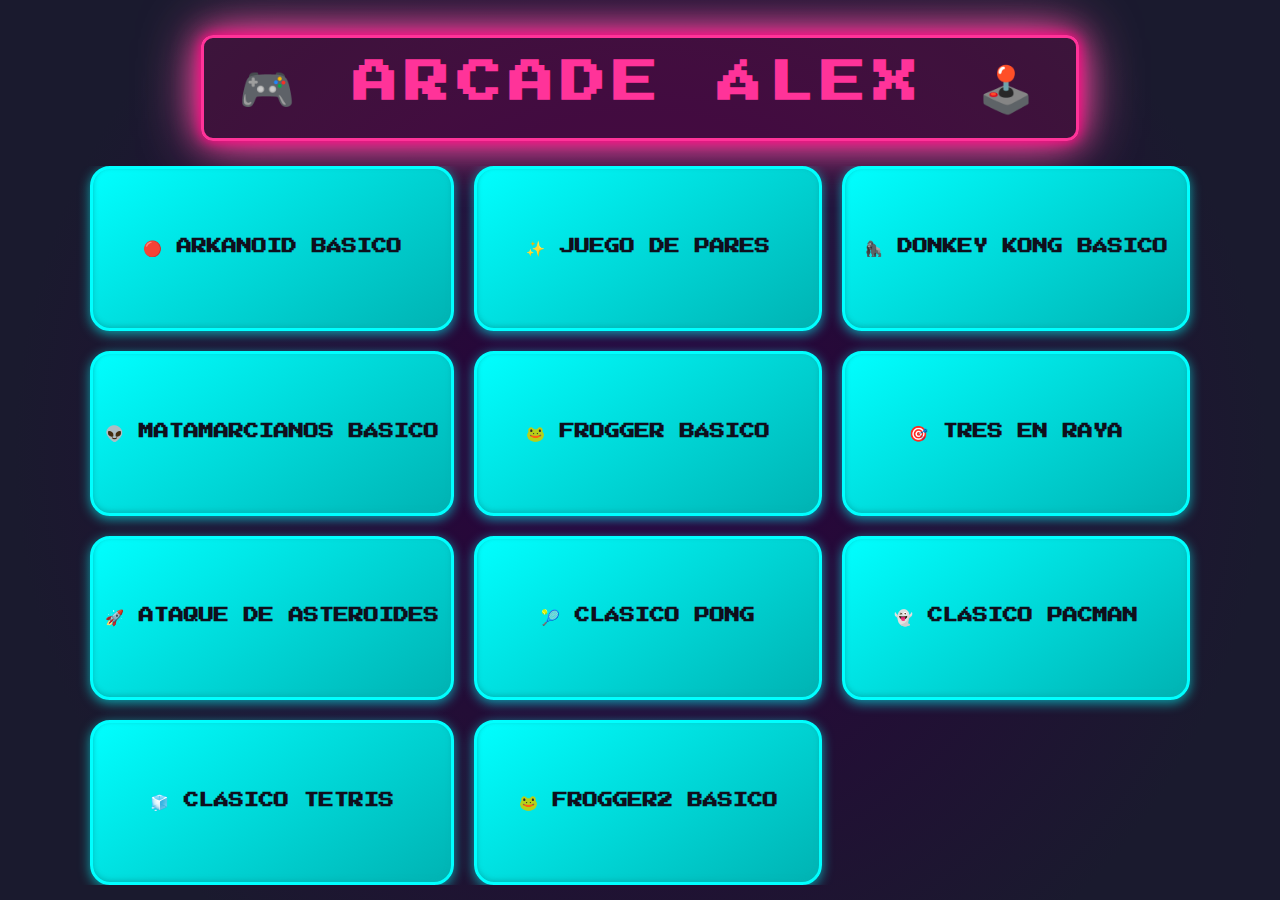
<file: index.html>
<!DOCTYPE html>
<html lang="es">
<head>
    <meta charset="UTF-8" />
    <meta name="viewport" content="width=device-width, initial-scale=1, maximum-scale=1" />
    <title>Arcade de Álex 🕹️ - Retro Mobile</title>
    <link href="https://fonts.googleapis.com/css2?family=Press+Start+2P&display=swap" rel="stylesheet" />
    <style>
        /* Base & Background */
        html, body {
            margin: 0;
            height: 100%;
            background: radial-gradient(circle at center, #2c003e, #1a1a2e 80%);
            font-family: 'Press Start 2P', cursive, monospace;
            color: #fff;
            overflow: hidden; /* Prevent body scroll */
        }
        body {
            display: flex;
            flex-direction: column;
            align-items: center;
            padding: 15px 10px;
            box-sizing: border-box;
        }

        /* Flickering Neon Animation */
        @keyframes flicker {
            0%, 19%, 21%, 23%, 25%, 54%, 56%, 100% {
                text-shadow:
                    0 0 5px #ff007f,
                    0 0 10px #ff007f,
                    0 0 20px #ff007f,
                    0 0 40px #ff007f;
                color: #ff66b2;
            }
            20%, 22%, 24%, 55% {
                text-shadow: none;
                color: #ff3399;
            }
        }

        /* Title */
        h1 {
            font-size: 1.4em;
            margin: 20px auto 15px;
            color: #ff3399;
            letter-spacing: 3px;
            padding: 12px 18px;
            border: 3px solid #ff3399;
            border-radius: 12px;
            background: rgba(255, 0, 127, 0.15);
            box-shadow:
                0 0 12px #ff007f,
                0 0 30px #ff3399,
                0 0 60px #ff66b2;
            animation: flicker 3s infinite alternate;
            user-select: none;
            max-width: 100%;
            word-break: break-word;
            text-align: center;
            width: fit-content;
        }

        /* Container: scrollable with all buttons visible */
        .arcade-container {
            display: grid;
            grid-template-columns: 1fr;
            gap: 12px;
            width: 100%;
            max-width: 400px;
            padding: 0 5px;
            flex-grow: 1;
            overflow-y: auto; /* Scroll inside container */
            -webkit-overflow-scrolling: touch;
            scrollbar-width: thin;
            scrollbar-color: #ff3399 transparent;
        }
        /* Optional scrollbar styling for WebKit */
        .arcade-container::-webkit-scrollbar {
            width: 8px;
        }
        .arcade-container::-webkit-scrollbar-track {
            background: transparent;
        }
        .arcade-container::-webkit-scrollbar-thumb {
            background-color: #ff3399;
            border-radius: 4px;
        }

        /* Buttons */
        .boton-juego {
            display: flex;
            justify-content: center;
            align-items: center;
            padding: 14px 8px;
            font-size: 0.75em;
            font-weight: 700;
            text-transform: uppercase;
            color: #0f0f1c;
            background: linear-gradient(145deg, #00ffff, #00b3b3);
            border-radius: 16px;
            border: 2.5px solid #00ffff;
            box-shadow:
                0 3px 12px rgba(0, 255, 255, 0.6),
                inset 0 -2px 5px rgba(0, 179, 179, 0.8);
            text-decoration: none;
            cursor: pointer;
            transition: all 0.3s ease;
            min-height: 50px;
            user-select: none;
            text-align: center;
            white-space: nowrap;
        }
        .boton-juego:hover,
        .boton-juego:focus {
            background: linear-gradient(145deg, #ff007f, #cc0066);
            color: #fff;
            border-color: #ff66b2;
            box-shadow:
                0 0 18px #ff3399,
                inset 0 2px 6px #ff66b2;
            transform: scale(1.05);
            outline: none;
        }
        .boton-juego:active {
            transform: scale(0.97);
            box-shadow:
                0 0 8px #cc0066,
                inset 0 1px 3px #b30059;
        }

        /* Responsive Larger Screens */
        @media (min-width: 600px) {
            h1 {
                font-size: 2.8em;
                margin: 20px auto 25px;
                letter-spacing: 7px;
                padding: 22px 35px;
                width: fit-content;
                text-align: center;
            }
            .arcade-container {
                grid-template-columns: repeat(2, 1fr);
                gap: 20px;
                max-width: 800px;
                padding: 0 15px;
                flex-grow: 1;
            }
            .boton-juego {
                font-size: 0.95em;
                min-height: 70px;
                padding: 22px 12px;
                border-radius: 20px;
                border-width: 3px;
            }
        }
        @media (min-width: 1024px) {
            .arcade-container {
                grid-template-columns: repeat(3, 1fr);
                max-width: 1100px;
            }
        }
    </style>
</head>
<body>
    <h1>🎮 ARCADE ÁLEX 🕹️</h1>
    <div class="arcade-container" tabindex="0" aria-label="Lista de juegos arcade">
        <a class="boton-juego" href="arkanoid.html" target="_blank" rel="noopener">🔴 Arkanoid Básico</a>
        <a class="boton-juego" href="memoria.html" target="_blank" rel="noopener">✨ Juego de Pares</a>
        <a class="boton-juego" href="donkeykong.html" target="_blank" rel="noopener">🦍 Donkey Kong Básico</a>
        <a class="boton-juego" href="matamarcianos.html" target="_blank" rel="noopener">👽 Matamarcianos Básico</a>
        <a class="boton-juego" href="frogger.html" target="_blank" rel="noopener">🐸 Frogger Básico</a>
        <a class="boton-juego" href="tictactoe.html" target="_blank" rel="noopener">🎯 Tres en Raya</a>
        <a class="boton-juego" href="asteroides.html" target="_blank" rel="noopener">🚀 Ataque de Asteroides</a>
        <a class="boton-juego" href="pong.html" target="_blank" rel="noopener">🎾 Clásico Pong</a>
        <a class="boton-juego" href="pacman.html" target="_blank" rel="noopener">👻 Clásico Pacman</a>
        <a class="boton-juego" href="tetris.html" target="_blank" rel="noopener">🧊 Clásico Tetris</a>
        <a class="boton-juego" href="rana2.html" target="_blank" rel="noopener">🐸 Frogger2 Básico</a>
    </div>
</body>
</html>
</file>
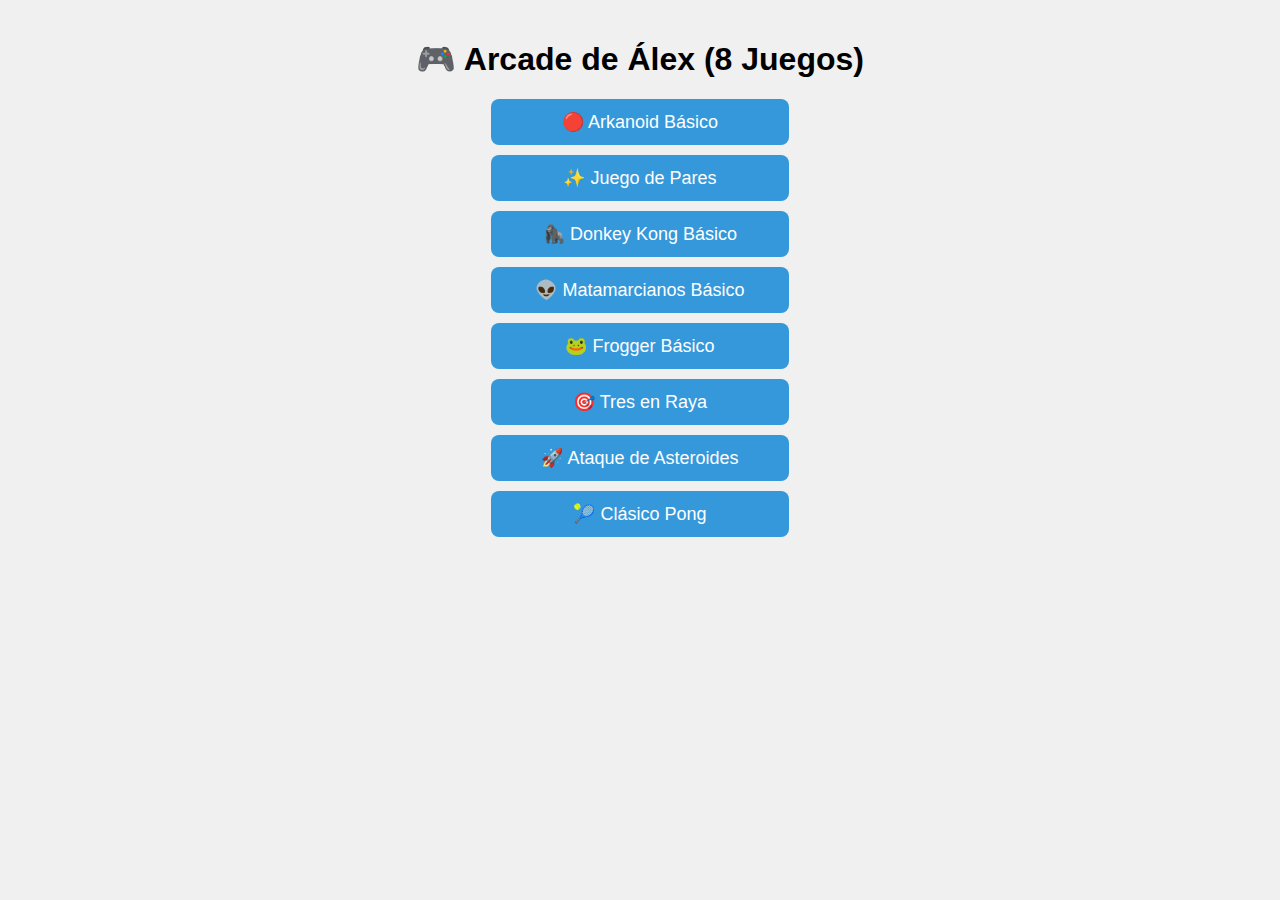
<file: Alex/index.html>
<!DOCTYPE html>
<html lang="es">
<head>
  <meta charset="UTF-8">
  <title>Arcade de Álex 🕹️</title>
  <style>
    body {
      font-family: sans-serif;
      text-align: center;
      background-color: #f0f0f0;
    }
    h1 {
      margin-top: 40px;
    }
    .boton-juego {
      display: block;
      margin: 10px auto;
      padding: 12px 24px;
      font-size: 18px;
      background-color: #3498db;
      color: white;
      border: none;
      border-radius: 8px;
      cursor: pointer;
      width: 250px;
      text-decoration: none;
    }
    .boton-juego:hover {
      background-color: #2980b9;
    }
  </style>
</head>
<body>
  <h1>🎮 Arcade de Álex (8 Juegos)</h1>

  <a class="boton-juego" href="arkanoid.html" target="_blank">🔴 Arkanoid Básico</a>
  <a class="boton-juego" href="memoria.html" target="_blank">✨ Juego de Pares</a>
  <a class="boton-juego" href="donkeykong.html" target="_blank">🦍 Donkey Kong Básico</a>
  <a class="boton-juego" href="matamarcianos.html" target="_blank">👽 Matamarcianos Básico</a>
  <a class="boton-juego" href="frogger.html" target="_blank">🐸 Frogger Básico</a>
  <a class="boton-juego" href="tictactoe.html" target="_blank">🎯 Tres en Raya</a>
  <a class="boton-juego" href="asteroides.html" target="_blank">🚀 Ataque de Asteroides</a>
  <a class="boton-juego" href="pong.html" target="_blank">🎾 Clásico Pong</a>

</body>
</html>
</file>
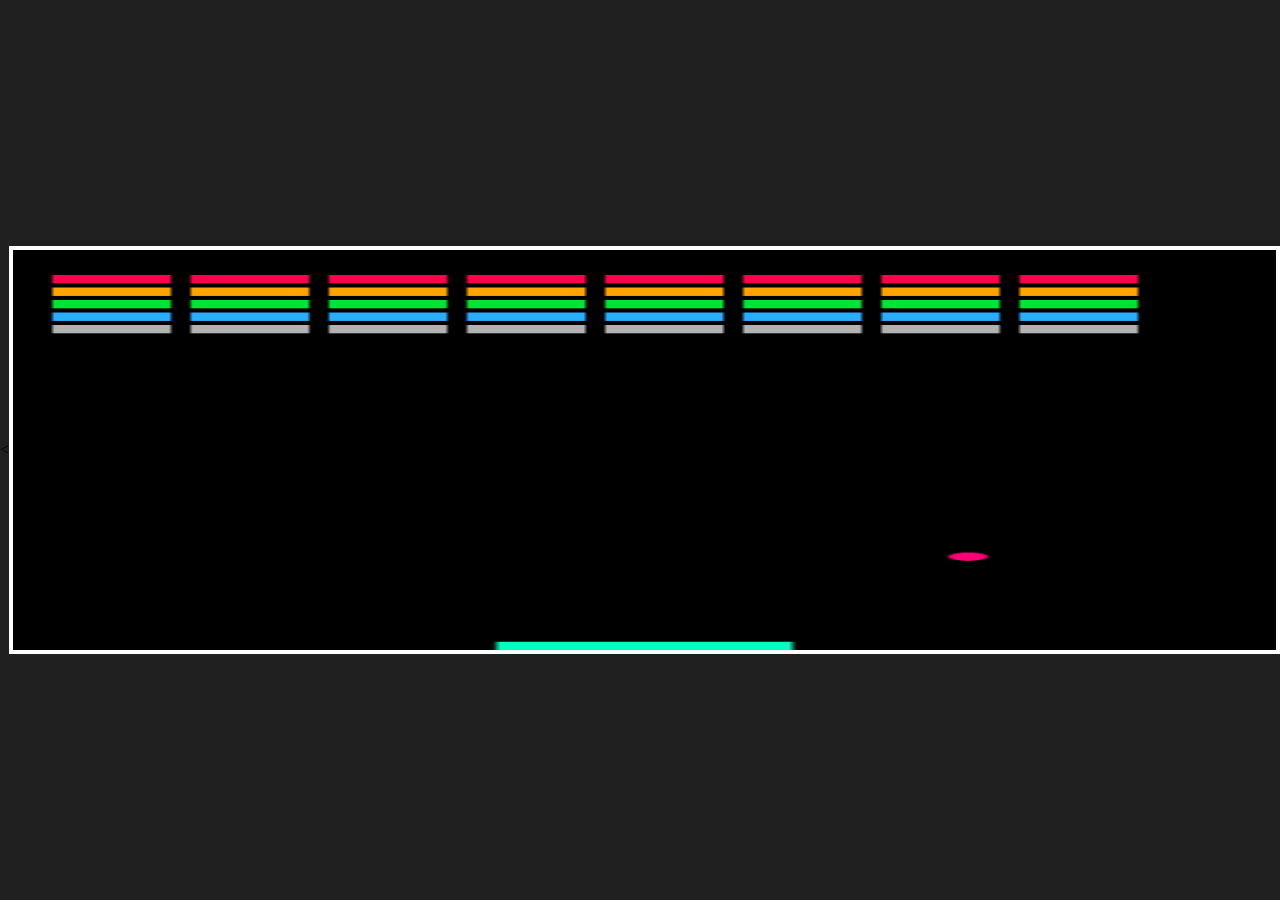
<file: arkanoid.html>
<!DOCTYPE html>
<html>
<head>
    <title>Arcanoid Táctil Básico</title>
    <meta name="viewport" content="width=device-width, initial-scale=1.0, maximum-scale=1.0, user-scalable=no">
    <<style>
    body {
        margin: 0;
        background: #202020;
        display: flex;
        justify-content: center;
        align-items: center;
        height: 100vh;
        touch-action: none;
        overflow: hidden;
    }
    canvas {
        border: 4px solid #fff;
        background: #000;
        display: block;
        width: 100vw;
        height: calc(100vh - 80px); /* deja espacio para la barra del navegador */
        max-height: 400px; /* límite para evitar que se esconda la paleta */
    }
</style>
    
</head>
<body>
    <canvas id="juegoCanvas" width="320" height="480"></canvas>
    <script>
        const canvas = document.getElementById("juegoCanvas");
        const ctx = canvas.getContext("2d");

        // Escalado visual para ocupar toda la pantalla
        function ajustarCanvas() {
            canvas.style.width = window.innerWidth + "px";
            canvas.style.height = window.innerHeight + "px";
        }
        window.addEventListener("resize", ajustarCanvas);
        ajustarCanvas();

        const ancho = canvas.width;
        const alto = canvas.height;

        const paletaAltura = 10;
        const paletaAncho = 75;
        let paletaX = (ancho - paletaAncho) / 2;

        let bolaRadio = 5;
        let bolaX = ancho / 2;
        let bolaY = alto - 30;
        let velocidadX = 2;
        let velocidadY = -2;

        const ladrilloFila = 5;
        const ladrilloColumna = 8;
        const ladrilloAncho = 30;
        const ladrilloAltura = 10;
        const ladrilloPadding = 5;
        const ladrilloOffsetSuperior = 30;
        const ladrilloOffsetIzquierda = 10;

        const colores = ["#FF004D", "#FFA300", "#00E436", "#29ADFF", "#B2B2B2"];

        let bloques = [];
        for(let c=0; c<ladrilloColumna; c++) {
            bloques[c] = [];
            for(let r=0; r<ladrilloFila; r++) {
                bloques[c][r] = {
                    x: 0,
                    y: 0,
                    status: 1,
                    color: colores[r % colores.length]
                };
            }
        }

        function dibujarBola() {
            ctx.beginPath();
            ctx.arc(bolaX, bolaY, bolaRadio, 0, Math.PI * 2);
            ctx.fillStyle = "#FF0077";
            ctx.fill();
            ctx.closePath();
        }

        function dibujarPaleta() {
            ctx.beginPath();
            ctx.rect(paletaX, alto - paletaAltura, paletaAncho, paletaAltura);
            ctx.fillStyle = "#00FFC0";
            ctx.fill();
            ctx.closePath();
        }

        function dibujarBloques() {
            for(let c=0; c<ladrilloColumna; c++) {
                for(let r=0; r<ladrilloFila; r++) {
                    const b = bloques[c][r];
                    if(b.status == 1) {
                        const x = (c * (ladrilloAncho + ladrilloPadding)) + ladrilloOffsetIzquierda;
                        const y = (r * (ladrilloAltura + ladrilloPadding)) + ladrilloOffsetSuperior;
                        b.x = x;
                        b.y = y;

                        ctx.beginPath();
                        ctx.rect(x, y, ladrilloAncho, ladrilloAltura);
                        ctx.fillStyle = b.color;
                        ctx.fill();
                        ctx.closePath();
                    }
                }
            }
        }

        function colisionBloques() {
            for(let c=0; c<ladrilloColumna; c++) {
                for(let r=0; r<ladrilloFila; r++) {
                    const b = bloques[c][r];
                    if(b.status == 1) {
                        if(bolaX > b.x && bolaX < b.x + ladrilloAncho &&
                           bolaY > b.y && bolaY < b.y + ladrilloAltura) {
                            velocidadY = -velocidadY;
                            b.status = 0;
                        }
                    }
                }
            }
        }

        function moverPaleta(clientX) {
            const rect = canvas.getBoundingClientRect();
            let x = clientX - rect.left;
            paletaX = x - paletaAncho / 2;
            if (paletaX < 0) paletaX = 0;
            if (paletaX + paletaAncho > ancho) paletaX = ancho - paletaAncho;
        }

        canvas.addEventListener('mousemove', e => moverPaleta(e.clientX));
        canvas.addEventListener('touchmove', e => {
            e.preventDefault();
            if(e.touches.length > 0) moverPaleta(e.touches[0].clientX);
        });

        function dibujar() {
            ctx.clearRect(0, 0, ancho, alto);
            dibujarBloques();
            dibujarBola();
            dibujarPaleta();
            colisionBloques();

            bolaX += velocidadX;
            bolaY += velocidadY;

            if(bolaX + velocidadX > ancho - bolaRadio || bolaX + velocidadX < bolaRadio) {
                velocidadX = -velocidadX;
            }
            if(bolaY + velocidadY < bolaRadio) {
                velocidadY = -velocidadY;
            }

            if(bolaY + velocidadY > alto - bolaRadio - paletaAltura) {
                if(bolaX > paletaX && bolaX < paletaX + paletaAncho) {
                    velocidadY = -velocidadY;
                } else if (bolaY + velocidadY > alto - bolaRadio) {
                    alert("¡FIN DEL JUEGO!");
                    document.location.reload();
                }
            }

            requestAnimationFrame(dibujar);
        }

        dibujar();
    </script>
</body>
</html>
</file>
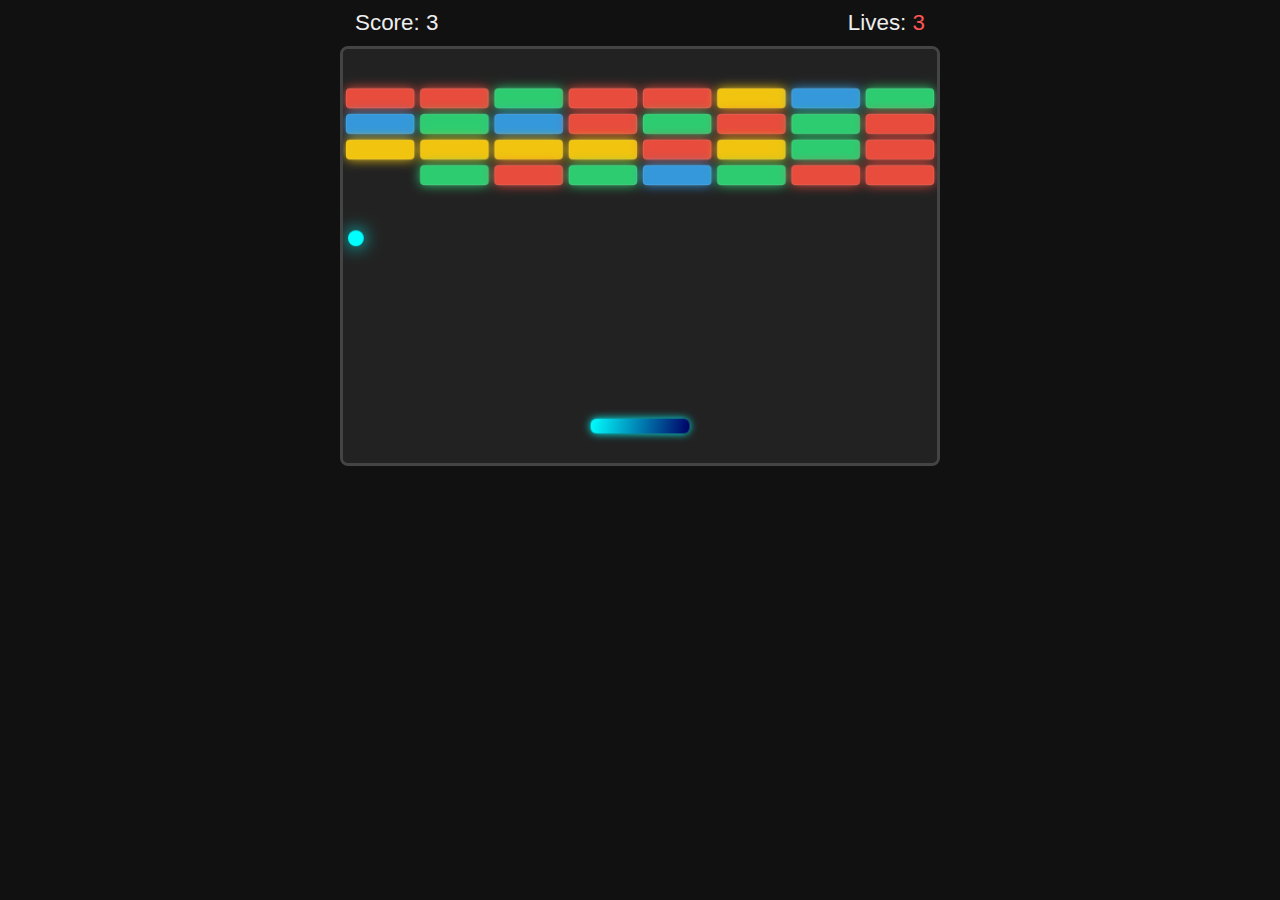
<file: arkanoid2.html>
<!DOCTYPE html>
<html lang="es">
<head>
<meta charset="UTF-8" />
<meta name="viewport" content="width=device-width, initial-scale=1, maximum-scale=1, user-scalable=no" />
<title>Arkanoid Educativo</title>
<style>
* { box-sizing: border-box; }
html, body {
    margin: 0; padding: 0; height: 100%;
    background: #111;
    display: flex;
    flex-direction: column;
    align-items: center; /* Centra horizontalmente los elementos del body */
    color: #eee;
    font-family: Arial, sans-serif;
    user-select: none;
    -webkit-tap-highlight-color: transparent;
    width: 100%;
}
#scoreboard {
    width: 100%;
    max-width: 600px;
    display: flex;
    justify-content: space-between;
    font-size: 1.4rem;
    padding: 10px 15px;
    box-sizing: border-box;
}
#lives {
    color: #ff5555;
}
#completionMessage {
    margin-top: 10px;
    font-size: 1.6rem;
    font-weight: bold;
    color: #0ff;
    text-align: center;
    min-height: 40px;
    user-select: text;
}
canvas {
    background: #222;
    border: 3px solid #444;
    border-radius: 8px;
    touch-action: none;
    max-width: 100vw;
    height: 70vw;
    max-height: 450px;
    width: 100%;
    display: block;
    margin: 0 auto; /* ✅ Corrección de centrado */
}
</style>
</head>
<body>

<div id="scoreboard" aria-live="polite" aria-atomic="true">
    <div>Score: <span id="score">0</span></div>
    <div>Lives: <span id="lives">3</span></div>
</div>

<canvas id="gameCanvas" width="600" height="420" aria-label="Área de juego Arkanoid educativo" role="img" tabindex="0"></canvas>

<div id="completionMessage" aria-live="assertive" aria-atomic="true"></div>

<script>
(() => {
    const canvas = document.getElementById('gameCanvas');
    const ctx = canvas.getContext('2d');

    // **PUNTO 1: Definición de dimensiones para el juego (basado en los atributos del canvas)**
    const WIDTH = 600;
    const HEIGHT = 420;

    // DPI fix for sharpness on HD/mobile screens
    function fixDPI() {
        let dpi = window.devicePixelRatio || 1;
        canvas.width = WIDTH * dpi;
        canvas.height = HEIGHT * dpi;
        canvas.style.width = WIDTH + 'px';
        canvas.style.height = HEIGHT + 'px';
        ctx.scale(dpi, dpi);
    }
    fixDPI();

    // Constants for game elements
    const PADDLE_WIDTH = 100;
    const PADDLE_HEIGHT = 15;
    const PADDLE_Y_OFFSET = 30;
    const BALL_RADIUS = 8;

    const BLOCK_COLS = 8;
    const INITIAL_BLOCK_ROWS = 4;
    const BLOCK_WIDTH = WIDTH / BLOCK_COLS - 6;
    const BLOCK_HEIGHT = 20;
    const BLOCK_PADDING = 6;
    const BLOCK_OFFSET_TOP = 40;

    // Blocks colors and scores
    const BLOCK_TYPES = [
        { color: '#e74c3c', score: 7 }, 
        { color: '#f1c40f', score: 5 }, 
        { color: '#3498db', score: 3 }, 
        { color: '#2ecc71', score: 1 } 
    ];

    // UI elements
    const scoreElem = document.getElementById('score');
    const livesElem = document.getElementById('lives');
    const completionMessageElem = document.getElementById('completionMessage');

    // Game state variables
    let paddleX = (WIDTH - PADDLE_WIDTH) / 2;
    let score = 0;
    let lives = 3; 

    // **PUNTO 2: Inicialización de la bola (corregido)**
    let ballX = WIDTH / 2;
    let ballY = HEIGHT - PADDLE_Y_OFFSET - PADDLE_HEIGHT - BALL_RADIUS;

    // Ball state & velocity scaling
    const ballSpeedBase = 7;
    let ballSpeedMultiplier = 1;
    let ballDX = ballSpeedBase * (Math.random() < 0.5 ? -1 : 1);
    let ballDY = -ballSpeedBase;

    // Blocks collection
    let blocks = [];

    // Timers
    let lastRowAddTime = 0;
    const ROW_ADD_INTERVAL = 15000; 
    const SPEED_INCREASE_INTERVAL = 12000; 
    const SPEED_INCREMENT = 0.12;
    let lastSpeedIncreaseTime = 0;

    // Game end flag
    let gameEnded = false;

    const TARGET_SCORE = null;

    // --- Funciones de Lógica del Juego (No cambiadas) ---

    function initBlocks() {
        blocks = [];
        for (let r = 0; r < INITIAL_BLOCK_ROWS; r++) {
            blocks[r] = [];
            for (let c = 0; c < BLOCK_COLS; c++) {
                const typeIdx = Math.floor(Math.random() * BLOCK_TYPES.length);
                blocks[r][c] = {
                    x: c * (BLOCK_WIDTH + BLOCK_PADDING) + BLOCK_PADDING / 2,
                    y: r * (BLOCK_HEIGHT + BLOCK_PADDING) + BLOCK_OFFSET_TOP,
                    status: 1,
                    type: BLOCK_TYPES[typeIdx]
                };
            }
        }
    }
    initBlocks();

    function addBlockRow() {
        if (gameEnded) return;
        for (let r = blocks.length - 1; r >= 0; r--) {
            for (let c = 0; c < BLOCK_COLS; c++) {
                if (blocks[r][c].status &&
                    blocks[r][c].y + BLOCK_HEIGHT + (BLOCK_HEIGHT + BLOCK_PADDING) > HEIGHT - PADDLE_Y_OFFSET - PADDLE_HEIGHT - BALL_RADIUS*2) {
                    loseLife();
                    return;
                }
                blocks[r][c].y += BLOCK_HEIGHT + BLOCK_PADDING;
            }
        }
        let newRow = [];
        for (let c = 0; c < BLOCK_COLS; c++) {
            const typeIdx = Math.floor(Math.random() * BLOCK_TYPES.length);
            newRow[c] = {
                x: c * (BLOCK_WIDTH + BLOCK_PADDING) + BLOCK_PADDING / 2,
                y: BLOCK_OFFSET_TOP,
                status: 1,
                type: BLOCK_TYPES[typeIdx]
            };
        }
        blocks.unshift(newRow);
    }

    function drawPaddle() {
        const grad = ctx.createLinearGradient(paddleX, HEIGHT - PADDLE_Y_OFFSET - PADDLE_HEIGHT, paddleX + PADDLE_WIDTH, HEIGHT - PADDLE_Y_OFFSET);
        grad.addColorStop(0, '#0ff');
        grad.addColorStop(1, '#006');
        ctx.beginPath();
        ctx.roundRect(paddleX, HEIGHT - PADDLE_Y_OFFSET - PADDLE_HEIGHT, PADDLE_WIDTH, PADDLE_HEIGHT, 6);
        ctx.fillStyle = grad;
        ctx.shadowColor = '#0ff';
        ctx.shadowBlur = 8;
        ctx.fill();
        ctx.shadowBlur = 0;
        ctx.closePath();
    }

    function drawBall() {
        ctx.beginPath();
        ctx.arc(ballX, ballY, BALL_RADIUS, 0, Math.PI * 2);
        ctx.fillStyle = '#0ff';
        ctx.shadowColor = '#0ff';
        ctx.shadowBlur = 18;
        ctx.fill();
        ctx.shadowBlur = 0;
        ctx.closePath();
    }

    function drawBlocks() {
        for (let r = 0; r < blocks.length; r++) {
            for (let c = 0; c < blocks[r].length; c++) {
                let b = blocks[r][c];
                if (b.status) {
                    ctx.beginPath();
                    ctx.roundRect(b.x, b.y, BLOCK_WIDTH, BLOCK_HEIGHT, 4);
                    ctx.fillStyle = b.type.color;
                    ctx.shadowColor = b.type.color;
                    ctx.shadowBlur = 12;
                    ctx.fill();
                    ctx.shadowBlur = 0;
                    ctx.strokeStyle = 'rgba(255,255,255,0.15)';
                    ctx.stroke();
                    ctx.closePath();
                }
            }
        }
    }

    function constrainPaddle() {
        if (paddleX < 0) paddleX = 0;
        if (paddleX + PADDLE_WIDTH > WIDTH) paddleX = WIDTH - PADDLE_WIDTH;
    }

    function collisionDetection() {
        if (gameEnded) return;
        outer:
        for (let r = 0; r < blocks.length; r++) {
            for (let c = 0; c < blocks[r].length; c++) {
                let b = blocks[r][c];
                if (b.status) {
                    if (
                        ballX > b.x &&
                        ballX < b.x + BLOCK_WIDTH &&
                        ballY - BALL_RADIUS < b.y + BLOCK_HEIGHT &&
                        ballY + BALL_RADIUS > b.y
                    ) {
                        ballDY = -ballDY;
                        b.status = 0;
                        score += b.type.score;
                        updateScore();

                        if (TARGET_SCORE !== null) {
                            if (score >= TARGET_SCORE) endGame(true);
                        } else {
                            if (blocks.every(row => row.every(bl => bl.status === 0))) {
                                endGame(true);
                            }
                        }
                        break outer;
                    }
                }
            }
        }
    }

    function updateScore() {
        scoreElem.textContent = score;
    }
    function updateLives() {
        livesElem.textContent = lives;
    }

    function loseLife() {
        if (gameEnded) return;
        lives--;
        updateLives();
        if (lives <= 0) {
            endGame(false);
        } else {
            resetBallAndPaddle();
        }
    }

    function resetBallAndPaddle() {
        ballX = WIDTH / 2;
        ballY = HEIGHT - PADDLE_Y_OFFSET - PADDLE_HEIGHT - BALL_RADIUS;
        ballSpeedMultiplier = 1;
        ballDX = ballSpeedBase * ballSpeedMultiplier * (Math.random() < 0.5 ? -1 : 1);
        ballDY = -ballSpeedBase * ballSpeedMultiplier;
        paddleX = (WIDTH - PADDLE_WIDTH) / 2;
    }

    function moveBall() {
        if (gameEnded) return;
        ballX += ballDX;
        ballY += ballDY;

        // Rebote paredes izquierda/derecha
        if (ballX + BALL_RADIUS > WIDTH) {
            ballX = WIDTH - BALL_RADIUS;
            ballDX = -ballDX;
        }
        if (ballX - BALL_RADIUS < 0) {
            ballX = BALL_RADIUS;
            ballDX = -ballDX;
        }
        // Rebote techo
        if (ballY - BALL_RADIUS < 0) {
            ballY = BALL_RADIUS;
            ballDY = -ballDY;
        }
        // Rebote paddle
        if (
            ballY + BALL_RADIUS >= HEIGHT - PADDLE_Y_OFFSET - PADDLE_HEIGHT &&
            ballX > paddleX &&
            ballX < paddleX + PADDLE_WIDTH &&
            ballDY > 0
        ) {
            ballY = HEIGHT - PADDLE_Y_OFFSET - PADDLE_HEIGHT - BALL_RADIUS;
            ballDY = -ballDY;

            // Ajustar velocidad horizontal según posición en el paddle
            let hitPos = ballX - (paddleX + PADDLE_WIDTH / 2);
            ballDX = hitPos * 0.18;

            // Normalizar para que la velocidad total siga constante y aumente
            const speed = Math.sqrt(ballDX*ballDX + ballDY*ballDY);
            const targetSpeed = ballSpeedBase * ballSpeedMultiplier;
            ballDX = (ballDX / speed) * targetSpeed;
            ballDY = (ballDY / speed) * targetSpeed;
        }

        // Bola se cayó = pierde vida
        if (ballY - BALL_RADIUS > HEIGHT) {
            loseLife();
        }
    }

    // Control táctil para móvil
    canvas.addEventListener('touchmove', (e) => {
        e.preventDefault();
        const rect = canvas.getBoundingClientRect();
        if(e.touches.length > 0){
            let touchX = e.touches[0].clientX - rect.left;
            // Adaptar coordenada táctil a escala lógica del juego
            let gameX = touchX * (WIDTH / rect.width);
            paddleX = gameX - PADDLE_WIDTH / 2;
            constrainPaddle();
        }
    }, { passive: false });

    // Soporte mouse para pruebas escritorio
    canvas.addEventListener('mousemove', (e) => {
        const rect = canvas.getBoundingClientRect();
        let mouseX = e.clientX - rect.left;
        // Adaptar coordenada de ratón a escala lógica del juego
        let gameX = mouseX * (WIDTH / rect.width);
        paddleX = gameX - PADDLE_WIDTH / 2;
        constrainPaddle();
    });

    function increaseSpeed() {
        if (gameEnded) return;
        const now = Date.now();
        if (now - lastSpeedIncreaseTime > SPEED_INCREASE_INTERVAL) {
            ballSpeedMultiplier += SPEED_INCREMENT;
            // Ajustar vectores de velocidad proporcionalmente
            const speed = Math.sqrt(ballDX * ballDX + ballDY * ballDY);
            const newSpeed = ballSpeedBase * ballSpeedMultiplier;
            ballDX = (ballDX / speed) * newSpeed;
            ballDY = (ballDY / speed) * newSpeed;
            lastSpeedIncreaseTime = now;
        }
    }

    /**
     * Función encargada de gestionar el fin del juego y el retorno.
     */
    function endGame(win) {
        if (gameEnded) return;
        gameEnded = true;

        completionMessageElem.textContent = win ? '🎉 ¡Felicidades! Has ganado.' : '💀 Has perdido. Intenta de nuevo.';

        setTimeout(() => {
            try {
                // 1. Intenta llamar a la función en la ventana padre (si existe)
                if (window.parent && window.parent !== window && typeof window.parent.endGame === 'function') {
                    window.parent.endGame(win);
                } else {
                    // 2. Fallback seguro: Redirige la ventana actual (el iframe)
                    window.location.href = '/'; 
                }
            } catch (e) {
                // 3. Fallback si hay excepción (ej. error de origen cruzado)
                window.location.href = '/';
            }
        }, 2500); 
    }

    /**
     * Bucle principal del juego que actualiza y dibuja cada frame
     */
    function loop() {
        // Usar ctx.fillRect para dibujar el fondo evita parpadeos vs. ctx.clearRect
        ctx.fillStyle = '#222';
        ctx.fillRect(0, 0, WIDTH, HEIGHT);

        drawBlocks();
        drawPaddle();
        drawBall();

        moveBall();
        collisionDetection();

        if (Date.now() - lastRowAddTime > ROW_ADD_INTERVAL) {
            addBlockRow();
            lastRowAddTime = Date.now();
        }

        increaseSpeed();

        if (!gameEnded) {
            requestAnimationFrame(loop);
        }
    }

    // Polyfill roundRect (Necesario si no todos los navegadores lo soportan)
    if (!CanvasRenderingContext2D.prototype.roundRect) {
        CanvasRenderingContext2D.prototype.roundRect = function (x, y, w, h, r) {
            if (w < 2 * r) r = w / 2;
            if (h < 2 * r) r = h / 2;
            this.beginPath();
            this.moveTo(x + r, y);
            this.arcTo(x + w, y, x + w, y + h, r);
            this.arcTo(x + w, y + h, x, y + h, r);
            this.arcTo(x, y + h, x, y, r);
            this.arcTo(x, y, x + w, y, r);
            this.closePath();
            return this;
        }
    }

    // Inicializar y empezar
    updateScore();
    updateLives();
    lastRowAddTime = Date.now();
    lastSpeedIncreaseTime = Date.now();
    // No necesitamos llamar a resetBallAndPaddle() aquí porque la bola ya está inicializada.
    loop();

})();
</script>

</body>
</html>
</file>
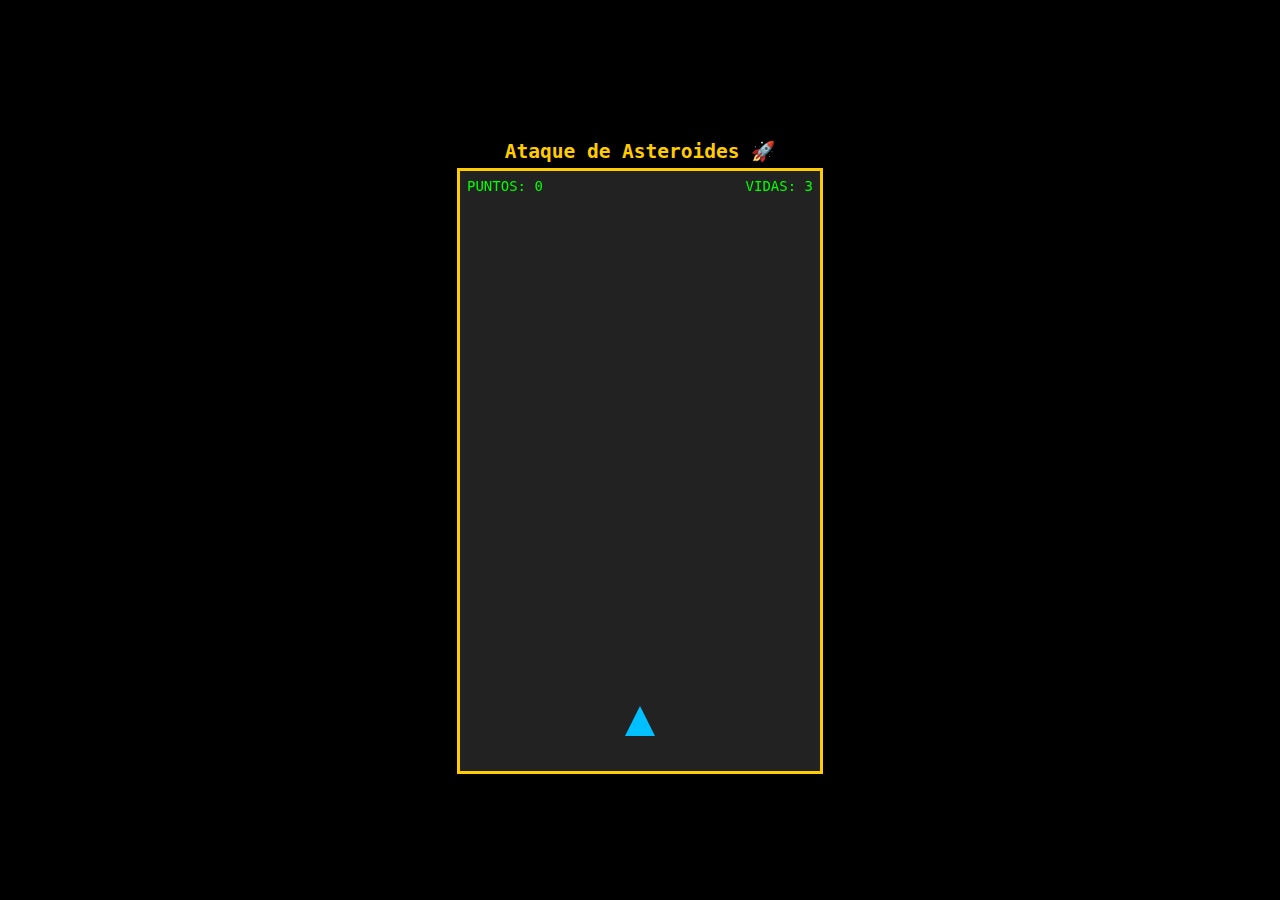
<file: asteroides.html>
<!DOCTYPE html>
<html>
<head>
  <title>Ataque de Asteroides 🚀</title>
  <meta name="viewport" content="width=device-width, initial-scale=1.0">
  <style>
    body {
      margin: 0;
      background-color: #000;
      display: flex;
      flex-direction: column;
      justify-content: center;
      align-items: center;
      min-height: 100vh;
      font-family: monospace;
      color: #fff;
      user-select: none;
      touch-action: none;
    }

    h1 {
      color: #ffcc00;
      margin-bottom: 5px;
      font-size: 1.5em;
    }

    #contenedorJuego {
      position: relative;
    }

    canvas {
      border: 3px solid #ffcc00;
      background: #111;
      display: block;
    }

    #hud {
      position: absolute;
      top: 5px;
      left: 5px;
      right: 5px;
      font-size: 14px;
      display: flex;
      justify-content: space-between;
      padding: 5px;
      color: #00ff00;
      pointer-events: none;
    }

    #mensajeFinal {
      position: absolute;
      top: 50%;
      left: 50%;
      transform: translate(-50%, -50%);
      background-color: rgba(0, 0, 0, 0.8);
      border: 3px solid #ffcc00;
      padding: 20px;
      text-align: center;
      display: none;
      z-index: 100;
    }

    #mensajeFinal button {
      padding: 10px 20px;
      font-size: 1em;
      cursor: pointer;
      background-color: #28a745;
      color: white;
      border: none;
      border-radius: 5px;
      margin-top: 10px;
    }
  </style>
</head>
<body>
  <h1>Ataque de Asteroides 🚀</h1>

  <div id="contenedorJuego">
    <canvas id="juegoCanvas" width="360" height="600"></canvas>
    <div id="hud">
      <span>PUNTOS: <span id="scoreDisplay">0</span></span>
      <span>VIDAS: <span id="livesDisplay">3</span></span>
    </div>
    <div id="mensajeFinal">
      <h2>¡GAME OVER!</h2>
      <p>Tu Puntuación Final: <span id="finalScore">0</span></p>
      <button onclick="iniciarJuego()">Volver a Jugar</button>
    </div>
  </div>

  <script>
    const canvas = document.getElementById("juegoCanvas");
    const ctx = canvas.getContext("2d");
    const ancho = canvas.width;
    const alto = canvas.height;

    const scoreDisplay = document.getElementById('scoreDisplay');
    const livesDisplay = document.getElementById('livesDisplay');
    const mensajeFinal = document.getElementById('mensajeFinal');
    const finalScore = document.getElementById('finalScore');

    let juegoActivo = false;
    let score = 0;
    let vidas = 3;
    let asteroides = [];
    let dificultad = 1.0;
    let generadorIntervalo;
    let bucleJuegoFrame;

    const nave = { x: ancho / 2, y: alto - 50, radio: 15, color: '#00BFFF' };

    const tiposAsteroide = [
      { emoji: "🪨", color: "#888", puntos: 10, velocidad: 2.5 },
      { emoji: "☄️", color: "#f80", puntos: 20, velocidad: 3.5 },
      { emoji: "💥", color: "#f00", puntos: 30, velocidad: 4.5 },
      { emoji: "🌑", color: "#333", puntos: 15, velocidad: 3.0 },
      { emoji: "🔮", color: "#6f0", puntos: 25, velocidad: 4.0 }
    ];

    function crearAsteroide() {
      const tipo = tiposAsteroide[Math.floor(Math.random() * tiposAsteroide.length)];
      const radio = 18;
      const x = Math.random() * (ancho - radio * 2) + radio;
      const y = -radio;

      asteroides.push({
        x: x,
        y: y,
        radio: radio,
        velocidadX: (Math.random() - 0.5) * 1.5,
        velocidadY: tipo.velocidad * dificultad,
        tipo: tipo,
        vida: 1
      });
    }

    function actualizarAsteroides() {
      for (let i = asteroides.length - 1; i >= 0; i--) {
        const a = asteroides[i];
        a.x += a.velocidadX;
        a.y += a.velocidadY;

        if (a.y > alto + a.radio) {
          asteroides.splice(i, 1);
          perderVida();
          continue;
        }

        const dx = a.x - nave.x;
        const dy = a.y - nave.y;
        const distancia = Math.sqrt(dx * dx + dy * dy);
        if (distancia < a.radio + nave.radio) {
          score += a.tipo.puntos;
          actualizarHUD();
          asteroides.splice(i, 1);
          perderVida();
        }
      }
    }

    function actualizarHUD() {
      scoreDisplay.textContent = score;
      livesDisplay.textContent = vidas;
    }

    function perderVida() {
      if (!juegoActivo) return;
      vidas--;
      actualizarHUD();
      if (vidas <= 0) terminarJuego();
    }

    function terminarJuego() {
      juegoActivo = false;
      clearInterval(generadorIntervalo);
      cancelAnimationFrame(bucleJuegoFrame);
      finalScore.textContent = score;
      mensajeFinal.style.display = 'block';
    }
    function dibujarNave() {
      ctx.fillStyle = nave.color;
      ctx.beginPath();
      ctx.moveTo(nave.x, nave.y - nave.radio);
      ctx.lineTo(nave.x - nave.radio, nave.y + nave.radio);
      ctx.lineTo(nave.x + nave.radio, nave.y + nave.radio);
      ctx.closePath();
      ctx.fill();
    }

    function dibujarAsteroides() {
      asteroides.forEach(a => {
        ctx.font = `${a.radio * 1.5}px monospace`;
        ctx.textAlign = "center";
        ctx.textBaseline = "middle";
        ctx.fillStyle = a.tipo.color;
        ctx.fillText(a.tipo.emoji, a.x, a.y);
      });
    }

    function dibujar() {
      if (!juegoActivo) return;
      ctx.clearRect(0, 0, ancho, alto);
      ctx.fillStyle = '#222';
      ctx.fillRect(0, 0, ancho, alto);
      actualizarAsteroides();
      dibujarAsteroides();
      dibujarNave();
      bucleJuegoFrame = requestAnimationFrame(dibujar);
    }

    function manejarToque(e) {
      e.preventDefault();
      if (!juegoActivo) return;

      const rect = canvas.getBoundingClientRect();
      const xToque = (e.clientX || e.touches[0].clientX) - rect.left;
      const yToque = (e.clientY || e.touches[0].clientY) - rect.top;

      for (let i = asteroides.length - 1; i >= 0; i--) {
        const a = asteroides[i];
        const distancia = Math.sqrt((xToque - a.x) ** 2 + (yToque - a.y) ** 2);
        if (distancia < a.radio) {
          a.vida--;
          score += a.tipo.puntos;
          actualizarHUD();
          if (a.vida <= 0) {
            asteroides.splice(i, 1);
            score += 50;
            dificultad += 0.05;
          } else {
            a.tipo.color = '#FF4500';
          }
          return;
        }
      }
    }

    canvas.addEventListener('mousedown', manejarToque);
    canvas.addEventListener('touchstart', manejarToque);

    function iniciarJuego() {
      score = 0;
      vidas = 3;
      dificultad = 1.0;
      asteroides = [];
      juegoActivo = true;
      mensajeFinal.style.display = 'none';
      actualizarHUD();
      clearInterval(generadorIntervalo);
      generadorIntervalo = setInterval(crearAsteroide, 1000 / dificultad);
      cancelAnimationFrame(bucleJuegoFrame);
      dibujar();
    }

    iniciarJuego();
  </script>
</body>
</html>
</file>
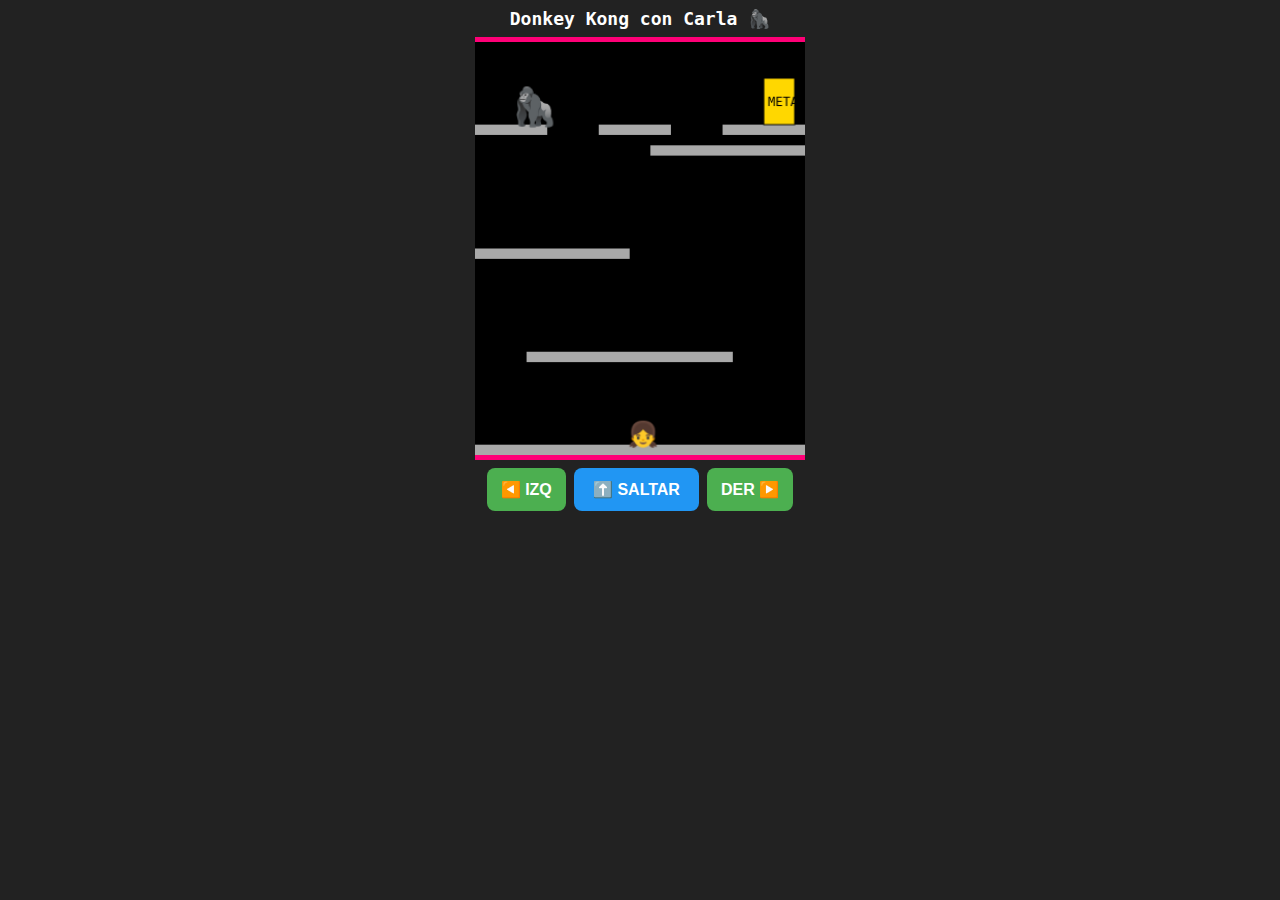
<file: donkeykong.html>
<!DOCTYPE html>
<html lang="es">
<head>
  <meta charset="UTF-8">
  <meta name="viewport" content="width=device-width, initial-scale=1.0">
  <title>Donkey Kong con Carla</title>
  <style>
    html, body {
      margin: 0;
      padding: 0;
      background-color: #222;
      font-family: monospace;
      color: white;
      display: flex;
      flex-direction: column;
      align-items: center;
      height: 100vh;
      overflow: hidden;
    }

    canvas {
      border: 5px solid #ff0077;
      background: #000;
      display: block;
      width: 100%;
      max-width: 360px;
      height: auto;
      aspect-ratio: 4 / 5;
    }

    #controlesTactiles {
      display: flex;
      justify-content: space-between;
      width: 100%;
      max-width: 360px;
      padding: 8px;
      box-sizing: border-box;
    }

    .botonControl {
      padding: 12px 8px;
      font-size: 16px;
      font-weight: bold;
      color: white;
      background-color: #4CAF50;
      border: none;
      border-radius: 8px;
      cursor: pointer;
      user-select: none;
      flex-grow: 1;
      margin: 0 4px;
    }

    .botonControl.salto {
      flex-grow: 2;
      background-color: #2196F3;
    }

    h2 {
      font-size: 18px;
      margin: 8px 0;
    }
  </style>
</head>
<body>
  <h2>Donkey Kong con Carla 🦍</h2>
  <canvas id="juegoCanvas" width="320" height="400"></canvas>
  <div id="controlesTactiles">
    <button class="botonControl" data-key="ArrowLeft">◀️ IZQ</button>
    <button class="botonControl salto" data-key=" ">⬆️ SALTAR</button>
    <button class="botonControl" data-key="ArrowRight">DER ▶️</button>
  </div>
  <script>
    const canvas = document.getElementById("juegoCanvas");
    const ctx = canvas.getContext("2d");
    const ancho = canvas.width;
    const alto = canvas.height;

    let teclasPresionadas = {};
    const GRAVEDAD = 0.3;
    let juegoActivo = true;

    const ESTADO_INICIAL_CARLA = {
      ancho: 12,
      alto: 20,
      x: ancho / 2 - 6,
      y: alto - 30,
      velocidadX: 0,
      velocidadY: 0,
      velocidadMovimiento: 3,
      fuerzaSalto: -8.5,
      enElSuelo: true
    };

    let carla = { ...ESTADO_INICIAL_CARLA };
    let barriles = [];

    const donkeyKong = {
      ancho: 30,
      alto: 40,
      x: 20,
      y: 40,
      dirX: 1,
      velocidadMovimiento: 0.5,
      limiteDerecho: ancho - 50,
      limiteIzquierdo: 20,
      intervaloBarril: 2000,
      ultimoBarril: Date.now()
    };

    const meta = {
      x: ancho - 40,
      y: 35,
      ancho: 30,
      alto: 45
    };

    const plataformas = [
      { x: 0, y: alto - 10, ancho: ancho, alto: 10 },
      { x: 0, y: 80, ancho: 70, alto: 10 },
      { x: 120, y: 80, ancho: 70, alto: 10 },
      { x: 240, y: 80, ancho: ancho - 240, alto: 10 },
      { x: 50, y: alto - 100, ancho: 200, alto: 10 },
      { x: 0, y: alto - 200, ancho: 150, alto: 10 },
      { x: 170, y: alto - 300, ancho: 150, alto: 10 }
    ];

    function reiniciarJuego() {
      carla = { ...ESTADO_INICIAL_CARLA };
      barriles = [];
      juegoActivo = true;
    }

    function manejarDerrota() {
      alert("¡Fin del Juego! Presiona OK para continuar.");
      reiniciarJuego();
    }

    function crearBarril() {
      barriles.push({
        x: donkeyKong.x + donkeyKong.ancho / 2,
        y: donkeyKong.y + donkeyKong.alto,
        radio: 6,
        velocidadX: 0,
        velocidadY: 0,
        rodando: false,
        dirRodamiento: donkeyKong.dirX,
        velocidadRodamiento: 1.5
      });
      donkeyKong.ultimoBarril = Date.now();
    }

    function actualizarBarriles() {
      barriles = barriles.filter(b => b.y < alto + b.radio);

      barriles.forEach(b => {
        let enSuelo = false;

        if (b.rodando) {
          b.velocidadX = b.dirRodamiento * b.velocidadRodamiento;
          b.velocidadY = 0;
        } else {
          b.velocidadX = 0;
          b.velocidadY += GRAVEDAD;
        }

        plataformas.forEach(p => {
          if (b.x > p.x && b.x < p.x + p.ancho) {
            if (b.y + b.radio >= p.y && b.y + b.radio <= p.y + 5 && b.velocidadY >= 0) {
              b.y = p.y - b.radio;
              b.velocidadY = 0;
              enSuelo = true;
              b.rodando = true;
            }
          }
        });

        if (b.rodando) {
          let estaSobrePlataforma = false;
          plataformas.forEach(p => {
            if (p.y === b.y + b.radio && b.x > p.x && b.x < p.x + p.ancho) {
              estaSobrePlataforma = true;
            }
          });

          if (!estaSobrePlataforma) {
            b.rodando = false;
            b.velocidadX = 0;
            b.dirRodamiento *= -1;
          }
        }

        b.x += b.velocidadX;
        b.y += b.velocidadY;
      });
    }

    function comprobarColisionCarla() {
      barriles.forEach(b => {
        const dx = Math.abs((carla.x + carla.ancho / 2) - b.x);
        const dy = Math.abs((carla.y + carla.alto / 2) - b.y);
        if (dx < (carla.ancho / 2 + b.radio) && dy < (carla.alto / 2 + b.radio)) {
          manejarDerrota();
        }
      });

      if (
        carla.x < meta.x + meta.ancho && carla.x + carla.ancho > meta.x &&
        carla.y + carla.alto > meta.y && carla.y < meta.y + meta.alto
      ) {
        juegoActivo = false;
        alert("¡Carla ha alcanzado la puerta! ¡Has ganado!");
        reiniciarJuego();
      }
    }

    function manejarControles() {
      carla.velocidadX = 0;
      if (teclasPresionadas['ArrowLeft'] || teclasPresionadas['a']) {
        carla.velocidadX = -carla.velocidadMovimiento;
      }
      if (teclasPresionadas['ArrowRight'] || teclasPresionadas['d']) {
        carla.velocidadX = carla.velocidadMovimiento;
      }
      if (teclasPresionadas[' '] && carla.enElSuelo) {
        carla.velocidadY = carla.fuerzaSalto;
        carla.enElSuelo = false;
      }
    }

    function aplicarFisica() {
      if (!carla.enElSuelo) {
        carla.velocidadY += GRAVEDAD;
      }
      carla.x += carla.velocidadX;
      carla.y += carla.velocidadY;

      donkeyKong.x += donkeyKong.dirX * donkeyKong.velocidadMovimiento;
      if (donkeyKong.x > donkeyKong.limiteDerecho || donkeyKong.x < donkeyKong.limiteIzquierdo) {
        donkeyKong.dirX *= -1;
      }

      if (Date.now() - donkeyKong.ultimoBarril > donkeyKong.intervaloBarril) {
        crearBarril();
      }
    }

    function manejarColisiones() {
      let colisionEnSuelo = false;

      plataformas.forEach(p => {
        if (
          carla.x < p.x + p.ancho && carla.x + carla.ancho > p.x &&
          carla.y + carla.alto > p.y && carla.y < p.y + p.alto
        ) {
          if (carla.velocidadY >= 0 && carla.y + carla.alto <= p.y + 5) {
            carla.y = p.y - carla.alto;
            carla.velocidadY = 0;
            colisionEnSuelo = true;
          } else if (carla.velocidadY < 0) {
            carla.y = p.y + p.alto;
            carla.velocidadY = 0;
          }
        }
      });

      carla.enElSuelo = colisionEnSuelo;

      if (carla.x < 0) carla.x = 0;
      if (carla.x + carla.ancho > ancho) carla.x = ancho - carla.ancho;
      if (carla.y > alto) manejarDerrota();
    }
    function dibujarCarla() {
      const x = carla.x;
      const y = carla.y;
      const w = carla.ancho / 3;
      const h = carla.alto / 5;
      ctx.fillStyle = "#00BFFF";
      ctx.fillRect(x, y + h * 3, w * 3, h * 2);
      ctx.strokeStyle = "#000";
      ctx.strokeRect(x, y + h * 3, w * 3, h * 2);
      ctx.font = "24px Arial";
      ctx.fillText("👧", carla.x - 6, carla.y + carla.alto - 2);
    }

    function dibujarDonkeyKong() {
      ctx.font = "36px Arial";
      ctx.fillText("🦍", donkeyKong.x - 6, donkeyKong.y + donkeyKong.alto - 5);
    }

    function dibujarMeta() {
      ctx.fillStyle = "#FFD700";
      ctx.fillRect(meta.x, meta.y, meta.ancho, meta.alto);
      ctx.strokeStyle = "#000";
      ctx.strokeRect(meta.x, meta.y, meta.ancho, meta.alto);
      ctx.fillStyle = "#000";
      ctx.font = "12px monospace";
      ctx.fillText("META", meta.x + 4, meta.y + meta.alto / 2 + 4);
    }

    function dibujarBarriles() {
      barriles.forEach(b => {
        ctx.beginPath();
        ctx.arc(b.x, b.y, b.radio, 0, Math.PI * 2);
        ctx.fillStyle = "#FF8C00";
        ctx.fill();
        ctx.lineWidth = 2;
        ctx.strokeStyle = "#000";
        ctx.stroke();
        ctx.closePath();
      });
    }

    function dibujarPlataformas() {
      ctx.fillStyle = "#A9A9A9";
      plataformas.forEach(p => {
        ctx.fillRect(p.x, p.y, p.ancho, p.alto);
      });
    }

    function dibujar() {
      if (!juegoActivo) return;

      ctx.clearRect(0, 0, ancho, alto);

      dibujarPlataformas();
      dibujarMeta();
      dibujarDonkeyKong();
      dibujarBarriles();
      dibujarCarla();

      manejarControles();
      aplicarFisica();
      manejarColisiones();
      actualizarBarriles();
      comprobarColisionCarla();

      requestAnimationFrame(dibujar);
    }

    // Entradas de teclado
    document.addEventListener('keydown', (e) => {
      if ([' ', 'ArrowLeft', 'ArrowRight'].includes(e.key)) e.preventDefault();
      teclasPresionadas[e.key] = true;
    });

    document.addEventListener('keyup', (e) => {
      teclasPresionadas[e.key] = false;
    });

    // Entradas táctiles
    const botones = document.querySelectorAll('.botonControl');
    botones.forEach(boton => {
      const key = boton.dataset.key;

      boton.addEventListener('touchstart', (e) => {
        e.preventDefault();
        teclasPresionadas[key] = true;
      });

      boton.addEventListener('touchend', (e) => {
        e.preventDefault();
        teclasPresionadas[key] = false;
      });

      boton.addEventListener('mousedown', () => {
        teclasPresionadas[key] = true;
      });

      boton.addEventListener('mouseup', () => {
        teclasPresionadas[key] = false;
      });
    });

    // Iniciar juego
    reiniciarJuego();
    dibujar();
  </script>
</body>
</html>
</file>
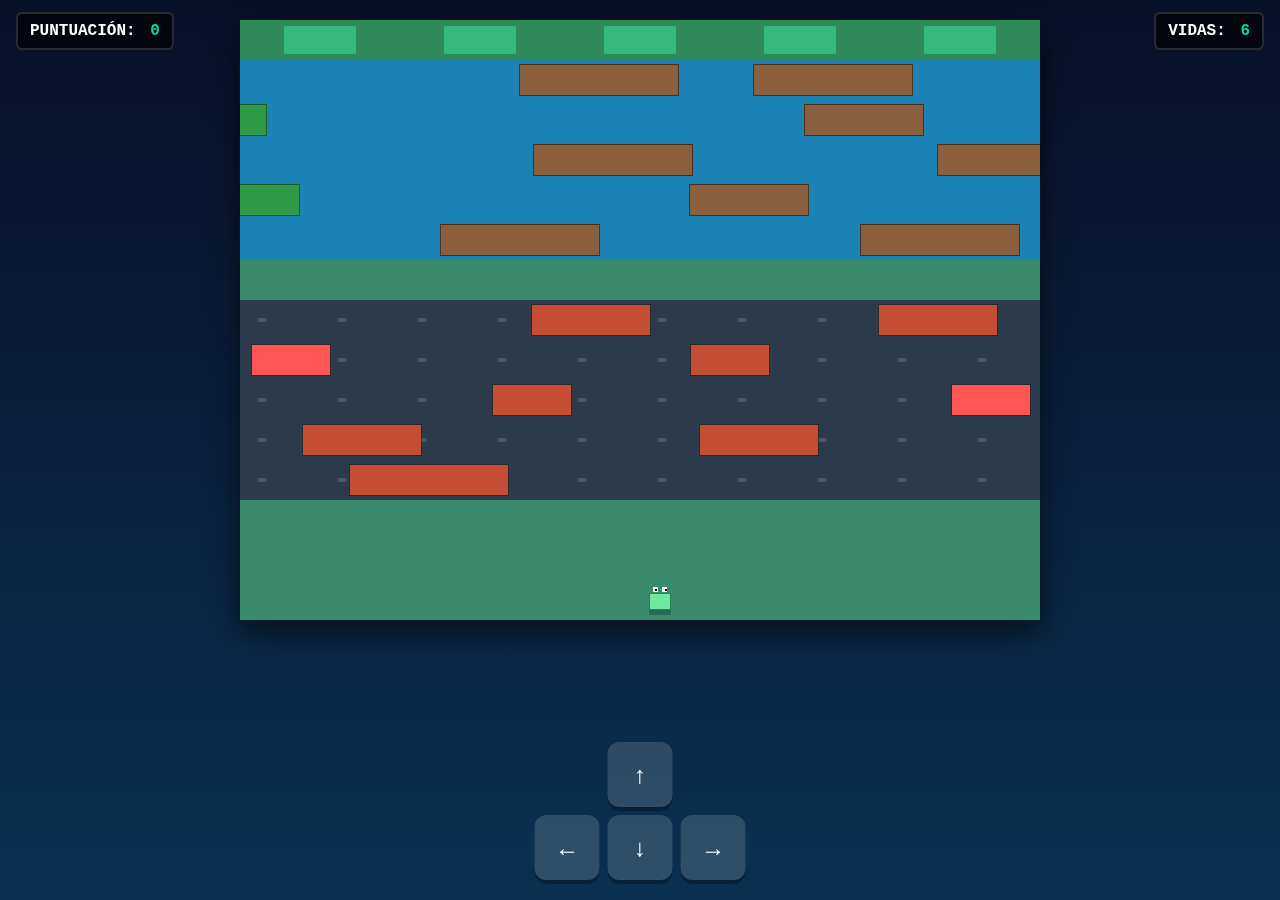
<file: frogger.html.html>
<!DOCTYPE html>
<html lang="es">
<head>
<meta charset="UTF-8" />
<meta name="viewport" content="width=device-width, initial-scale=1, maximum-scale=1, user-scalable=no" />
<title>Frogger Retro - Pixel</title>
<link rel="stylesheet" href="style.css" />
</head>
<body>

<div id="main-wrapper"> 
    
    <div id="hud">
        <div>Puntuación: <span id="score-value">0</span></div>
        <div>Vidas: <span id="lives-value">3</span></div>
    </div>
    
    <div id="game-container">
        <canvas id="gameCanvas"></canvas>
    </div>

</div>

<div id="controls-container">
    <button id="up">↑</button>
    <div class="middle-row">
        <button id="left">←</button>
        <button id="down">↓</button>
        <button id="right">→</button>
    </div>
</div>

<div id="overlay" class="hidden">
    <div id="overlay-box">
        <h1 id="overlay-title">GAME OVER</h1>
        <p id="overlay-sub">Puntuación final: <span id="final-score">0</span></p>
        <button id="btn-restart">REINICIAR</button>
    </div>
</div>

<script src="game.js" defer></script>
</body>
</html>
</file>
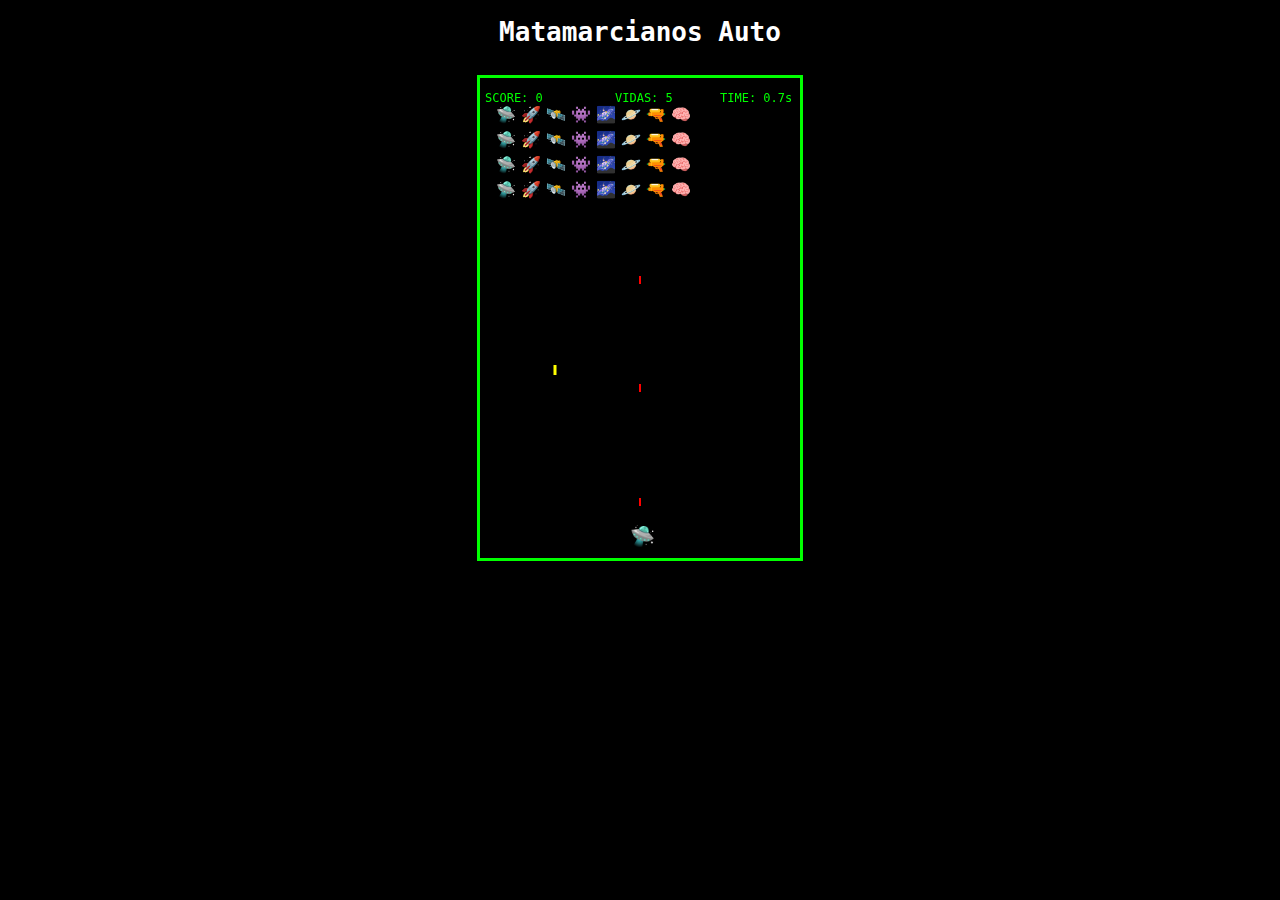
<file: matamarcianos.html>
<!DOCTYPE html>
<html>
<head>
  <title>Matamarcianos Auto</title>
  <meta name="viewport" content="width=device-width, initial-scale=1.0">
  <style>
    body {
      margin: 0;
      background-color: #000;
      font-family: monospace;
      color: white;
      display: flex;
      flex-direction: column;
      align-items: center;
    }

    canvas {
      border: 3px solid #0f0;
      background-color: #000;
      margin-top: 10px;
      touch-action: none;
    }

    #controlesTactiles {
      display: flex;
      justify-content: center;
      gap: 10px;
      margin-top: 10px;
    }

    .botonControl {
      padding: 10px 20px;
      font-size: 18px;
      background-color: #333;
      color: white;
      border: none;
      border-radius: 5px;
    }

    .botonControl.activo {
      background-color: #0f0;
    }

    @media (min-width: 600px) {
      #controlesTactiles {
        display: none;
      }
    }
  </style>
</head>
<body>
  <h1>Matamarcianos Auto</h1>
  <canvas id="juegoCanvas" width="320" height="480"></canvas>
  <div id="controlesTactiles">
    <button class="botonControl" data-key="ArrowLeft">◀️</button>
    <button class="botonControl" data-key="ArrowRight">▶️</button>
  </div>
  <script>
    const canvas = document.getElementById("juegoCanvas");
    const ctx = canvas.getContext("2d");
    const ancho = canvas.width;
    const alto = canvas.height;

    let juegoActivo = true;
    let score = 0;
    let tiempoInicial = Date.now();
    let teclasPresionadas = {};

    const jugador = {
      ancho: 20,
      alto: 20,
      x: ancho / 2 - 10,
      y: alto - 30,
      velocidad: 4,
      puedeDisparar: true,
      cadenciaDisparo: 300,
      vidas: 5
    };

    let misilesJugador = [];
    let misilesMarcianos = [];

    const MISIL_VELOCIDAD = 6;
    const MISIL_ANCHO = 2;
    const MISIL_ALTO = 8;

    const LÁSER_VELOCIDAD = 4;
    const LÁSER_ANCHO = 3;
    const LÁSER_ALTO = 10;
    const CADENCIA_MARCIANOS = 2000;

    let marcianos = [];
    const MARCIANO_FILAS = 4;
    const MARCIANO_COLS = 8;
    const MARCIANO_ANCHO = 18;
    const MARCIANO_ALTO = 14;
    const MARCIANO_ESPACIO = 25;
    let MARCIANO_DIR = 1;
    let MARCIANO_VELOCIDAD = 1.0;
    const MARCIANO_CAIDA = 10;
    let MARCIANO_PROXIMO_MOV = Date.now();
    const MARCIANO_INTERVALO = 800;
    let MARCIANO_PROXIMO_DISP = Date.now();

    function inicializarMarcianos() {
      const emojis = ["🛸", "🚀", "🛰️", "👾", "🌌", "🪐", "🔫", "🧠"];
      marcianos = [];
      for (let i = 0; i < MARCIANO_FILAS; i++) {
        for (let j = 0; j < MARCIANO_COLS; j++) {
          marcianos.push({
            x: j * MARCIANO_ESPACIO + 15,
            y: i * MARCIANO_ESPACIO + 30, // espacio extra para mostrar el texto arriba
            ancho: MARCIANO_ANCHO,
            alto: MARCIANO_ALTO,
            descuelga: false,
            velocidadDescuelgue: 2,
            emoji: emojis[(i * MARCIANO_COLS + j) % emojis.length]
          });
        }
      }
    }

    function reiniciarJuego() {
      score = 0;
      tiempoInicial = Date.now();
      jugador.x = ancho / 2 - jugador.ancho / 2;
      jugador.vidas = 5;
      misilesJugador = [];
      misilesMarcianos = [];
      MARCIANO_DIR = 1;
      MARCIANO_VELOCIDAD = 1.0;
      inicializarMarcianos();
      juegoActivo = true;
    }

    function manejarDerrota() {
  jugador.vidas--;
  if (jugador.vidas <= 0) {
    juegoActivo = false;
    alert("¡Game Over! Te has quedado sin vidas. Score Final: " + score);
    reiniciarJuego();
  } else {
    // Solo reinicia la ronda, no el juego completo
    jugador.x = ancho / 2 - jugador.ancho / 2;
    misilesJugador = [];
    misilesMarcianos = [];
  }
}


    function crearMisilJugador() {
      if (jugador.puedeDisparar) {
        misilesJugador.push({
          x: jugador.x + jugador.ancho / 2 - MISIL_ANCHO / 2,
          y: jugador.y,
          ancho: MISIL_ANCHO,
          alto: MISIL_ALTO,
          velocidadY: -MISIL_VELOCIDAD
        });
        jugador.puedeDisparar = false;
        setTimeout(() => {
          jugador.puedeDisparar = true;
        }, jugador.cadenciaDisparo);
      }
    }

    function manejarControles() {
      if (teclasPresionadas['ArrowLeft'] || teclasPresionadas['a']) {
        jugador.x -= jugador.velocidad;
      }
      if (teclasPresionadas['ArrowRight'] || teclasPresionadas['d']) {
        jugador.x += jugador.velocidad;
      }

      crearMisilJugador();

      if (jugador.x < 0) jugador.x = 0;
      if (jugador.x + jugador.ancho > ancho) jugador.x = ancho - jugador.ancho;
    }

    canvas.addEventListener('touchmove', (e) => {
      const rect = canvas.getBoundingClientRect();
      const touchX = e.touches[0].clientX - rect.left;
      jugador.x = touchX - jugador.ancho / 2;
      if (jugador.x < 0) jugador.x = 0;
      if (jugador.x + jugador.ancho > ancho) jugador.x = ancho - jugador.ancho;
    });

    function crearMisilMarciano() {
      if (marcianos.length > 0) {
        const index = Math.floor(Math.random() * marcianos.length);
        const m = marcianos[index];
        misilesMarcianos.push({
          x: m.x + m.ancho / 2 - LÁSER_ANCHO / 2,
          y: m.y + m.alto,
          ancho: LÁSER_ANCHO,
          alto: LÁSER_ALTO,
          velocidadY: LÁSER_VELOCIDAD
        });
      }
    }

    function actualizarMarcianos() {
      const ahora = Date.now();
      let cambiarDireccion = false;

      if (ahora > MARCIANO_PROXIMO_MOV) {
        marcianos.forEach(m => {
          if (!m.descuelga) m.x += MARCIANO_DIR * MARCIANO_VELOCIDAD;
        });

        for (const m of marcianos) {
          if (!m.descuelga && (m.x + m.ancho > ancho || m.x < 0)) {
            cambiarDireccion = true;
            break;
          }
          if (
            m.descuelga &&
            m.y + m.alto >= jugador.y &&
            m.y <= jugador.y + jugador.alto &&
            m.x < jugador.x + jugador.ancho &&
            m.x + m.ancho > jugador.x
          ) {
            manejarDerrota();
            return;
          }
        }

        if (cambiarDireccion) {
          MARCIANO_DIR *= -1;
          marcianos.forEach(m => {
            if (!m.descuelga) m.y += MARCIANO_CAIDA;
          });
          MARCIANO_VELOCIDAD += 0.1;
        }

        MARCIANO_PROXIMO_MOV = ahora + MARCIANO_INTERVALO;
      }

      if (ahora > MARCIANO_PROXIMO_DISP && marcianos.length > 0) {
        const intervaloAjustado = Math.max(800, CADENCIA_MARCIANOS / (marcianos.length / 5));
        crearMisilMarciano();
        MARCIANO_PROXIMO_DISP = ahora + intervaloAjustado;
      }

      if (ahora % 5000 < 50 && marcianos.length > 0) {
        const candidatos = marcianos.filter(m => !m.descuelga);
        if (candidatos.length > 0) {
          const elegido = candidatos[Math.floor(Math.random() * candidatos.length)];
          elegido.descuelga = true;
          elegido.velocidadDescuelgue = 2 + Math.random() * 2;
        }
      }

      marcianos.forEach(m => {
        if (m.descuelga) {
          m.y += m.velocidadDescuelgue;
          if (m.y > alto + m.alto) {
            m.descuelga = false;
          }
        }
      });
    }
    function actualizarMisilesYColisiones() {
      misilesJugador = misilesJugador.filter(m => m.y > 0);
      misilesMarcianos = misilesMarcianos.filter(m => m.y < alto);

      for (let i = 0; i < misilesJugador.length; i++) {
        let misil = misilesJugador[i];
        misil.y += misil.velocidadY;

        for (let j = 0; j < marcianos.length; j++) {
          let marciano = marcianos[j];
          if (
            misil.x < marciano.x + marciano.ancho &&
            misil.x + misil.ancho > marciano.x &&
            misil.y < marciano.y + marciano.alto &&
            misil.y + misil.alto > marciano.y
          ) {
            const tiempoTranscurrido = (Date.now() - tiempoInicial) / 1000;
            score += Math.max(1, Math.round(50 / tiempoTranscurrido * marcianos.length));
            marcianos.splice(j, 1);
            misilesJugador.splice(i, 1);
            i--;
            if (marcianos.length === 0) {
              juegoActivo = false;
              alert("¡Victoria! Score Final: " + score);
              reiniciarJuego();
              return;
            }
            break;
          }
        }
      }

      for (let i = 0; i < misilesMarcianos.length; i++) {
        let laser = misilesMarcianos[i];
        laser.y += laser.velocidadY;
        if (
          laser.x < jugador.x + jugador.ancho &&
          laser.x + laser.ancho > jugador.x &&
          laser.y < jugador.y + jugador.alto &&
          laser.y + laser.alto > jugador.y
        ) {
          manejarDerrota();
          return;
        }
      }
    }

    function dibujarJugador() {
      ctx.font = `${jugador.alto}px monospace`;
      ctx.textAlign = "left";
      ctx.textBaseline = "top";
      ctx.fillStyle = "#0f0";
      ctx.fillText("🛸", jugador.x, jugador.y);
    }

    function dibujarMisiles() {
      ctx.fillStyle = "#ff0000";
      misilesJugador.forEach(m => {
        ctx.fillRect(m.x, m.y, m.ancho, m.alto);
      });

      ctx.fillStyle = "#FFFF00";
      misilesMarcianos.forEach(m => {
        ctx.fillRect(m.x, m.y, m.ancho, m.alto);
      });
    }

    function dibujarMarcianos() {
      ctx.font = "16px monospace";
      ctx.textAlign = "left";
      ctx.textBaseline = "top";
      marcianos.forEach((m) => {
        ctx.fillStyle = "#fff";
        ctx.fillText(m.emoji, m.x, m.y);
      });
    }

    function dibujarScore() {
      ctx.fillStyle = "#00ff00";
      ctx.font = "12px monospace";
      ctx.fillText("SCORE: " + score, 5, 15);
      ctx.fillText("VIDAS: " + jugador.vidas, ancho / 2 - 25, 15);
      const tiempoTranscurrido = ((Date.now() - tiempoInicial) / 1000).toFixed(1);
      ctx.fillText("TIME: " + tiempoTranscurrido + "s", ancho - 80, 15);
    }

    function dibujar() {
      if (!juegoActivo) return;
      ctx.clearRect(0, 0, ancho, alto);
      manejarControles();
      actualizarMarcianos();
      actualizarMisilesYColisiones();
      dibujarScore();
      dibujarJugador();
      dibujarMisiles();
      dibujarMarcianos();
      requestAnimationFrame(dibujar);
    }

    document.addEventListener('keydown', (e) => {
      if (['ArrowLeft', 'ArrowRight'].includes(e.key)) e.preventDefault();
      teclasPresionadas[e.key] = true;
    });

    document.addEventListener('keyup', (e) => {
      teclasPresionadas[e.key] = false;
    });

    const botones = document.querySelectorAll('.botonControl');
    botones.forEach(boton => {
      const key = boton.dataset.key;
      boton.addEventListener('touchstart', (e) => {
        e.preventDefault();
        teclasPresionadas[key] = true;
        boton.classList.add('activo');
      }, false);
      boton.addEventListener('touchend', (e) => {
        e.preventDefault();
        teclasPresionadas[key] = false;
        boton.classList.remove('activo');
      }, false);
    });

    reiniciarJuego();
    dibujar();
  </script>
</body>
</html>
</file>
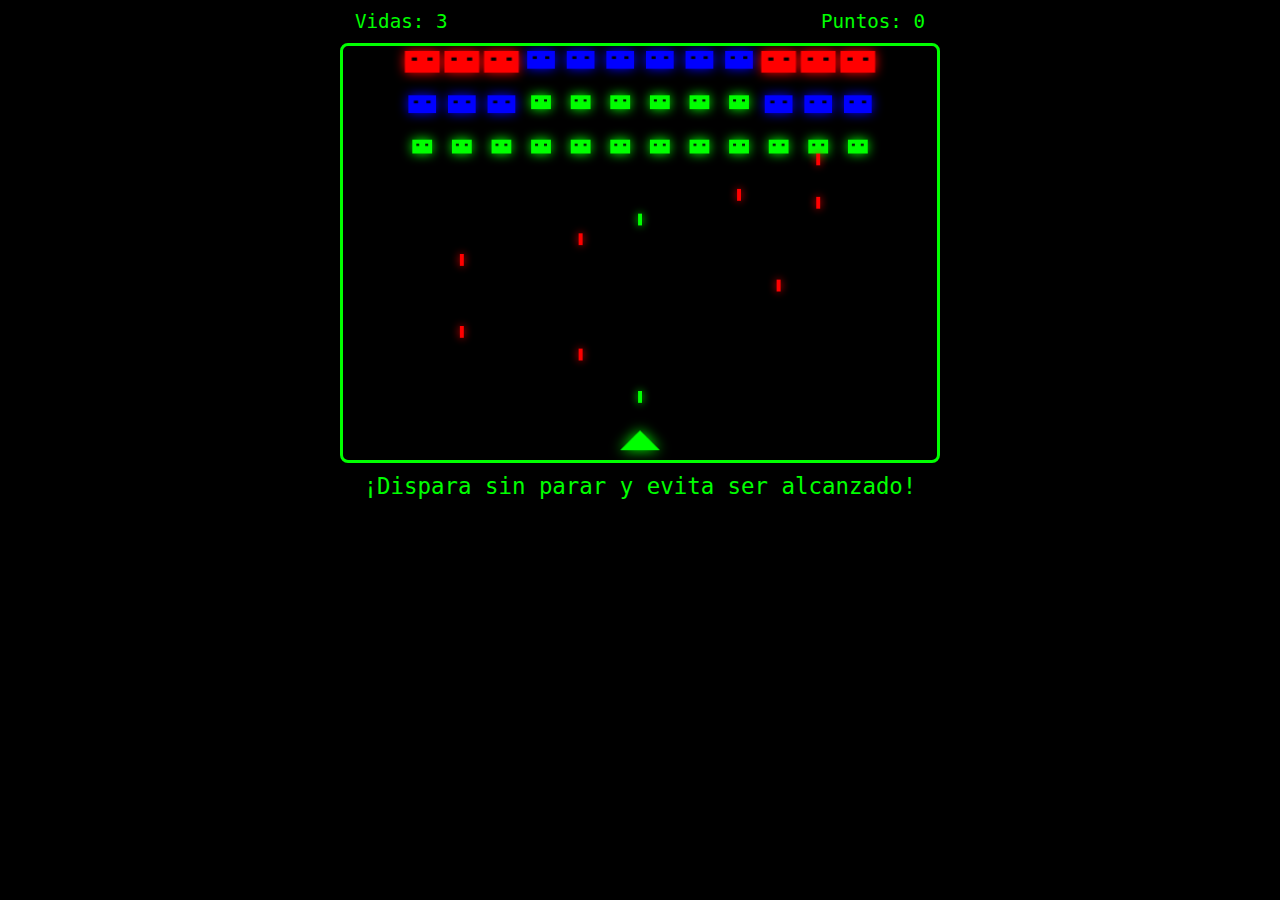
<file: matamarcianos2.html>
<!DOCTYPE html>
<html lang="es">
<head>
<meta charset="UTF-8" />
<meta name="viewport" content="width=device-width, initial-scale=1, maximum-scale=1, user-scalable=no" />
<title>Mata Marcianos Clásico Educativo</title>
<style>
  * { box-sizing: border-box; }
  html, body {
    margin:0; padding:0; height:100%;
    background: #000;
    color: #0f0;
    font-family: monospace, monospace;
    user-select: none;
    -webkit-tap-highlight-color: transparent;
    display: flex;
    flex-direction: column;
    align-items: center;
  }
  #infoBar {
    font-size: 1.2rem;
    width: 100%;
    max-width: 600px;
    display: flex;
    justify-content: space-between;
    padding: 10px 15px;
    box-sizing: border-box;
  }
  #message {
    margin-top: 10px;
    color: #0f0;
    font-size: 1.4rem;
    text-align: center;
    min-height: 36px;
  }
  canvas {
    background: black;
    border: 3px solid #0f0;
    border-radius: 8px;
    max-width: 100vw;
    width: 600px;
    height: 420px;
    touch-action: none;
    display: block;
  }
</style>
</head>
<body>

<div id="infoBar" aria-live="polite" aria-atomic="true">
  <div>Vidas: <span id="lives">3</span></div>
  <div>Puntos: <span id="score">0</span></div>
</div>
<canvas id="gameCanvas" width="600" height="420" aria-label="Juego Mata Marcianos educativo" role="img" tabindex="0"></canvas>
<div id="message" aria-live="assertive" aria-atomic="true"></div>

<script>
(() => {
  const canvas = document.getElementById('gameCanvas');
  const ctx = canvas.getContext('2d');

  const WIDTH = canvas.width;
  const HEIGHT = canvas.height;

  // DPI fix for sharp display, no double scale
  function fixDPI(){
    const dpi = window.devicePixelRatio || 1;
    canvas.style.width = WIDTH + "px";
    canvas.style.height = HEIGHT + "px";
    if(canvas.width !== WIDTH * dpi || canvas.height !== HEIGHT * dpi){
      canvas.width = WIDTH * dpi;
      canvas.height = HEIGHT * dpi;
      ctx.setTransform(1,0,0,1,0,0);
      ctx.scale(dpi,dpi);
    }
  }
  fixDPI();

  // Player ship constants
  // ********** NAVE DEL JUGADOR MÁS PEQUEÑA **********
  const SHIP_WIDTH = 40; // De 50 a 40
  const SHIP_HEIGHT = 20; // De 25 a 20
  // **************************************************
  const SHIP_SPEED = 6;

  // Bullet constants (player)
  const BULLET_WIDTH = 4;
  const BULLET_HEIGHT = 12;
  const BULLET_SPEED = 10;
  const BULLET_FIRE_INTERVAL = 300; // ms automatic fire

  // --- Constantes de Tipos de Enemigos ---
  const ENEMY_H_GAP = 5; 
  const ENEMY_V_GAP = 10; 

  const ENEMY_TYPES = {
    Type1: { width: 20, height: 14, color: '#0f0', score: 10, shadow: '#0f0' }, // Pequeña, Verde
    Type2: { width: 28, height: 18, color: '#00f', score: 20, shadow: '#00f' }, // Mediana, Azul
    Type3: { width: 35, height: 22, color: '#f00', score: 40, shadow: '#f00' }  // Grande, Roja
  };
  
  const ENEMY_COLS = 12; 
  const ENEMY_ROWS_INITIAL = 3; 

  const ENEMY_MOVE_INTERVAL_INIT = 1000;
  const ENEMY_MOVE_INTERVAL_MIN = 240;
  const ENEMY_MOVE_STEP = 10;
  const ENEMY_DESCEND_STEP = 12; 

  // Enemy bullets
  const ENEMY_BULLET_WIDTH = 4;
  const ENEMY_BULLET_HEIGHT = 12;
  const ENEMY_BULLET_SPEED = 6;
  const ENEMY_FIRE_CHANCE = 0.005; 
  
  // Constante de Invulnerabilidad
  const INVINCIBILITY_DURATION = 2000; // 2 segundos

  const ENEMY_ROW_ADD_INTERVAL = 10000; // Genera fila cada 10 segundos

  // Game variables
  let lives = 3;
  let score = 0;
  let invincibleTimer = 0; // Temporizador de invulnerabilidad

  // Player position and state
  let shipX = WIDTH/2 - SHIP_WIDTH/2;
  let shipY = HEIGHT - SHIP_HEIGHT - 10;

  // Movement input flag for ship
  let targetShipX = shipX;

  // Player bullets array
  let playerBullets = [];

  // Timer for automatic shooting
  let lastPlayerFire = 0;

  // Enemy data array: each element {row, col, x, y, alive, type, width, height}
  let enemies = [];

  // Enemy horizontal movement direction: 1 right, -1 left
  let enemyDirection = 1;

  // Enemy movement timing and position
  let enemyMoveTimer = 0;
  let enemyMoveInterval = ENEMY_MOVE_INTERVAL_INIT;

  // Enemy bullets array
  let enemyBullets = [];

  // Track last time row added (to generate rows dynamically)
  let lastEnemyRowAdd = 0; 

  // Game state
  let gameEnded = false;

  // UI elements
  const livesElem = document.getElementById('lives');
  const scoreElem = document.getElementById('score');
  const messageElem = document.getElementById('message');

  // Helper to get enemy info
  function getEnemyInfo(type) {
    return ENEMY_TYPES[type] || ENEMY_TYPES.Type1;
  }

  // Calculate horizontal spacing dynamically
  const MAX_ENEMY_WIDTH = ENEMY_TYPES.Type3.width; 
  const TOTAL_H_SPACE_PER_COL = MAX_ENEMY_WIDTH + ENEMY_H_GAP;
  const GRID_WIDTH = ENEMY_COLS * TOTAL_H_SPACE_PER_COL;
  const START_X = (WIDTH - GRID_WIDTH) / 2 + ENEMY_H_GAP / 2;

  // Generate a new enemy object
  function createEnemy(row, col, startY, typeName) {
    const info = getEnemyInfo(typeName);
    // Centra horizontalmente para que la grilla esté centrada
    const x = START_X + col * TOTAL_H_SPACE_PER_COL + (MAX_ENEMY_WIDTH - info.width) / 2;
    // Espaciado vertical basado en el tipo más grande
    const y = startY + row * (MAX_ENEMY_WIDTH + ENEMY_V_GAP); 

    return { row, col, x, y, alive: true, type: typeName, width: info.width, height: info.height };
  }

  // Initialize enemies grid initial rows and columns
  function initEnemies() {
    enemies = [];
    const startY = 5; 
    
    // Configuración inicial para 3 filas y 12 columnas (36 naves)
    const initialConfig = [
        'Type3', 'Type3', 'Type3', 'Type2', 'Type2', 'Type2', 'Type2', 'Type2', 'Type2', 'Type3', 'Type3', 'Type3', 
        'Type2', 'Type2', 'Type2', 'Type1', 'Type1', 'Type1', 'Type1', 'Type1', 'Type1', 'Type2', 'Type2', 'Type2', 
        'Type1', 'Type1', 'Type1', 'Type1', 'Type1', 'Type1', 'Type1', 'Type1', 'Type1', 'Type1', 'Type1', 'Type1'
    ];

    for(let row=0; row<ENEMY_ROWS_INITIAL; row++){
      for(let col=0; col<ENEMY_COLS; col++){
        const typeIndex = row * ENEMY_COLS + col;
        const typeName = initialConfig[typeIndex] || 'Type1';
        enemies.push(createEnemy(row, col, startY, typeName));
      }
    }
  }

  // Draw player ship
  function drawShip(){
    // La nave parpadea durante el periodo de invulnerabilidad
    if (invincibleTimer > 0 && Math.floor(performance.now() / 100) % 2 === 0) {
        return; // No dibujar la nave (parpadeo)
    }

    ctx.save();
    ctx.fillStyle = '#0f0';
    ctx.shadowColor = '#0f0';
    ctx.shadowBlur = 14;
    ctx.beginPath();
    ctx.moveTo(shipX, shipY + SHIP_HEIGHT);
    ctx.lineTo(shipX + SHIP_WIDTH/2, shipY);
    ctx.lineTo(shipX + SHIP_WIDTH, shipY + SHIP_HEIGHT);
    ctx.closePath();
    ctx.fill();
    ctx.shadowBlur = 0;
    ctx.restore();
  }

  // Draw bullet
  function drawBullet(bullet, player=true){
    ctx.save();
    ctx.fillStyle = player ? '#0f0': '#f00';
    ctx.shadowColor = player ? '#0f0': '#f00';
    ctx.shadowBlur = 8;
    ctx.fillRect(bullet.x, bullet.y, bullet.width, bullet.height);
    ctx.shadowBlur = 0;
    ctx.restore();
  }

  // Draw an enemy ship (rectangle with eyes, now with variable size/color)
  function drawEnemy(enemy){
    if(!enemy.alive) return;
    const info = getEnemyInfo(enemy.type);
    ctx.save();
    ctx.fillStyle = info.color;
    ctx.shadowColor = info.shadow;
    ctx.shadowBlur = 12;
    ctx.fillRect(enemy.x, enemy.y, enemy.width, enemy.height);
    ctx.shadowBlur = 0;

    // Eyes (2 small black squares)
    ctx.fillStyle = '#000';
    ctx.fillRect(enemy.x + enemy.width * 0.2, enemy.y + enemy.height * 0.3, enemy.width * 0.15, enemy.height * 0.15);
    ctx.fillRect(enemy.x + enemy.width * 0.65, enemy.y + enemy.height * 0.3, enemy.width * 0.15, enemy.height * 0.15);
    ctx.restore();
  }

  // Update movement of enemies (horizontal, descend)
  function updateEnemies(deltaTime){
    enemyMoveTimer += deltaTime;
    if(enemyMoveTimer >= enemyMoveInterval){
      enemyMoveTimer = 0;

      // Check edges 
      let leftMost = WIDTH, rightMost = 0;
      enemies.forEach(e => {
        if(e.alive){
          leftMost = Math.min(leftMost, e.x);
          rightMost = Math.max(rightMost, e.x + e.width);
        }
      });

      // Aseguramos que el movimiento se ajusta a los límites de la grilla
      const H_MARGIN = START_X; 

      if((enemyDirection === 1 && rightMost + ENEMY_MOVE_STEP >= WIDTH - H_MARGIN) ||
         (enemyDirection === -1 && leftMost - ENEMY_MOVE_STEP <= H_MARGIN)){
        // Descend and reverse
        enemies.forEach(e => {
          if(e.alive) e.y += ENEMY_DESCEND_STEP;
        });
        enemyDirection *= -1;
      }else{
        enemies.forEach(e => {
          if(e.alive) e.x += ENEMY_MOVE_STEP * enemyDirection;
        });
      }
      // Gradually speed up enemy movement
      enemyMoveInterval = Math.max(ENEMY_MOVE_INTERVAL_MIN, enemyMoveInterval * 0.97);
    }
  }

  // Update player bullets
  function updatePlayerBullets(){
    for(let i = playerBullets.length-1; i >= 0; i--) {
      const b = playerBullets[i];
      b.y -= BULLET_SPEED;
      // Remove out of screen bullets
      if(b.y + b.height < 0) playerBullets.splice(i,1);
      else {
        // Check hits with enemies
        for(let e of enemies){
          if(e.alive && b.x > e.x && b.x < e.x + e.width && b.y < e.y + e.height && b.y + b.height > e.y) {
            e.alive = false;
            playerBullets.splice(i,1);
            const info = getEnemyInfo(e.type);
            score += info.score; // Add score based on enemy type
            updateScore();
            break;
          }
        }
      }
    }
  }

  // Update enemy bullets
  function updateEnemyBullets(){
    for(let i = enemyBullets.length-1; i >=0; i--) {
      const b = enemyBullets[i];
      b.y += ENEMY_BULLET_SPEED;
      if(b.y > HEIGHT) enemyBullets.splice(i,1);
      else {
        // Check hit with player ship
        if(b.x + b.width > shipX && b.x < shipX + SHIP_WIDTH && b.y + b.height > shipY && b.y < shipY + SHIP_HEIGHT){
          // Comprobar invulnerabilidad
          if (invincibleTimer <= 0) {
            enemyBullets.splice(i,1);
            loseLife();
            break;
          }
          // Si es invulnerable, la bala simplemente se elimina (no pierde vida)
          enemyBullets.splice(i,1);
          break; 
        }
      }
    }
  }

  // Enemy firing logic
  function enemyFire(){
    if(gameEnded) return;
    enemies.forEach(e => {
      if(e.alive && Math.random() < ENEMY_FIRE_CHANCE){
        enemyBullets.push({
          x: e.x + e.width/2 - ENEMY_BULLET_WIDTH/2, // center bullet on enemy
          y: e.y + e.height,
          width: ENEMY_BULLET_WIDTH,
          height: ENEMY_BULLET_HEIGHT,
          speed: ENEMY_BULLET_SPEED
        });
      }
    });
  }

  // Auto fire player bullets at fixed interval
  function autoFirePlayerBullets(timestamp){
    if(gameEnded) return;
    if(!lastPlayerFire) lastPlayerFire = timestamp;
    if(timestamp - lastPlayerFire > BULLET_FIRE_INTERVAL){
      playerBullets.push({
        x: shipX + SHIP_WIDTH/2 - BULLET_WIDTH/2,
        y: shipY,
        width: BULLET_WIDTH,
        height: BULLET_HEIGHT,
      });
      lastPlayerFire = timestamp;
    }
  }

  // Add new enemy row every ENEMY_ROW_ADD_INTERVAL ms
  function addEnemyRow(){
    // La nueva fila simplemente aparece arriba.
    const y = 5;
    const typeNames = Object.keys(ENEMY_TYPES);
    for(let col=0; col<ENEMY_COLS; col++){
      const randomType = typeNames[Math.floor(Math.random() * typeNames.length)];
      
      const newEnemy = createEnemy(0, col, y, randomType); 
      enemies.push(newEnemy);
    }
  }

  // Draw all game elements:
  function draw(){
    ctx.clearRect(0,0,WIDTH,HEIGHT);
    drawShip();
    enemies.forEach(drawEnemy);
    playerBullets.forEach(b => drawBullet(b,true));
    enemyBullets.forEach(b => drawBullet(b,false));
  }

  // Lose life and reset or end game
  function loseLife(){
    if(gameEnded) return;
    lives--;
    updateLives();
    
    if(lives <= 0) {
      endGame(false);
    } else {
      // Iniciar el temporizador de invulnerabilidad
      invincibleTimer = INVINCIBILITY_DURATION;
      
      // Reset ship position and bullets
      shipX = WIDTH/2 - SHIP_WIDTH/2;
      playerBullets = [];
      enemyBullets = [];
      messageElem.textContent = '¡Has sido alcanzado! Vidas restantes: ' + lives;
      setTimeout(()=>{messageElem.textContent='';},1800);
    }
  }

  // Check game win condition: all enemies dead
  function checkWin(){
    if(enemies.every(e => !e.alive)) {
      endGame(true);
    }
  }

  // Update UI elements
  function updateLives() {
    livesElem.textContent = lives;
  }
  function updateScore() {
    scoreElem.textContent = score;
  }

  /*
  Handle user input on mobile: drag horizontally to move ship
  */
  let isTouching = false;
  let touchStartX = 0;
  canvas.addEventListener('touchstart', e => {
    if(gameEnded) return;
    if(e.touches.length === 1) {
      isTouching = true;
      touchStartX = e.touches[0].clientX;
    }
  });
  canvas.addEventListener('touchend', e => { isTouching = false; });
  canvas.addEventListener('touchcancel', e => { isTouching = false; });
  canvas.addEventListener('touchmove', e => {
    if(gameEnded) return;
    if(!isTouching) return;
    e.preventDefault();
    const rect = canvas.getBoundingClientRect();
    let touchX = e.touches[0].clientX - rect.left;
    // Clamp horizontal movement inside canvas width
    if(touchX < SHIP_WIDTH/2) touchX = SHIP_WIDTH/2;
    if(touchX > WIDTH - SHIP_WIDTH/2) touchX = WIDTH - SHIP_WIDTH/2;
    shipX = touchX - SHIP_WIDTH/2;
  }, {passive:false});

  // Also support mouse for desktop testing
  canvas.addEventListener('mousemove', e => {
    if(gameEnded) return;
    if(e.buttons !== 1) return; // only if mouse button pressed
    const rect = canvas.getBoundingClientRect();
    let mouseX = e.clientX - rect.left;
    if(mouseX < SHIP_WIDTH/2) mouseX = SHIP_WIDTH/2;
    if(mouseX > WIDTH - SHIP_WIDTH/2) mouseX = WIDTH - SHIP_WIDTH/2;
    shipX = mouseX - SHIP_WIDTH/2;
  });

  // Función para finalizar el juego y regresar al padre (como en el ejemplo de Arkanoid)
  function endGame(win) {
    if(gameEnded) return;
    gameEnded = true;
    messageElem.textContent = win
      ? '🎉 ¡Has eliminado todas las naves!'
      : '💀 Fin del juego.';

    // Intenta notificar a la ventana padre (index.html) que el juego terminó
    setTimeout(() => {
      try {
        if (window.parent && typeof window.parent.endGame === 'function' && window.parent !== window) {
          window.parent.endGame(win);
        } else {
          // Fallback seguro: redirigir al inicio app principal
          window.location.href = '/'; 
        }
      } catch (e) {
        // Fallback si hay excepción
        window.location.href = '/'; 
      }
    }, 2500); // 2.5 segundos de delay para que el jugador vea el resultado
  }

  // Game loop timing and delta
  let lastTime = 0;

  function gameLoop(timestamp=0){
    if(gameEnded) return;

    const delta = timestamp - lastTime;
    lastTime = timestamp;

    // Actualizar temporizador de invulnerabilidad
    if (invincibleTimer > 0) {
        invincibleTimer -= delta;
        if (invincibleTimer < 0) {
            invincibleTimer = 0;
        }
    }
    
    // Update enemy movement
    updateEnemies(delta);

    // Auto player fire
    autoFirePlayerBullets(timestamp);

    // Update bullets
    updatePlayerBullets();
    updateEnemyBullets();

    // Enemy firing randomly
    enemyFire();

    // Add enemy rows every ENEMY_ROW_ADD_INTERVAL
    if(!lastEnemyRowAdd) lastEnemyRowAdd = timestamp;
    if(timestamp - lastEnemyRowAdd > ENEMY_ROW_ADD_INTERVAL){
      addEnemyRow();
      lastEnemyRowAdd = timestamp;
    }

    // Draw everything
    draw();

    // Check win
    checkWin();

    requestAnimationFrame(gameLoop);
  }

  // ********** Inicialización **********
  // Función de Inicialización que se llama al inicio
  function initializeGame() {
    lives = 3;
    score = 0;
    invincibleTimer = 0;
    updateLives();
    updateScore();
    gameEnded = false;
    shipX = WIDTH/2 - SHIP_WIDTH/2; // Reposiciona la nave para que esté centrada con su nuevo tamaño
    shipY = HEIGHT - SHIP_HEIGHT - 10; // Ajusta Y en caso de que su altura también haya cambiado
    initEnemies();
    playerBullets = [];
    enemyBullets = [];
    enemyDirection = 1;
    enemyMoveInterval = ENEMY_MOVE_INTERVAL_INIT;
    enemyMoveTimer = 0;
    lastPlayerFire = 0;
    lastEnemyRowAdd = 0;
    messageElem.textContent = '¡Dispara sin parar y evita ser alcanzado!';
    setTimeout(() => { messageElem.textContent = ''; }, 2500);

    requestAnimationFrame(gameLoop);
  }

  initializeGame();

})();
</script>

</body>
</html>
</file>
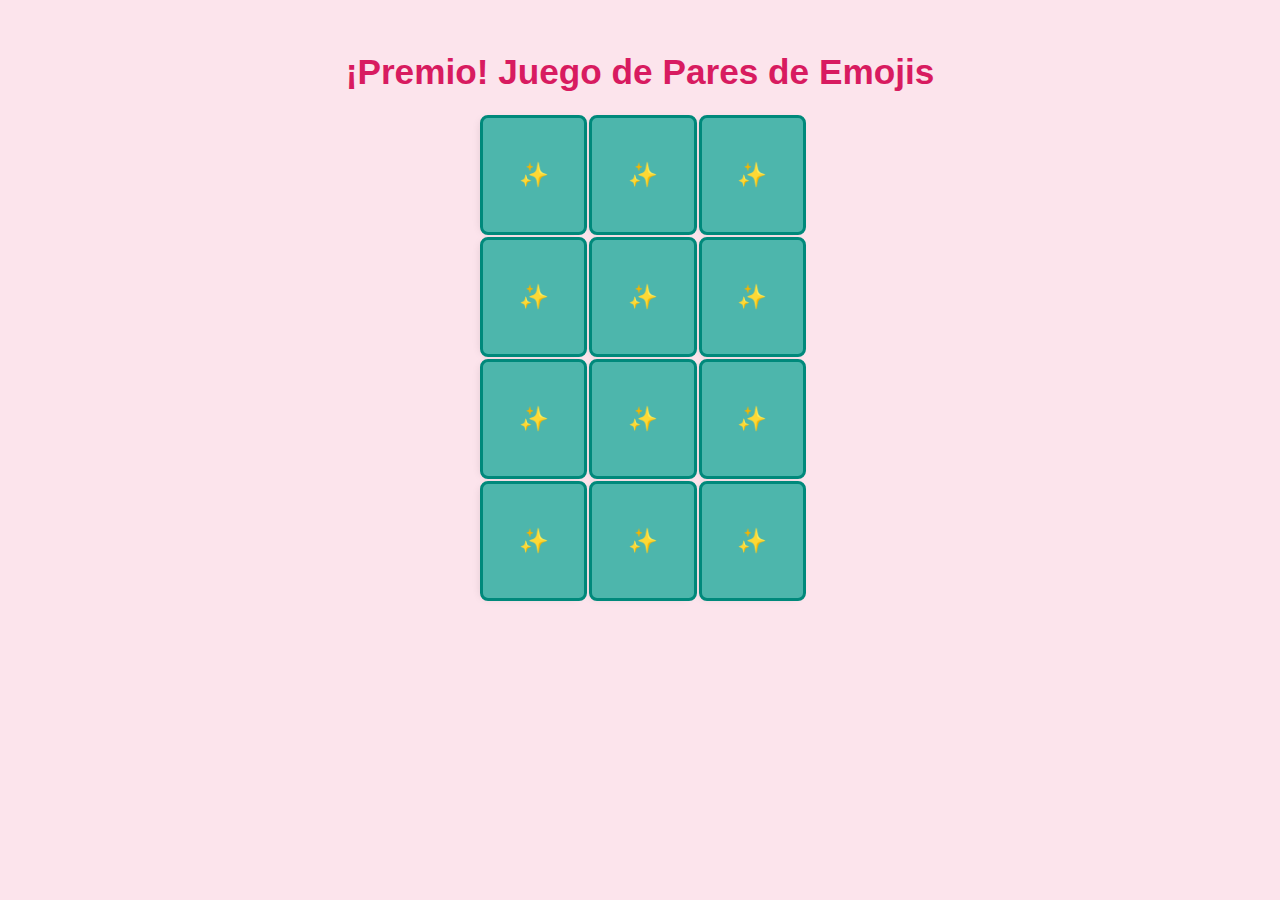
<file: memoria.html>
<!DOCTYPE html>
<html lang="es">
<head>
  <meta charset="UTF-8">
  <meta name="viewport" content="width=device-width, initial-scale=1.0">
  <title>¡Premio! Juego de Pares de Emojis</title>
  <style>
    body {
      font-family: 'Comic Sans MS', cursive, sans-serif;
      display: flex;
      flex-direction: column;
      align-items: center;
      background-color: #fce4ec;
      padding: 20px;
    }

    header h1 {
      color: #d81b60;
      font-size: 2.2em;
      text-align: center;
    }

    p {
      color: #4a148c;
    }

    .game-container {
      width: 320px;
      height: 480px;
      display: grid;
      grid-template-columns: repeat(3, 1fr); /* 3 columnas */
      grid-gap: 8px;
      perspective: 1000px;
    }

    .memory-card {
      width: 100%;
      height: 100%;
      position: relative;
      transform-style: preserve-3d;
      transition: transform .5s;
      box-shadow: 0 4px 8px rgba(0,0,0,0.1);
      border-radius: 8px;
      cursor: pointer;
    }

    .memory-card.flip, .memory-card.match {
      transform: rotateY(180deg);
    }

    .front-face, .back-face {
      width: 100%;
      height: 100%;
      position: absolute;
      backface-visibility: hidden;
      border-radius: 8px;
      display: flex;
      justify-content: center;
      align-items: center;
      font-size: 40px;
    }

    .front-face {
      transform: rotateY(180deg);
      background-color: #ffffff;
    }

    .back-face {
      background-color: #4db6ac;
      color: white;
      font-weight: bold;
      font-size: 24px;
      border: 3px solid #00897b;
    }

    #mensaje-victoria {
      margin-top: 30px;
      padding: 20px;
      background-color: #a5d6a7;
      border-radius: 15px;
      text-align: center;
      box-shadow: 0 0 15px rgba(0, 150, 0, 0.5);
    }

    #mensaje-victoria h2 {
      color: #388e3c;
    }
  </style>
</head>
<body>

  <header>
    <h1>¡Premio! Juego de Pares de Emojis</h1>
  </header>

  <main class="game-container"></main>

  <div id="mensaje-victoria" style="display: none;">
    <h2>¡GANASTE! 🏆 Eres increíblemente inteligente.</h2>
    <button onclick="window.location.reload()" style="padding: 10px 20px; font-size: 1.2em; cursor: pointer; margin-top: 10px; background-color: #e91e63; color: white; border: none; border-radius: 5px;">Jugar de nuevo</button>
  </div>

  <script>
    const cardsArray = [
      { name: 'icono1', img: '🐱' },
      { name: 'icono2', img: '🦄' },
      { name: 'icono3', img: '🌈' },
      { name: 'icono4', img: '⭐' },
      { name: 'icono5', img: '🍎' },
      { name: 'icono6', img: '🍕' }
    ];

    const gameCards = [...cardsArray, ...cardsArray]; // 6 pares = 12 cartas

    function shuffle(array) {
      for (let i = array.length - 1; i > 0; i--) {
        const j = Math.floor(Math.random() * (i + 1));
        [array[i], array[j]] = [array[j], array[i]];
      }
    }

    shuffle(gameCards);

    const gameContainer = document.querySelector('.game-container');
    let hasFlippedCard = false;
    let lockBoard = false;
    let firstCard, secondCard;
    let matches = 0;
    const totalMatches = cardsArray.length;

    function createBoard() {
      gameCards.forEach(card => {
        const cardElement = document.createElement('div');
        cardElement.classList.add('memory-card');
        cardElement.dataset.card = card.name;

        const frontFace = document.createElement('div');
        frontFace.classList.add('front-face');
        frontFace.textContent = card.img;

        const backFace = document.createElement('div');
        backFace.classList.add('back-face');
        backFace.textContent = '✨';

        cardElement.appendChild(frontFace);
        cardElement.appendChild(backFace);

        cardElement.addEventListener('click', flipCard);
        gameContainer.appendChild(cardElement);
      });
    }

    function flipCard() {
      if (lockBoard) return;
      if (this === firstCard) return;

      this.classList.add('flip');

      if (!hasFlippedCard) {
        hasFlippedCard = true;
        firstCard = this;
        return;
      }

      secondCard = this;
      checkForMatch();
    }

    function checkForMatch() {
      let isMatch = firstCard.dataset.card === secondCard.dataset.card;
      isMatch ? disableCards() : unflipCards();
    }

    function disableCards() {
      firstCard.removeEventListener('click', flipCard);
      secondCard.removeEventListener('click', flipCard);

      firstCard.classList.add('match');
      secondCard.classList.add('match');

      matches++;

      if (matches === totalMatches) {
        document.getElementById('mensaje-victoria').style.display = 'block';
      }

      resetBoard();
    }

    function unflipCards() {
      lockBoard = true;
      setTimeout(() => {
        firstCard.classList.remove('flip');
        secondCard.classList.remove('flip');
        resetBoard();
      }, 1000);
    }

    function resetBoard() {
      [hasFlippedCard, lockBoard] = [false, false];
      [firstCard, secondCard] = [null, null];
    }

    createBoard();
  </script>
</body>
</html>
</file>
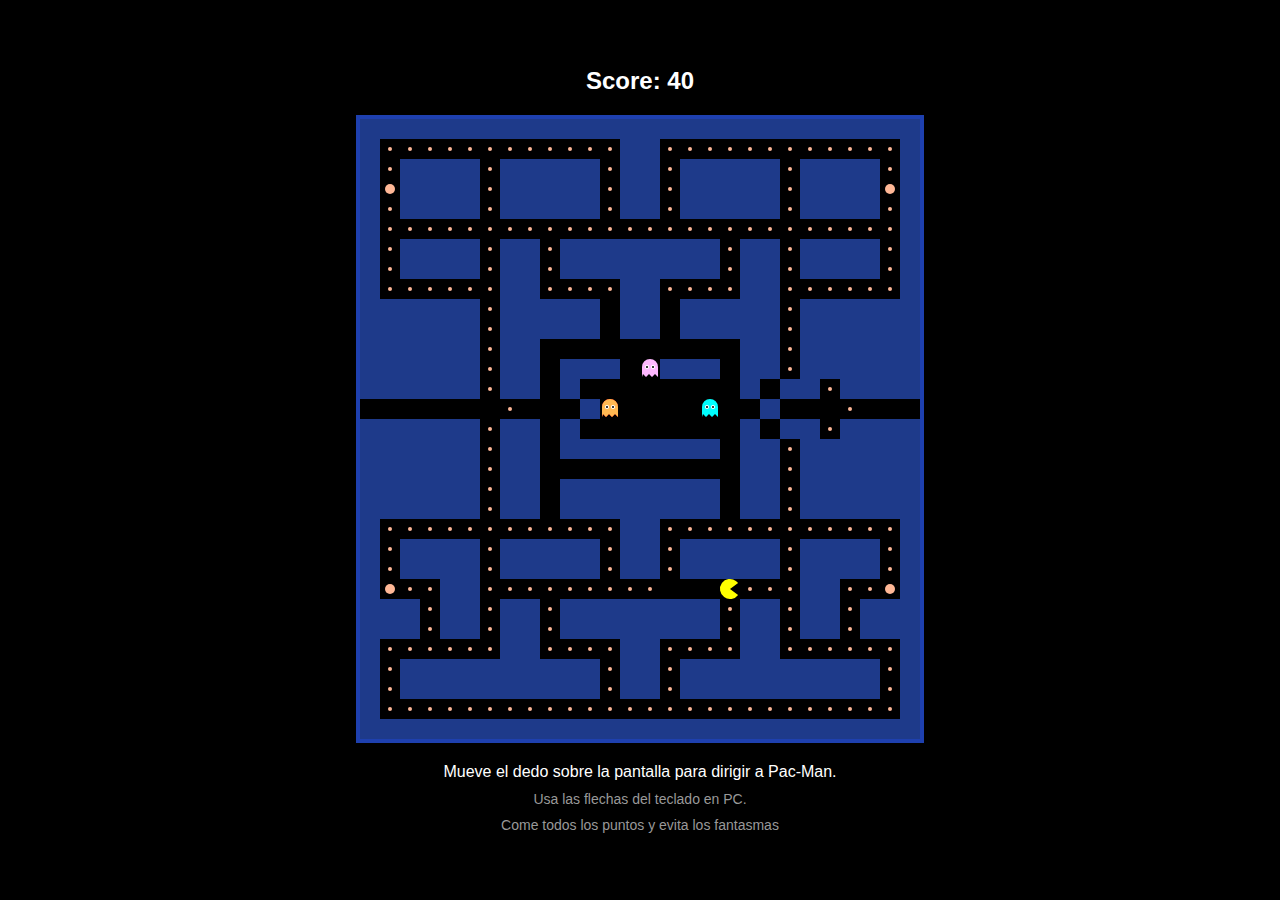
<file: pacman.html>
<!DOCTYPE html>
<html lang="es">
<head>
    <meta charset="UTF-8">
    <meta name="viewport" content="width=device-width, initial-scale=1.0">
    <title>Pac-Man Game</title>
    <style>
        * {
            margin: 0;
            padding: 0;
            box-sizing: border-box;
        }

        body {
            display: flex;
            flex-direction: column;
            align-items: center;
            justify-content: center;
            min-height: 100vh;
            background-color: #000;
            font-family: Arial, sans-serif;
            color: white;
            /* CRUCIAL: Evita que el navegador haga scroll al tocar */
            touch-action: none; 
        }

        #score {
            font-size: 24px;
            font-weight: bold;
            margin-bottom: 20px;
        }

        #gameCanvas {
            border: 4px solid #1e40af;
            background-color: #000;
        }

        #controls {
            margin-top: 20px;
            text-align: center;
        }

        #gameOver {
            display: none;
            position: absolute;
            top: 50%;
            left: 50%;
            transform: translate(-50%, -50%);
            background-color: rgba(0, 0, 0, 0.9);
            padding: 40px;
            border-radius: 10px;
            text-align: center;
            z-index: 10; /* Asegura que se vea por encima del canvas */
        }

        #gameOver h2 {
            color: #FFD700;
            font-size: 48px;
            margin-bottom: 20px;
        }

        #gameOver p {
            font-size: 24px;
            margin-bottom: 20px;
        }

        #restartBtn {
            padding: 15px 30px;
            font-size: 18px;
            background-color: #FFD700;
            color: #000;
            border: none;
            border-radius: 8px;
            cursor: pointer;
            font-weight: bold;
        }

        #restartBtn:hover {
            background-color: #FFC700;
        }

        .info {
            font-size: 14px;
            color: #999;
            margin-top: 10px;
        }
        /* Estilo para mostrar una guía de joystick virtual (opcional) */
        #touchGuide {
            color: #FFD700;
            font-size: 14px;
            margin-top: 5px;
        }
    </style>
</head>
<body>
    <div id="score">Score: 0</div>
    <canvas id="gameCanvas" width="560" height="620"></canvas>
    <div id="controls">
        <p>Mueve el dedo sobre la pantalla para dirigir a Pac-Man.</p>
        <p class="info">Usa las flechas del teclado en PC.</p>
        <p class="info">Come todos los puntos y evita los fantasmas</p>
    </div>

    <div id="gameOver">
        <h2 id="gameOverText">GAME OVER</h2>
        <p id="finalScore">Score Final: 0</p>
        <button id="restartBtn">Jugar de Nuevo</button>
    </div>

    <script>
        const canvas = document.getElementById('gameCanvas');
        const ctx = canvas.getContext('2d');
        const CELL_SIZE = 20;
        const GRID_WIDTH = 28;
        const GRID_HEIGHT = 31;
        
        // --- Variables TÁCTILES ---
        let touchStartX = 0;
        let touchStartY = 0;
        const SWIPE_THRESHOLD = 30; // Distancia mínima para detectar un movimiento
        // -------------------------

        const MAZE = [
            // ... (Laberinto completo para mantener el archivo conciso, asume que está aquí)
            "############################",
            "#............##............#",
            "#.####.#####.##.#####.####.#",
            "#o####.#####.##.#####.####o#",
            "#.####.#####.##.#####.####.#",
            "#..........................#",
            "#.####.##.########.##.####.#",
            "#.####.##.########.##.####.#",
            "#......##....##....##......#",
            "######.##### ## #####.######",
            "######.##### ## #####.######",
            "######.##          ##.######",
            "######.## ###--### ##.######",
            "######.## #        # ##.######",
            "       .   #        #   .      ",
            "######.## #        # ##.######",
            "######.## ######## ##.######",
            "######.##          ##.######",
            "######.## ######## ##.######",
            "######.## ######## ##.######",
            "#............##............#",
            "#.####.#####.##.#####.####.#",
            "#.####.#####.##.#####.####.#",
            "#o..##................##..o#",
            "###.##.##.########.##.##.###",
            "###.##.##.########.##.##.###",
            "#......##....##....##......#",
            "#.##########.##.##########.#",
            "#.##########.##.##########.#",
            "#..........................#",
            "############################"
        ];

        let pacman = { x: 14, y: 23, dir: 'right', nextDir: 'right' };
        let ghosts = [
            { x: 12, y: 14, color: '#FF0000', dir: 'up' },
            { x: 14, y: 14, color: '#FFB8FF', dir: 'down' },
            { x: 15, y: 14, color: '#00FFFF', dir: 'left' },
            { x: 16, y: 14, color: '#FFB852', dir: 'right' }
        ];
        let dots = [];
        let score = 0;
        let gameOver = false;
        let scared = false;
        let scaredTimer = 0;
        let mouthOpen = true;
        let animationFrame = 0;

        function initDots() {
            dots = [];
            for (let y = 0; y < GRID_HEIGHT; y++) {
                for (let x = 0; x < GRID_WIDTH; x++) {
                    const cell = MAZE[y][x];
                    if (cell === '.') dots.push({ x, y, type: 'dot' });
                    if (cell === 'o') dots.push({ x, y, type: 'power' });
                }
            }
        }

        function isWall(x, y) {
            if (y < 0 || y >= GRID_HEIGHT || x < 0 || x >= GRID_WIDTH) return true;
            return MAZE[y][x] === '#';
        }

        function canMove(x, y, dir) {
            let newX = x, newY = y;
            if (dir === 'up') newY--;
            if (dir === 'down') newY++;
            if (dir === 'left') newX--;
            if (dir === 'right') newX++;
            
            if (newX < 0) newX = GRID_WIDTH - 1;
            if (newX >= GRID_WIDTH) newX = 0;
            
            return !isWall(newX, newY);
        }

        function moveEntity(entity, dir) {
            let { x, y } = entity;
            if (dir === 'up') y--;
            if (dir === 'down') y++;
            if (dir === 'left') x--;
            if (dir === 'right') x++;
            
            if (x < 0) x = GRID_WIDTH - 1;
            if (x >= GRID_WIDTH) x = 0;
            
            return { x, y };
        }

        function drawMaze() {
            for (let y = 0; y < GRID_HEIGHT; y++) {
                for (let x = 0; x < GRID_WIDTH; x++) {
                    if (MAZE[y][x] === '#') {
                        ctx.fillStyle = '#1e3a8a';
                        ctx.fillRect(x * CELL_SIZE, y * CELL_SIZE, CELL_SIZE, CELL_SIZE);
                    }
                }
            }
        }

        function drawDots() {
            dots.forEach(dot => {
                ctx.fillStyle = '#FFB897';
                if (dot.type === 'power') {
                    ctx.beginPath();
                    ctx.arc(dot.x * CELL_SIZE + 10, dot.y * CELL_SIZE + 10, 5, 0, Math.PI * 2);
                    ctx.fill();
                } else {
                    ctx.beginPath();
                    ctx.arc(dot.x * CELL_SIZE + 10, dot.y * CELL_SIZE + 10, 2, 0, Math.PI * 2);
                    ctx.fill();
                }
            });
        }

        function drawPacman() {
            ctx.save();
            ctx.translate(pacman.x * CELL_SIZE + 10, pacman.y * CELL_SIZE + 10);
            
            let rotation = 0;
            if (pacman.dir === 'up') rotation = -Math.PI / 2;
            if (pacman.dir === 'down') rotation = Math.PI / 2;
            if (pacman.dir === 'left') rotation = Math.PI;
            ctx.rotate(rotation);

            ctx.fillStyle = '#FFFF00';
            ctx.beginPath();
            
            if (mouthOpen) {
                ctx.arc(0, 0, 10, 0.2 * Math.PI, 1.8 * Math.PI);
                ctx.lineTo(0, 0);
            } else {
                ctx.arc(0, 0, 10, 0, Math.PI * 2);
            }
            
            ctx.fill();
            ctx.restore();
        }

        function drawGhosts() {
            ghosts.forEach(ghost => {
                ctx.fillStyle = scared ? '#0000FF' : ghost.color;
                
                // Cuerpo
                ctx.beginPath();
                ctx.arc(ghost.x * CELL_SIZE + 10, ghost.y * CELL_SIZE + 8, 8, Math.PI, 0, false);
                ctx.lineTo(ghost.x * CELL_SIZE + 18, ghost.y * CELL_SIZE + 18);
                ctx.lineTo(ghost.x * CELL_SIZE + 15, ghost.y * CELL_SIZE + 15);
                ctx.lineTo(ghost.x * CELL_SIZE + 12, ghost.y * CELL_SIZE + 18);
                ctx.lineTo(ghost.x * CELL_SIZE + 9, ghost.y * CELL_SIZE + 15);
                ctx.lineTo(ghost.x * CELL_SIZE + 6, ghost.y * CELL_SIZE + 18);
                ctx.lineTo(ghost.x * CELL_SIZE + 3, ghost.y * CELL_SIZE + 15);
                ctx.lineTo(ghost.x * CELL_SIZE + 2, ghost.y * CELL_SIZE + 18);
                ctx.closePath();
                ctx.fill();

                // Ojos
                ctx.fillStyle = 'white';
                ctx.beginPath();
                ctx.arc(ghost.x * CELL_SIZE + 7, ghost.y * CELL_SIZE + 8, 2, 0, Math.PI * 2);
                ctx.fill();
                ctx.beginPath();
                ctx.arc(ghost.x * CELL_SIZE + 13, ghost.y * CELL_SIZE + 8, 2, 0, Math.PI * 2);
                ctx.fill();

                if (!scared) {
                    ctx.fillStyle = 'black';
                    ctx.beginPath();
                    ctx.arc(ghost.x * CELL_SIZE + 7, ghost.y * CELL_SIZE + 8, 1, 0, Math.PI * 2);
                    ctx.fill();
                    ctx.beginPath();
                    ctx.arc(ghost.x * CELL_SIZE + 13, ghost.y * CELL_SIZE + 8, 1, 0, Math.PI * 2);
                    ctx.fill();
                }
            });
        }

        function updatePacman() {
            // Lógica de movimiento
            if (canMove(pacman.x, pacman.y, pacman.nextDir)) {
                pacman.dir = pacman.nextDir;
            }
            
            if (canMove(pacman.x, pacman.y, pacman.dir)) {
                const newPos = moveEntity(pacman, pacman.dir);
                pacman.x = newPos.x;
                pacman.y = newPos.y;
            }

            // Comer puntos
            for (let i = dots.length - 1; i >= 0; i--) {
                if (dots[i].x === pacman.x && dots[i].y === pacman.y) {
                    if (dots[i].type === 'power') {
                        score += 50;
                        scared = true;
                        scaredTimer = 6000;
                    } else {
                        score += 10;
                    }
                    dots.splice(i, 1);
                    document.getElementById('score').textContent = 'Score: ' + score;
                }
            }
        }

        function updateGhosts() {
            ghosts.forEach(ghost => {
                const possibleDirs = ['up', 'down', 'left', 'right'].filter(d => 
                    canMove(ghost.x, ghost.y, d)
                );
                
                if (possibleDirs.length === 0) return;
                
                if (!canMove(ghost.x, ghost.y, ghost.dir) || Math.random() < 0.1) {
                    ghost.dir = possibleDirs[Math.floor(Math.random() * possibleDirs.length)];
                }
                
                const newPos = moveEntity(ghost, ghost.dir);
                ghost.x = newPos.x;
                ghost.y = newPos.y;
            });
        }

        function checkCollisions() {
            ghosts.forEach(ghost => {
                if (ghost.x === pacman.x && ghost.y === pacman.y) {
                    if (scared) {
                        score += 200;
                        document.getElementById('score').textContent = 'Score: ' + score;
                        // Reiniciar fantasma a su posición inicial
                        ghost.x = 14;
                        ghost.y = 14;
                    } else {
                        endGame(false);
                    }
                }
            });

            if (dots.length === 0) {
                endGame(true);
            }
        }

        function endGame(won) {
            gameOver = true;
            document.getElementById('gameOverText').textContent = won ? '¡GANASTE!' : 'GAME OVER';
            document.getElementById('finalScore').textContent = 'Score Final: ' + score;
            document.getElementById('gameOver').style.display = 'block';
        }

        function resetGame() {
            pacman = { x: 14, y: 23, dir: 'right', nextDir: 'right' };
            ghosts = [
                { x: 12, y: 14, color: '#FF0000', dir: 'up' },
                { x: 14, y: 14, color: '#FFB8FF', dir: 'down' },
                { x: 15, y: 14, color: '#00FFFF', dir: 'left' },
                { x: 16, y: 14, color: '#FFB852', dir: 'right' }
            ];
            initDots();
            score = 0;
            gameOver = false;
            scared = false;
            scaredTimer = 0;
            animationFrame = 0;
            document.getElementById('score').textContent = 'Score: 0';
            document.getElementById('gameOver').style.display = 'none';
            gameLoop();
        }

        // 🚨 FUNCIÓN CRUCIAL: Limpieza y Bucle del Juego
        function gameLoop() {
            if (gameOver) return;

            // ✅ SOLUCIÓN AL EFECTO FANTASMA: Borrado rápido del canvas
            ctx.clearRect(0, 0, canvas.width, canvas.height); 
            
            drawMaze();
            drawDots();
            drawGhosts();
            drawPacman();

            animationFrame++;
            if (animationFrame % 10 === 0) {
                mouthOpen = !mouthOpen;
                updatePacman();
                updateGhosts();
                checkCollisions();

                if (scared) {
                    scaredTimer -= 100;
                    if (scaredTimer <= 0) {
                        scared = false;
                    }
                }
            }

            requestAnimationFrame(gameLoop);
        }

        // =======================================================
        // 🕹️ LÓGICA DEL JOYSTICK TÁCTIL (MÉTODO SWIPE)
        // =======================================================

        canvas.addEventListener('touchstart', (e) => {
            if (gameOver) return;
            e.preventDefault();
            // Guarda la posición inicial del toque
            touchStartX = e.touches[0].clientX;
            touchStartY = e.touches[0].clientY;
        });

        canvas.addEventListener('touchend', (e) => {
            if (gameOver) return;
            e.preventDefault();
            
            // Obtener la posición final al levantar el dedo
            // Nota: touchend no tiene touches[], usamos la posición de touchend
            const touchEndX = e.changedTouches[0].clientX;
            const touchEndY = e.changedTouches[0].clientY;

            const deltaX = touchEndX - touchStartX;
            const deltaY = touchEndY - touchStartY;

            // Determinar si el movimiento fue horizontal o vertical
            if (Math.abs(deltaX) > SWIPE_THRESHOLD || Math.abs(deltaY) > SWIPE_THRESHOLD) {
                if (Math.abs(deltaX) > Math.abs(deltaY)) {
                    // Movimiento horizontal (Izquierda/Derecha)
                    if (deltaX > 0) pacman.nextDir = 'right';
                    else pacman.nextDir = 'left';
                } else {
                    // Movimiento vertical (Arriba/Abajo)
                    if (deltaY > 0) pacman.nextDir = 'down';
                    else pacman.nextDir = 'up';
                }
            }
        });

        // Controles de Teclado (para PC)
        document.addEventListener('keydown', (e) => {
            if (gameOver) return;
            if (e.key === 'ArrowUp') pacman.nextDir = 'up';
            if (e.key === 'ArrowDown') pacman.nextDir = 'down';
            if (e.key === 'ArrowLeft') pacman.nextDir = 'left';
            if (e.key === 'ArrowRight') pacman.nextDir = 'right';
        });

        document.getElementById('restartBtn').addEventListener('click', resetGame);

        initDots();
        gameLoop();
    </script>
</body>
</html>
</file>
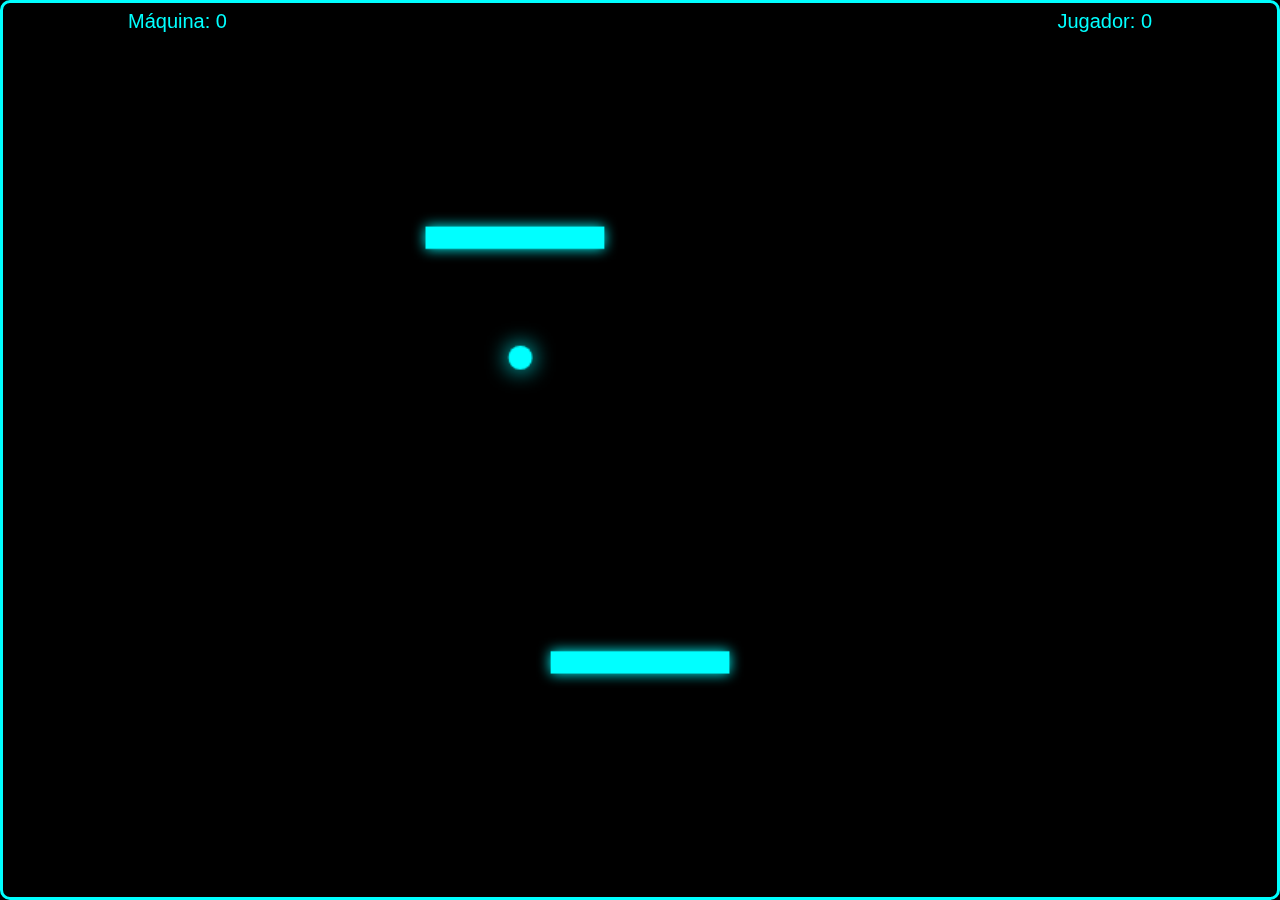
<file: pong.html>
<!DOCTYPE html>
<html lang="es">
<head>
<meta charset="UTF-8" />
<meta name="viewport" content="width=device-width, initial-scale=1, maximum-scale=1, user-scalable=no" />
<title>Pong 1 Jugador</title>
<style>
* {
    margin: 0;
    padding: 0;
    box-sizing: border-box;
}
html, body {
    width: 100%;
    height: 100%; 
    overflow: hidden;
    background: #000;
    display: flex;
    justify-content: center;
    align-items: center;
    font-family: Arial, sans-serif;
    user-select: none;
    -webkit-tap-highlight-color: transparent;
}
#scoreboard {
    position: absolute;
    top: 10px;
    width: 90%; 
    color: #0ff;
    font-size: 20px;
    display: flex;
    justify-content: space-between;
    padding: 0 5%;
    z-index: 10;
}
#pongCanvas {
    background: #000;
    border: 3px solid #0ff;
    border-radius: 10px;
    touch-action: none;
    width: 100vw; 
    height: 100vh;
    object-fit: contain;
    display: block;
}
</style>
</head>
<body>

<div id="scoreboard">
    <div>Máquina: <span id="scoreTop">0</span></div>
    <div>Jugador: <span id="scoreBottom">0</span></div>
</div>

<canvas id="pongCanvas" width="600" height="600"></canvas>

<script>
(() => {
    const canvas = document.getElementById('pongCanvas');
    const ctx = canvas.getContext('2d');
    const scoreTopElem = document.getElementById('scoreTop');
    const scoreBottomElem = document.getElementById('scoreBottom');

    // Las dimensiones lógicas del juego (internas)
    const WIDTH = canvas.width;
    // ⭐ El valor HEIGHT ahora es 600
    const HEIGHT = canvas.height;

    const PADDLE_WIDTH = 120;
    const PADDLE_HEIGHT = 15;
    const BALL_RADIUS = 8;
    
    // ⭐ VALOR AUMENTADO: Separación vertical desde los bordes (ahora 150)
    const VERTICAL_OFFSET = 150; 

    const WIN_SCORE = 10;

    let paddleTopX = (WIDTH - PADDLE_WIDTH) / 2;
    let paddleBottomX = (WIDTH - PADDLE_WIDTH) / 2;

    let ballX = WIDTH / 2;
    let ballY = HEIGHT / 2;
    let ballSpeedX = 3 * (Math.random() < 0.5 ? -1 : 1);
    let ballSpeedY = 5 * (Math.random() < 0.5 ? -1 : 1);

    let scoreTop = 0;
    let scoreBottom = 0;

    let gameOver = false;

    // La velocidad de la IA debe escalarse si cambiamos HEIGHT. Mantenemos el valor base.
    const AI_SPEED = 4;

    function notifyParent(playerWon) {
        setTimeout(() => {
            try {
                if(window.parent && window.parent !== window && typeof window.parent.endGame === 'function'){
                    window.parent.endGame(playerWon);
                } else {
                    window.location.href = '/'; 
                }
            } catch(e) {
                window.location.href = '/';
            }
        }, 2500);
    }

    function fixDPI() {
        const dpi = window.devicePixelRatio || 1;
        if(canvas.width !== WIDTH * dpi || canvas.height !== HEIGHT * dpi){
            canvas.width = WIDTH * dpi;
            canvas.height = HEIGHT * dpi;
            ctx.setTransform(1, 0, 0, 1, 0, 0);
            ctx.scale(dpi, dpi);
        }
    }
    fixDPI();

    function drawPaddle(x, y) {
        ctx.fillStyle = '#0ff';
        ctx.shadowColor = '#0ff';
        ctx.shadowBlur = 8;
        ctx.fillRect(x, y, PADDLE_WIDTH, PADDLE_HEIGHT);
        ctx.shadowBlur = 0;
    }

    function drawBall() {
        ctx.beginPath();
        ctx.fillStyle = '#0ff';
        ctx.shadowColor = '#0ff';
        ctx.shadowBlur = 15;
        ctx.arc(ballX, ballY, BALL_RADIUS, 0, Math.PI * 2);
        ctx.fill();
        ctx.shadowBlur = 0;
    }

    function draw() {
        ctx.clearRect(0, 0, WIDTH, HEIGHT);
        // Coordenada Y de paleta superior ajustada
        drawPaddle(paddleTopX, VERTICAL_OFFSET); 
        // Coordenada Y de paleta inferior ajustada
        drawPaddle(paddleBottomX, HEIGHT - PADDLE_HEIGHT - VERTICAL_OFFSET);
        drawBall();
    }

    function limitSpeed() {
        const maxX = 9;
        if (ballSpeedX > maxX) ballSpeedX = maxX;
        if (ballSpeedX < -maxX) ballSpeedX = -maxX;
    }

    function updateBall() {
        if (gameOver) return;

        ballX += ballSpeedX;
        ballY += ballSpeedY;

        // Laterales
        if (ballX - BALL_RADIUS <= 0) {
            ballX = BALL_RADIUS;
            ballSpeedX *= -1;
        }
        if (ballX + BALL_RADIUS >= WIDTH) {
            ballX = WIDTH - BALL_RADIUS;
            ballSpeedX *= -1;
        }

        // Paleta IA (Superior)
        const topPaddleY = VERTICAL_OFFSET;
        if (ballY - BALL_RADIUS <= topPaddleY + PADDLE_HEIGHT) {
            if (ballX >= paddleTopX && ballX <= paddleTopX + PADDLE_WIDTH) {
                ballY = topPaddleY + PADDLE_HEIGHT + BALL_RADIUS;
                ballSpeedY *= -1;

                let hitPos = ballX - (paddleTopX + PADDLE_WIDTH / 2);
                ballSpeedX = hitPos * 0.09;
                limitSpeed();
            } else if (ballY - BALL_RADIUS <= topPaddleY) {
                // Punto de puntuación de la máquina (la bola cruza el límite superior)
                scoreBottom++;
                updateScores();
                checkWin();
                resetBall(true);
            }
        }

        // Paleta jugador (Inferior)
        const bottomPaddleY = HEIGHT - PADDLE_HEIGHT - VERTICAL_OFFSET;
        if (ballY + BALL_RADIUS >= bottomPaddleY) {
            if (ballX >= paddleBottomX && ballX <= paddleBottomX + PADDLE_WIDTH) {
                ballY = bottomPaddleY - BALL_RADIUS;
                ballSpeedY *= -1;

                let hitPos = ballX - (paddleBottomX + PADDLE_WIDTH / 2);
                ballSpeedX = hitPos * 0.09;
                limitSpeed();
            } else if (ballY + BALL_RADIUS >= HEIGHT - VERTICAL_OFFSET) {
                 // Punto de puntuación del jugador (la bola cruza el límite inferior)
                scoreTop++;
                updateScores();
                checkWin();
                resetBall(false);
            }
        }
    }

    function updateScores() {
        scoreTopElem.textContent = scoreTop;
        scoreBottomElem.textContent = scoreBottom;
    }

    function checkWin() {
        if (scoreTop >= WIN_SCORE || scoreBottom >= WIN_SCORE) {
            gameOver = true;
            ballSpeedX = 0;
            ballSpeedY = 0;
            
            const playerWon = scoreBottom >= WIN_SCORE;
            
            alert(playerWon ? "¡Ganas tú!" : "¡Gana la Máquina!");
            notifyParent(playerWon);
        }
    }

    function resetBall(topStarts) {
        if (gameOver) return;

        ballX = WIDTH / 2;
        ballY = HEIGHT / 2;
        ballSpeedX = 5 * (Math.random() < 0.5 ? -1 : 1);
        ballSpeedY = topStarts ? 8 : -8;
    }

    function updateAI() {
        if (gameOver) return;

        let target = ballX - PADDLE_WIDTH / 2;
        if (paddleTopX < target) paddleTopX += AI_SPEED;
        if (paddleTopX > target) paddleTopX -= AI_SPEED;

        paddleTopX = Math.max(0, Math.min(WIDTH - PADDLE_WIDTH, paddleTopX));
    }

    canvas.addEventListener('touchmove', e => {
        e.preventDefault();
        if (gameOver) return;

        const rect = canvas.getBoundingClientRect();
        const xClient = e.touches[0].clientX;

        const xProportional = (xClient - rect.left) / rect.width;
        const xLogical = xProportional * WIDTH;

        paddleBottomX = xLogical - PADDLE_WIDTH / 2;
        paddleBottomX = Math.max(0, Math.min(WIDTH - PADDLE_WIDTH, paddleBottomX));
    }, { passive: false });

    canvas.addEventListener('mousemove', e => {
        if (gameOver) return;
        if(e.buttons !== 1) return;
        const rect = canvas.getBoundingClientRect();
        const x = e.clientX - rect.left;

        const xProportional = x / rect.width;
        const xLogical = xProportional * WIDTH;

        paddleBottomX = xLogical - PADDLE_WIDTH / 2;
        paddleBottomX = Math.max(0, Math.min(WIDTH - PADDLE_WIDTH, paddleBottomX));
    });

    function loop() {
        updateAI();
        updateBall();
        draw();
        requestAnimationFrame(loop);
    }

    loop();
})();
</script>

</body>
</html>
</file>
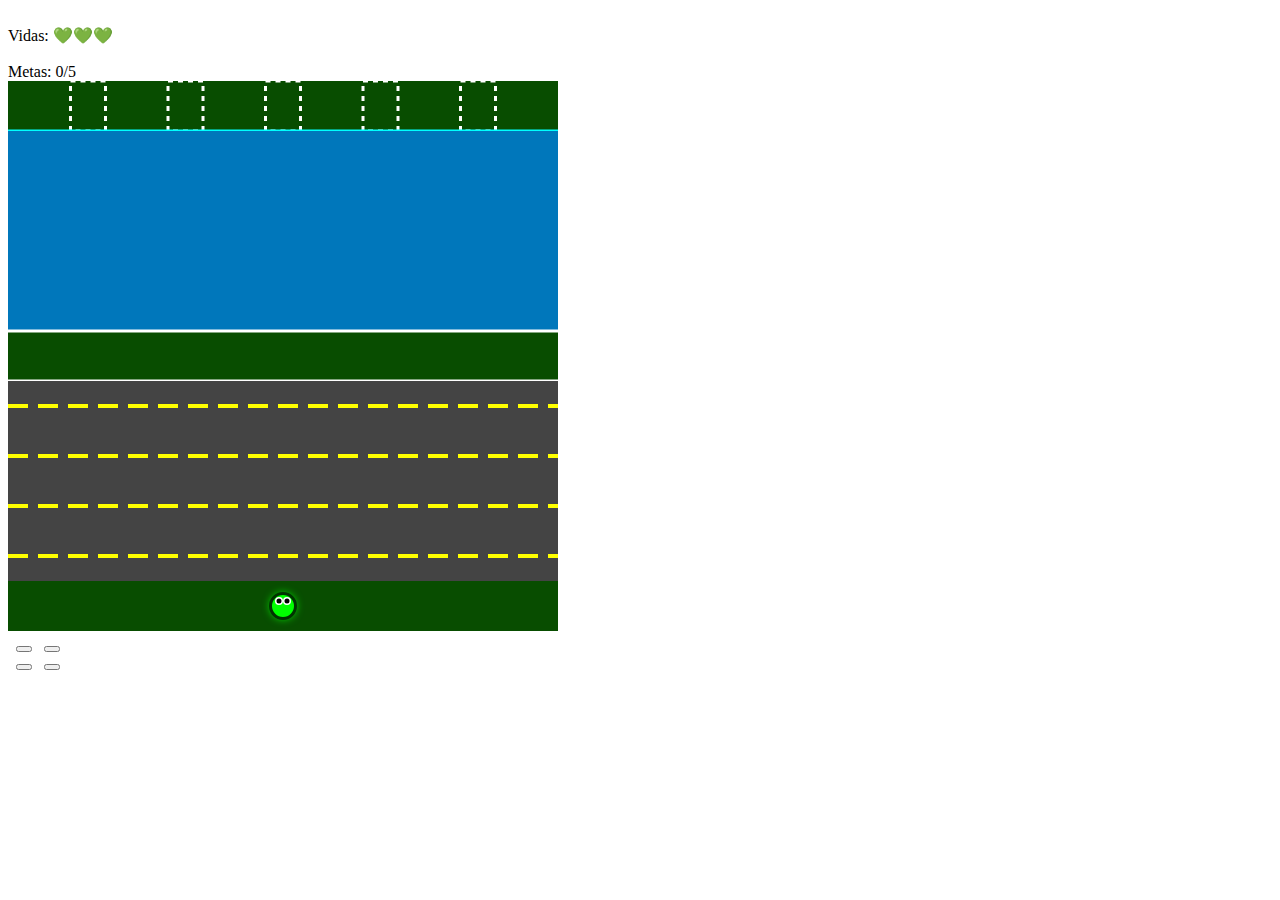
<file: rana2.html>
<!DOCTYPE html>
<html lang="es">
<head>
<meta charset="UTF-8"/>
<meta name="viewport" content="width=device-width, initial-scale=1, maximum-scale=1, user-scalable=no"/>
<title>Juego de la Rana Corregido y Seguro</title>
<style>
  * { box-sizing: border-box; }
  html, body {
    margin: 0; padding: 0; height: 100%;
    background: #112;
    display: flex;
    flex-direction: column;
    align-items: center;
    color: #eee;
    font-family: 'Inter', Arial, sans-serif;
    user-select: none;
    -webkit-tap-highlight-color: transparent;
  }
  #scoreboard {
    width: 100%;
    max-width: 600px;
    display: flex;
    justify-content: space-between;
    font-size: 1.4rem;
    padding: 10px 15px;
    box-sizing: border-box;
    background: #234;
    border-radius: 8px 8px 0 0;
  }
  #livesDisplay {
    color: #f00;
  }
  #completionMessage {
    margin-top: 10px;
    font-size: 1.6rem;
    font-weight: bold;
    color: #0ff;
    text-align: center;
    min-height: 44px;
    user-select: text;
  }
  canvas {
    background: #045; /* Río/Carretera base */
    border: 3px solid #444;
    touch-action: none;
    max-width: 100vw;
    height: 90vw;
    max-height: 550px;
    width: 100%;
    display: block;
  }
  /* Estilos para el D-Pad */
  #controls {
    display: grid;
    grid-template-areas: ". up ." "left center right" ". down .";
    width: 100%;
    max-width: 260px; /* Ajustado para móvil */
    margin-top: 15px;
    gap: 6px;
    user-select: none;
    justify-content: center;
  }
  .d-pad-btn {
    background-color: #4a5c88;
    color: white;
    font-size: 1.1rem;
    padding: 10px 0;
    border: none;
    border-radius: 8px;
    box-shadow: 0 4px #2b395b;
    cursor: pointer;
    transition: background-color 0.1s, box-shadow 0.1s;
    touch-action: manipulation;
    width: 60px;
    height: 48px;
    display: flex;
    align-items: center;
    justify-content: center;
  }
  .d-pad-btn:active {
    background-color: #3e4d70;
    box-shadow: 0 1px #2b395b;
    transform: translateY(3px);
  }
  #btn-up { grid-area: up; }
  #btn-down { grid-area: down; }
  #btn-left { grid-area: left; }
  #btn-right { grid-area: right; }
  #btn-center { grid-area: center; visibility: hidden; }

  /* Iconos de flecha (Font Awesome) */
  .arrow::before {
    font-family: "Font Awesome 5 Free";
    font-weight: 900;
  }
  #btn-up::before { content: "\f0d8"; }
  #btn-down::before { content: "\f0d7"; }
  #btn-left::before { content: "\f0d9"; }
  #btn-right::before { content: "\f0da"; }
</style>
<link rel="stylesheet" href="https://cdnjs.cloudflare.com/ajax/libs/font-awesome/5.15.4/css/all.min.css" crossorigin="anonymous" referrerpolicy="no-referrer" />
</head>
<body>

<div id="scoreboard" aria-live="polite" aria-atomic="true">
  <div>Vidas: <span id="livesDisplay">💚💚💚</span></div>
  <div>Metas: <span id="goalsCompleted">0/5</span></div>
</div>

<canvas id="gameCanvas" width="550" height="550" aria-label="Área de juego de la rana con tráfico denso y zona de seguridad intermedia" role="img" tabindex="0"></canvas>

<div id="completionMessage" aria-live="assertive" aria-atomic="true"></div>

<div id="controls" role="group" aria-label="Controles de dirección táctiles para la rana">
  <button id="btn-up" class="d-pad-btn arrow" data-direction="up" aria-label="Mover arriba" tabindex="0"></button>
  <button id="btn-left" class="d-pad-btn arrow" data-direction="left" aria-label="Mover izquierda" tabindex="0"></button>
  <div id="btn-center"></div>
  <button id="btn-right" class="d-pad-btn arrow" data-direction="right" aria-label="Mover derecha" tabindex="0"></button>
  <button id="btn-down" class="d-pad-btn arrow" data-direction="down" aria-label="Mover abajo" tabindex="0"></button>
</div>

<script>
(() => {
  const canvas = document.getElementById('gameCanvas');
  const ctx = canvas.getContext('2d');
  const completionMessageElem = document.getElementById('completionMessage');
  const livesDisplayElem = document.getElementById('livesDisplay');
  const goalsCompletedElem = document.getElementById('goalsCompleted');

  // Dimensiones del Canvas
  const WIDTH = 550; 
  const HEIGHT = 550;

  // DPI fix
  function fixDPI() {
    const dpi = window.devicePixelRatio || 1;
    canvas.style.width = WIDTH + 'px';
    canvas.style.height = HEIGHT + 'px';
    if (canvas.width !== WIDTH * dpi || canvas.height !== HEIGHT * dpi) {
      canvas.width = WIDTH * dpi;
      canvas.height = HEIGHT * dpi;
      ctx.setTransform(1, 0, 0, 1, 0, 0);
      ctx.scale(dpi, dpi);
    }
  }
  fixDPI();

  // --- Zonas de Juego (Ajustadas para 4 carriles de cada + Medianera de 50px) ---
  const SAFE_ZONE_TOP_HEIGHT = 50; 
  const SAFE_ZONE_BOTTOM_HEIGHT = 50; 
  const MEDIAN_HEIGHT = 50; // ¡NUEVA ZONA SEGURA INTERMEDIA!
  
  const ROAD_LANES_COUNT = 4; // 4 carriles de carretera
  const RIVER_LANES_COUNT = 4; // 4 carriles de río
  const TOTAL_LANES = ROAD_LANES_COUNT + RIVER_LANES_COUNT; // 8
  
  // (550 - 50 - 50 - 50) / 8 = 400 / 8 = 50px
  const LANE_HEIGHT = (HEIGHT - SAFE_ZONE_BOTTOM_HEIGHT - SAFE_ZONE_TOP_HEIGHT - MEDIAN_HEIGHT) / TOTAL_LANES; // 50px

  const ROAD_HEIGHT = LANE_HEIGHT * ROAD_LANES_COUNT; // 200px
  const RIVER_HEIGHT = LANE_HEIGHT * RIVER_LANES_COUNT; // 200px
  
  // Frog constants
  const FROG_SIZE = 25; 
  const FROG_STEP = LANE_HEIGHT; // El paso es igual a la altura del carril (50px)
  const FROG_START_X = WIDTH / 2 - FROG_SIZE / 2;
  const FROG_START_Y = HEIGHT - FROG_STEP + (FROG_STEP - FROG_SIZE) / 2;
  
  // Velocidades y dimensiones de objetos (similares a antes, pero más pequeños)
  const VEHICLE_HEIGHT = FROG_SIZE + 5; 
  const VEHICLE_SPEED_MIN = 1.0; 
  const VEHICLE_SPEED_MAX = 2.8; 

  const LOG_WIDTH = 100; 
  const LOG_HEIGHT = FROG_SIZE + 5;
  const LOG_SPEED_MIN = 1.2; 
  const LOG_SPEED_MAX = 2.2; 

  const CROCODILE_WIDTH = 70; 
  const CROCODILE_HEIGHT = FROG_SIZE + 5;
  const CROCODILE_SPEED_MIN = 1.1; 
  const CROCODILE_SPEED_MAX = 2.0; 
  
  // Goal constants
  const GOAL_COUNT = 5;
  const GOAL_WIDTH = FROG_SIZE + 10;
  let goals = []; 
  let goalPositions = []; 

  // Game state
  let lives = 3; 
  let gameEnded = false;
  let isRespawning = false; // ¡NUEVO! Evita doble muerte
  let frogX = FROG_START_X;
  let frogY = FROG_START_Y;
  let vehicles = [];
  let logs = [];
  let crocodiles = [];

  // Posiciones Y de los centros de los carriles
  let riverLaneYs = [];
  for (let i = 0; i < RIVER_LANES_COUNT; i++) {
    // 50 (Safe Zone Top) + (i * 50) + 25
    riverLaneYs.push(SAFE_ZONE_TOP_HEIGHT + (i * LANE_HEIGHT) + LANE_HEIGHT / 2);
  }

  let roadLaneYs = [];
  for (let i = 0; i < ROAD_LANES_COUNT; i++) {
    // Comienza después de SafeZoneTop + River + Median
    const roadStartY = SAFE_ZONE_TOP_HEIGHT + RIVER_HEIGHT + MEDIAN_HEIGHT;
    roadLaneYs.push(roadStartY + (i * LANE_HEIGHT) + LANE_HEIGHT / 2);
  }

  // Goal Positions
  function initGoalPositions() {
    goalPositions = [];
    const goalSpacing = (WIDTH - GOAL_COUNT * GOAL_WIDTH) / (GOAL_COUNT + 1);
    for (let i = 0; i < GOAL_COUNT; i++) {
        const x = goalSpacing * (i + 1) + i * GOAL_WIDTH;
        goalPositions.push({
            x: x,
            y: 0, 
            width: GOAL_WIDTH,
            height: SAFE_ZONE_TOP_HEIGHT 
        });
    }
  }


  function getRandomRange(min, max) {
    return Math.random() * (max - min) + min;
  }

  // Función genérica para inicializar objetos SIN SOLAPAMIENTO
  function initLaneObjects(laneYs, objHeight, minW, maxW, minS, maxS, type) {
    let objects = [];
    
    laneYs.forEach((laneCenterY, i) => {
      let laneY = laneCenterY - objHeight / 2;
      let direction = i % 2 === 0 ? 1 : -1; // Dirección alterna
      
      const desiredCount = 4 + Math.floor(Math.random() * 2); // Más objetos
      const buffer = 20; // Espacio mínimo entre objetos
      
      let currentX = direction > 0 ? -100 : WIDTH + 100; // Posición inicial
      let totalWidth = 0; // Para calcular el ancho total de los objetos en la calle

      for (let j = 0; j < desiredCount; j++) {
        let width = getRandomRange(minW, maxW);
        let speed = getRandomRange(minS, maxS);
        
        // Espacio libre mínimo antes de colocar el siguiente objeto
        const minGap = width + buffer;
        
        if (direction > 0) {
            // Se mueven a la derecha: el objeto se coloca a la izquierda de 'currentX'
            currentX -= getRandomRange(minGap, minGap + 150) + width;
            if (j === 0) currentX = getRandomRange(-WIDTH, -WIDTH / 2); // Inicio aleatorio fuera de pantalla
            
        } else {
            // Se mueven a la izquierda: el objeto se coloca a la derecha de 'currentX'
            currentX += getRandomRange(minGap, minGap + 150) + width;
            if (j === 0) currentX = getRandomRange(WIDTH * 1.5, WIDTH * 2); // Inicio aleatorio fuera de pantalla
        }
        
        objects.push({
          x: currentX,
          y: laneY,
          width: width,
          height: objHeight,
          speed: speed,
          direction: direction,
          color: (type === 'vehicle' && direction > 0) ? '#d22' : (type === 'vehicle' ? '#2a2' : (type === 'log' ? '#864c0c' : '#256622')),
          type: type
        });
        totalWidth += width + buffer;
      }
    });
    
    return objects;
  }

  function initVehicles() {
      vehicles = initLaneObjects(roadLaneYs, VEHICLE_HEIGHT, 30, 60, VEHICLE_SPEED_MIN, VEHICLE_SPEED_MAX, 'vehicle');
  }

  function initLogs() {
      // 4 carriles de río. Troncos en los carriles 0 y 2
      logs = initLaneObjects(riverLaneYs.filter((_, i) => i % 2 === 0), LOG_HEIGHT, LOG_WIDTH, LOG_WIDTH, LOG_SPEED_MIN, LOG_SPEED_MAX, 'log');
  }

  function initCrocodiles() {
      // 4 carriles de río. Cocodrilos en los carriles 1 y 3
      crocodiles = initLaneObjects(riverLaneYs.filter((_, i) => i % 2 !== 0), CROCODILE_HEIGHT, CROCODILE_WIDTH, CROCODILE_WIDTH, CROCODILE_SPEED_MIN, CROCODILE_SPEED_MAX, 'croc');
  }

  function initGoals() {
      goals = new Array(GOAL_COUNT).fill(false);
      updateGoalsDisplay();
  }
  
  // --- Dibujo ---

  function drawSafeZoneTop() {
    ctx.fillStyle = '#084d00'; // Pasto
    ctx.fillRect(0, 0, WIDTH, SAFE_ZONE_TOP_HEIGHT);

    goalPositions.forEach((g, index) => {
        if (goals[index]) {
            // Rana estática en meta
            ctx.save();
            ctx.translate(g.x + g.width/2, g.height/2);
            ctx.fillStyle = '#0f0';
            ctx.beginPath();
            ctx.arc(0, 0, FROG_SIZE / 2, 0, Math.PI * 2);
            ctx.fill();
            ctx.restore();
        } else {
            // Meta vacía
            ctx.strokeStyle = '#fff';
            ctx.lineWidth = 3;
            ctx.setLineDash([5, 5]); 
            ctx.strokeRect(g.x, g.y, g.width, g.height);
            ctx.setLineDash([]);
        }
    });

    // Línea divisoria inferior
    ctx.strokeStyle = '#0ff';
    ctx.lineWidth = 3;
    ctx.beginPath();
    ctx.moveTo(0, SAFE_ZONE_TOP_HEIGHT);
    ctx.lineTo(WIDTH, SAFE_ZONE_TOP_HEIGHT);
    ctx.stroke();
  }

  function drawRiver() {
    ctx.fillStyle = '#0077bb';
    ctx.fillRect(0, SAFE_ZONE_TOP_HEIGHT, WIDTH, RIVER_HEIGHT);
  }
  
  function drawMedian() {
      // NUEVA ZONA SEGURA ENTRE RÍO Y CARRETERA
      ctx.fillStyle = '#084d00'; // Pasto (mismo color que inicio/fin)
      const medianY = SAFE_ZONE_TOP_HEIGHT + RIVER_HEIGHT;
      ctx.fillRect(0, medianY, WIDTH, MEDIAN_HEIGHT);
      
      // Línea divisoria superior (Río) e inferior (Carretera)
      ctx.strokeStyle = '#fff';
      ctx.lineWidth = 3;
      ctx.beginPath();
      ctx.moveTo(0, medianY);
      ctx.lineTo(WIDTH, medianY);
      ctx.moveTo(0, medianY + MEDIAN_HEIGHT);
      ctx.lineTo(WIDTH, medianY + MEDIAN_HEIGHT);
      ctx.stroke();
  }

  function drawRoad() {
    ctx.fillStyle = '#444';
    const roadY = SAFE_ZONE_TOP_HEIGHT + RIVER_HEIGHT + MEDIAN_HEIGHT;
    ctx.fillRect(0, roadY, WIDTH, ROAD_HEIGHT);

    // Líneas divisorias amarillas (punteadas)
    const gap = LANE_HEIGHT;
    ctx.fillStyle = 'yellow';
    for (let i = 0; i < ROAD_LANES_COUNT; i++) {
      let y = roadY + i * gap + gap / 2;
      for (let x = 0; x < WIDTH; x += 30) {
        ctx.fillRect(x, y - 2, 20, 4);
      }
    }
  }

  function drawSafeZoneBottom() {
      ctx.fillStyle = '#084d00'; 
      ctx.fillRect(0, HEIGHT - SAFE_ZONE_BOTTOM_HEIGHT, WIDTH, SAFE_ZONE_BOTTOM_HEIGHT);
  }

  function drawFrog() {
    if (gameEnded || isRespawning) return; // No dibujamos si está muriendo/reapareciendo

    ctx.save();
    ctx.translate(frogX + FROG_SIZE / 2, frogY + FROG_SIZE / 2);
    ctx.fillStyle = '#0f0';
    ctx.strokeStyle = '#030';
    ctx.lineWidth = 3;
    ctx.beginPath();
    ctx.shadowColor = '#0f0';
    ctx.shadowBlur = 8;
    ctx.arc(0, 0, FROG_SIZE / 2, 0, Math.PI * 2);
    ctx.fill();
    ctx.shadowBlur = 0;
    ctx.stroke();
    // ojos
    ctx.fillStyle = '#fff';
    ctx.beginPath();
    ctx.arc(-4, -5, 4, 0, Math.PI * 2);
    ctx.arc(4, -5, 4, 0, Math.PI * 2);
    ctx.fill();

    ctx.fillStyle = '#000';
    ctx.beginPath();
    ctx.arc(-4, -5, 2.5, 0, Math.PI * 2);
    ctx.arc(4, -5, 2.5, 0, Math.PI * 2);
    ctx.fill();

    ctx.restore();
  }
  
  function drawVehicles() {
    vehicles.forEach(v => {
      ctx.save();
      ctx.fillStyle = v.color;
      ctx.strokeStyle = '#fff';
      ctx.lineWidth = 2;
      ctx.shadowColor = v.color;
      ctx.shadowBlur = 8;
      ctx.beginPath();
      ctx.roundRect(v.x, v.y, v.width, v.height, 6);
      ctx.fill();
      ctx.shadowBlur = 0;
      ctx.stroke();
      // ruedas
      let wheelRadius = 4;
      let wheelY = v.y + v.height - wheelRadius - 2;
      ctx.fillStyle = '#222';
      ctx.beginPath();
      ctx.arc(v.x + wheelRadius + 2, wheelY, wheelRadius, 0, Math.PI * 2);
      ctx.arc(v.x + v.width - wheelRadius - 2, wheelY, wheelRadius, 0, Math.PI * 2);
      ctx.fill();
      ctx.restore();
    });
  }
  
  function drawLogs() {
    logs.forEach(log => {
      ctx.save();
      ctx.fillStyle = log.color;
      ctx.strokeStyle = '#532a03';
      ctx.lineWidth = 3;
      ctx.shadowColor = '#a76b30';
      ctx.shadowBlur = 10;
      ctx.beginPath();
      ctx.roundRect(log.x, log.y, log.width, log.height, 12);
      ctx.fill();
      ctx.shadowBlur = 0;
      ctx.stroke();
      ctx.restore();
    });
  }
  
  function drawCrocodiles() {
    crocodiles.forEach(croc => {
      ctx.save();
      ctx.fillStyle = croc.color;
      ctx.strokeStyle = '#143300';
      ctx.lineWidth = 3;
      ctx.shadowColor = '#325012';
      ctx.shadowBlur = 10;
      ctx.beginPath();
      ctx.roundRect(croc.x, croc.y, croc.width, croc.height, 10);
      ctx.fill();
      ctx.shadowBlur = 0;
      ctx.stroke();

      // Ojos y boca (lógica simplificada)
      ctx.fillStyle = '#fff';
      ctx.fillRect(croc.x + 8, croc.y + 4, 4, 4);
      ctx.fillRect(croc.x + croc.width - 12, croc.y + 4, 4, 4);
      
      ctx.restore();
    });
  }


  // --- Lógica y Colisiones ---

  function updateObjects(objects) {
    objects.forEach(obj => {
      obj.x += obj.speed * obj.direction;
      // Reinicio del objeto cuando sale de pantalla
      if (obj.direction === 1 && obj.x > WIDTH) {
        obj.x = -obj.width - getRandomRange(100, 200);
      }
      if (obj.direction === -1 && obj.x < -obj.width) {
        obj.x = WIDTH + getRandomRange(100, 200);
      }
    });
  }
  
  function updateVehicles() { updateObjects(vehicles); }
  function updateLogs() { updateObjects(logs); }
  function updateCrocodiles() { updateObjects(crocodiles); }

  function isColliding(a, b) {
    return a.x < b.x + b.width &&
      a.x + a.width > b.x &&
      a.y < b.y + b.height &&
      a.y + a.height > b.y;
  }

  function checkRoadCollisions() {
    const roadTop = SAFE_ZONE_TOP_HEIGHT + RIVER_HEIGHT + MEDIAN_HEIGHT;
    const roadBottom = HEIGHT - SAFE_ZONE_BOTTOM_HEIGHT;
    
    // Si la rana está en la zona de la carretera
    if (frogY >= roadTop && frogY < roadBottom) {
        const frogRect = { x: frogX, y: frogY, width: FROG_SIZE, height: FROG_SIZE };
        for (let v of vehicles) {
            let vehicleRect = { x: v.x, y: v.y, width: v.width, height: v.height };
            if (isColliding(frogRect, vehicleRect)) {
                loseLife('hit'); 
                return;
            }
        }
    }
  }

  function checkRiverLogic() {
    const riverTop = SAFE_ZONE_TOP_HEIGHT;
    const riverBottom = SAFE_ZONE_TOP_HEIGHT + RIVER_HEIGHT;

    // Si la rana está en la zona del río
    if (frogY >= riverTop && frogY < riverBottom) {
        const frogRect = { x: frogX, y: frogY, width: FROG_SIZE, height: FROG_SIZE };
        let carryingObject = null;

        // Verificar si está sobre un objeto transportador
        const transportObjects = [...logs, ...crocodiles];
        for (let obj of transportObjects) {
            let objRect = { x: obj.x, y: obj.y, width: obj.width, height: obj.height };
            if (isColliding(frogRect, objRect)) {
                carryingObject = obj;
                break;
            }
        }

        if (carryingObject) {
            // Lógica de peligro (si aterriza en la cabeza/boca del cocodrilo)
            if (carryingObject.type === 'croc' && checkCrocodileMouthCollision(frogRect, carryingObject)) {
                loseLife('croc');
                return;
            }
            // Mover la rana con el objeto
            frogX += carryingObject.speed * carryingObject.direction;
        } else {
             // No está sobre nada en el río: AHOGADO
             loseLife('drown');
             return;
        }
        
        constrainFrog();
    }
  }

  function checkCrocodileMouthCollision(frogRect, croc) {
     // Definimos la zona de peligro en el 20% frontal del cocodrilo
     const dangerZoneWidth = croc.width * 0.2; 
     const dangerZone = {
         x: croc.direction === 1 ? croc.x : croc.x + croc.width - dangerZoneWidth,
         y: croc.y,
         width: dangerZoneWidth,
         height: croc.height
     };
     return isColliding(frogRect, dangerZone);
  }


  function constrainFrog() {
    if (frogX < 0) frogX = 0;
    if (frogX + FROG_SIZE > WIDTH) frogX = WIDTH - FROG_SIZE;
  }

  function checkGoal() {
    // Si la rana está en la zona superior de metas
    if (frogY < SAFE_ZONE_TOP_HEIGHT) {
        let completed = false;
        const frogRect = { x: frogX, y: frogY, width: FROG_SIZE, height: FROG_SIZE };

        for (let i = 0; i < GOAL_COUNT; i++) {
            const goalRect = goalPositions[i];
            
            if (isColliding(frogRect, goalRect)) {
                if (!goals[i]) {
                    goals[i] = true; 
                    completed = true;
                    updateGoalsDisplay();
                    break;
                } else {
                    // Chocó con una rana ya colocada
                    loseLife('squish');
                    return;
                }
            }
        }

        if (completed) {
            if (goals.every(g => g)) {
                endGame(true); // ¡Victoria!
            } else {
                respawnFrog();
            }
        } else {
            // Cayó en el pasto sin meta
            loseLife('miss');
        }
    }
  }

  function respawnFrog() {
    frogX = FROG_START_X;
    frogY = FROG_START_Y;
  }

  function loseLife(reason) {
    if (isRespawning || gameEnded) return;
    isRespawning = true;

    lives--;
    updateLivesDisplay();

    let msg = 'Has perdido una vida.';
    switch(reason) {
      case 'hit': msg = '🚗 Atropellado en la carretera.'; break;
      case 'drown': msg = '🌊 Ahogado en el río.'; break;
      case 'croc': msg = '🐊 Devorado por cocodrilo.'; break;
      case 'miss': msg = '❌ Fallaste la meta.'; break;
      case 'squish': msg = '🐸 Aplastado por otra rana.'; break;
    }
    completionMessageElem.textContent = msg;

    if (lives <= 0){
      endGame(false);
      return;
    }

    setTimeout(() => {
      completionMessageElem.textContent = '';
      respawnFrog();
      isRespawning = false;
    }, 1200);
  }

  function updateLivesDisplay() {
      let display = '';
      // Mostramos 3 corazones (verde si tiene vida, roto si no)
      for (let i = 0; i < 3; i++) {
          display += i < lives ? '💚' : '💔';
      }
      livesDisplayElem.textContent = display;
  }

  function updateGoalsDisplay() {
      const completedCount = goals.filter(g => g).length;
      goalsCompletedElem.textContent = `${completedCount}/${GOAL_COUNT}`;
  }


  // Lógica de finalización para salir al programa padre
  function endGame(win) {
    if (gameEnded) return;
    gameEnded = true;
    completionMessageElem.textContent = win ? '🎉 ¡VICTORIA! Todas las metas completadas.' : '💀 JUEGO TERMINADO. Sin vidas.';

    setTimeout(() => {
      try {
        if (window.parent && window.parent !== window && typeof window.parent.endGame === 'function') {
          window.parent.endGame(win);
        } else {
          window.location.href = '/';
        }
      } catch (e) {
        window.location.href = '/';
      }
    }, 3000); 
  }

  function resetGame(fullReset = false) {
    if (fullReset) {
        lives = 3;
        initGoals();
        updateLivesDisplay();
    }
    
    respawnFrog(); 
    initVehicles();
    initLogs();
    initCrocodiles();
    gameEnded = false;
    isRespawning = false;
    completionMessageElem.textContent = '';
    requestAnimationFrame(gameLoop);
  }


  // --- Inicialización y Bucle Principal ---

  // roundRect polyfill
  if (!CanvasRenderingContext2D.prototype.roundRect) {
    CanvasRenderingContext2D.prototype.roundRect = function (x, y, w, h, r) {
      if (w < 2 * r) r = w / 2;
      if (h < 2 * r) r = h / 2;
      this.beginPath();
      this.moveTo(x + r, y);
      this.arcTo(x + w, y, x + w, y + h, r);
      this.arcTo(x + w, y + h, x, y + h, r);
      this.arcTo(x, y + h, x, y, r);
      this.arcTo(x, y, x + w, y, r);
      this.closePath();
      return this;
    }
  }

  initGoalPositions(); 
  resetGame(true); 

  function gameLoop() {
    if (gameEnded) return;

    ctx.clearRect(0, 0, WIDTH, HEIGHT);

    // DIBUJO DE FONDOS
    drawSafeZoneTop();
    drawRiver();
    drawMedian(); // DIBUJO DE LA NUEVA ZONA SEGURA
    drawRoad();
    drawSafeZoneBottom(); 

    // LÓGICA DE MOVIMIENTO
    updateVehicles();
    updateLogs();
    updateCrocodiles();

    // Dibujo de elementos en movimiento
    drawLogs();
    drawCrocodiles();
    drawVehicles();

    // Comprobación de Colisiones (Solo si no está reapareciendo)
    if (!isRespawning) { 
        checkRiverLogic(); 
        checkRoadCollisions();
        checkGoal(); 
    }

    drawFrog();

    requestAnimationFrame(gameLoop);
  }

  // --- Input handlers (Teclado y D-Pad) ---

  function attemptMove(dir) {
    if (gameEnded || isRespawning) return; // No se mueve mientras muere/reaparece

    let newX = frogX;
    let newY = frogY;
    switch (dir) {
      case 'left': newX -= FROG_STEP; break;
      case 'right': newX += FROG_STEP; break;
      case 'up': newY -= FROG_STEP; break;
      case 'down': newY += FROG_STEP; break;
    }

    // Límite Horizontal
    if (newX < 0) newX = 0;
    if (newX + FROG_SIZE > WIDTH) newX = WIDTH - FROG_SIZE;
    
    // Límite Vertical y ajuste de posición
    if (dir === 'up' || dir === 'down') {
        const currentLaneY = Math.round((frogY - (FROG_STEP - FROG_SIZE) / 2) / FROG_STEP) * FROG_STEP;
        const nextY = dir === 'up' ? currentLaneY - FROG_STEP : currentLaneY + FROG_STEP;
        
        // Ajustamos la posición Y al centro del nuevo carril
        newY = nextY + (LANE_HEIGHT - FROG_SIZE) / 2;

        // Limites absolutos
        if (newY < 0) newY = 0; 
        if (newY > HEIGHT - FROG_STEP) newY = HEIGHT - FROG_STEP + (FROG_STEP - FROG_SIZE) / 2;
    }


    frogX = newX;
    frogY = newY;
    
    constrainFrog();
  }
  
  // Eventos de teclado
  window.addEventListener('keydown', e => {
    if (gameEnded || isRespawning) return;
    const key = e.key.toLowerCase();
    if (['arrowup', 'w', 'arrowdown', 's', 'arrowleft', 'a', 'arrowright', 'd'].includes(key)) {
        e.preventDefault(); 
        if (key === 'arrowup' || key === 'w') attemptMove('up');
        else if (key === 'arrowdown' || key === 's') attemptMove('down');
        else if (key === 'arrowleft' || key === 'a') attemptMove('left');
        else if (key === 'arrowright' || key === 'd') attemptMove('right');
    }
  });
  
  // Eventos de los botones del D-Pad
  document.querySelectorAll('.d-pad-btn').forEach(button => {
    button.addEventListener('click', e => {
      e.preventDefault();
      attemptMove(button.dataset.direction);
    });
  });

})();
</script>

</body>
</html>
</file>
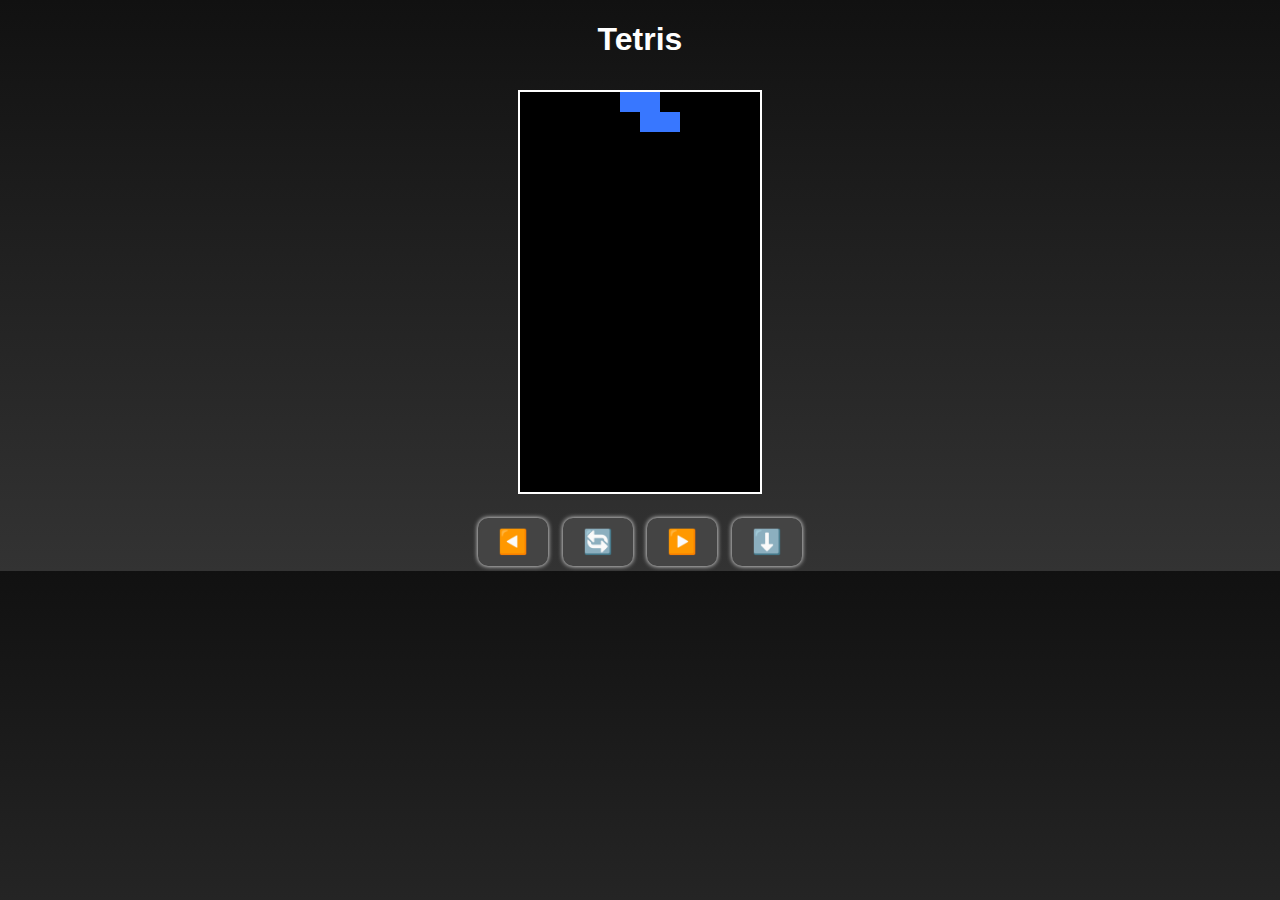
<file: tetris.html>
<!DOCTYPE html>
<html lang="es">
<head>
  <meta charset="UTF-8" />
  <meta name="viewport" content="width=device-width, initial-scale=1.0" />
  <title>Tetris Móvil</title>
  <style>
    body {
      background: linear-gradient(to bottom, #111, #333);
      color: white;
      font-family: 'Segoe UI', sans-serif;
      text-align: center;
      margin: 0;
      padding: 0;
    }
    canvas {
      background-color: #000;
      border: 2px solid #fff;
      margin-top: 10px;
    }
    .controls {
      margin-top: 15px;
    }
    button {
      font-size: 24px;
      margin: 5px;
      padding: 10px 20px;
      border-radius: 10px;
      border: none;
      background-color: #444;
      color: white;
      box-shadow: 0 0 5px #fff;
    }
  </style>
</head>
<body>
  <h1>Tetris</h1>
  <canvas id="tetris" width="240" height="400"></canvas>
  <div class="controls">
    <button onclick="playerMove(-1)">◀️</button>
    <button onclick="playerRotate()">🔄</button>
    <button onclick="playerMove(1)">▶️</button>
    <button onclick="playerDrop()">⬇️</button>
  </div>
  <script>
    const canvas = document.getElementById('tetris');
    const context = canvas.getContext('2d');
    context.scale(20, 20);

    const colors = [
      null,
      '#FF0D72',
      '#0DC2FF',
      '#0DFF72',
      '#F538FF',
      '#FF8E0D',
      '#FFE138',
      '#3877FF',
    ];

    function createMatrix(w, h) {
      const matrix = [];
      while (h--) matrix.push(new Array(w).fill(0));
      return matrix;
    }

    function createPiece(type) {
      if (type === 'T') return [[0,1,0],[1,1,1],[0,0,0]];
      if (type === 'O') return [[2,2],[2,2]];
      if (type === 'L') return [[0,3,0],[0,3,0],[0,3,3]];
      if (type === 'J') return [[0,4,0],[0,4,0],[4,4,0]];
      if (type === 'I') return [[0,5,0,0],[0,5,0,0],[0,5,0,0],[0,5,0,0]];
      if (type === 'S') return [[0,6,6],[6,6,0],[0,0,0]];
      if (type === 'Z') return [[7,7,0],[0,7,7],[0,0,0]];
    }

    function drawMatrix(matrix, offset) {
      matrix.forEach((row, y) => {
        row.forEach((value, x) => {
          if (value !== 0) {
            context.fillStyle = colors[value];
            context.fillRect(x + offset.x, y + offset.y, 1, 1);
          }
        });
      });
    }

    function draw() {
      context.fillStyle = '#000';
      context.fillRect(0, 0, canvas.width, canvas.height);
      drawMatrix(arena, {x: 0, y: 0});
      drawMatrix(player.matrix, player.pos);
    }

    function merge(arena, player) {
      player.matrix.forEach((row, y) => {
        row.forEach((value, x) => {
          if (value !== 0) {
            arena[y + player.pos.y][x + player.pos.x] = value;
          }
        });
      });
    }

    function collide(arena, player) {
      const [m, o] = [player.matrix, player.pos];
      for (let y = 0; y < m.length; ++y) {
        for (let x = 0; x < m[y].length; ++x) {
          if (m[y][x] !== 0 &&
              (arena[y + o.y] &&
               arena[y + o.y][x + o.x]) !== 0) {
            return true;
          }
        }
      }
      return false;
    }

    function playerDrop() {
      player.pos.y++;
      if (collide(arena, player)) {
        player.pos.y--;
        merge(arena, player);
        playerReset();
        arenaSweep();
      }
      dropCounter = 0;
    }

    function playerMove(dir) {
      player.pos.x += dir;
      if (collide(arena, player)) {
        player.pos.x -= dir;
      }
    }

    function playerRotate() {
      const m = player.matrix;
      for (let y = 0; y < m.length; ++y) {
        for (let x = 0; x < y; ++x) {
          [m[x][y], m[y][x]] = [m[y][x], m[x][y]];
        }
      }
      m.forEach(row => row.reverse());
      if (collide(arena, player)) {
        m.forEach(row => row.reverse());
        for (let y = 0; y < m.length; ++y) {
          for (let x = 0; x < y; ++x) {
            [m[x][y], m[y][x]] = [m[y][x], m[x][y]];
          }
        }
      }
    }

    function playerReset() {
      const pieces = 'TJLOSZI';
      player.matrix = createPiece(pieces[Math.floor(Math.random() * pieces.length)]);
      player.pos.y = 0;
      player.pos.x = Math.floor(arena[0].length / 2) - Math.floor(player.matrix[0].length / 2);
      if (collide(arena, player)) {
        arena.forEach(row => row.fill(0));
      }
    }

    function arenaSweep() {
      let rowCount = 1;
      outer: for (let y = arena.length - 1; y >= 0; --y) {
        if (arena[y].every(value => value !== 0)) {
          arena.splice(y, 1);
          arena.unshift(new Array(arena[0].length).fill(0));
        }
      }
    }

    const arena = createMatrix(12, 20);
    const player = {
      pos: {x: 0, y: 0},
      matrix: null,
    };

    let dropCounter = 0;
    let dropInterval = 1000;
    let lastTime = 0;

    function update(time = 0) {
      const deltaTime = time - lastTime;
      lastTime = time;
      dropCounter += deltaTime;
      if (dropCounter > dropInterval) {
        playerDrop();
      }
      draw();
      requestAnimationFrame(update);
    }

    playerReset();
    update();
  </script>
</body>
</html>
</file>
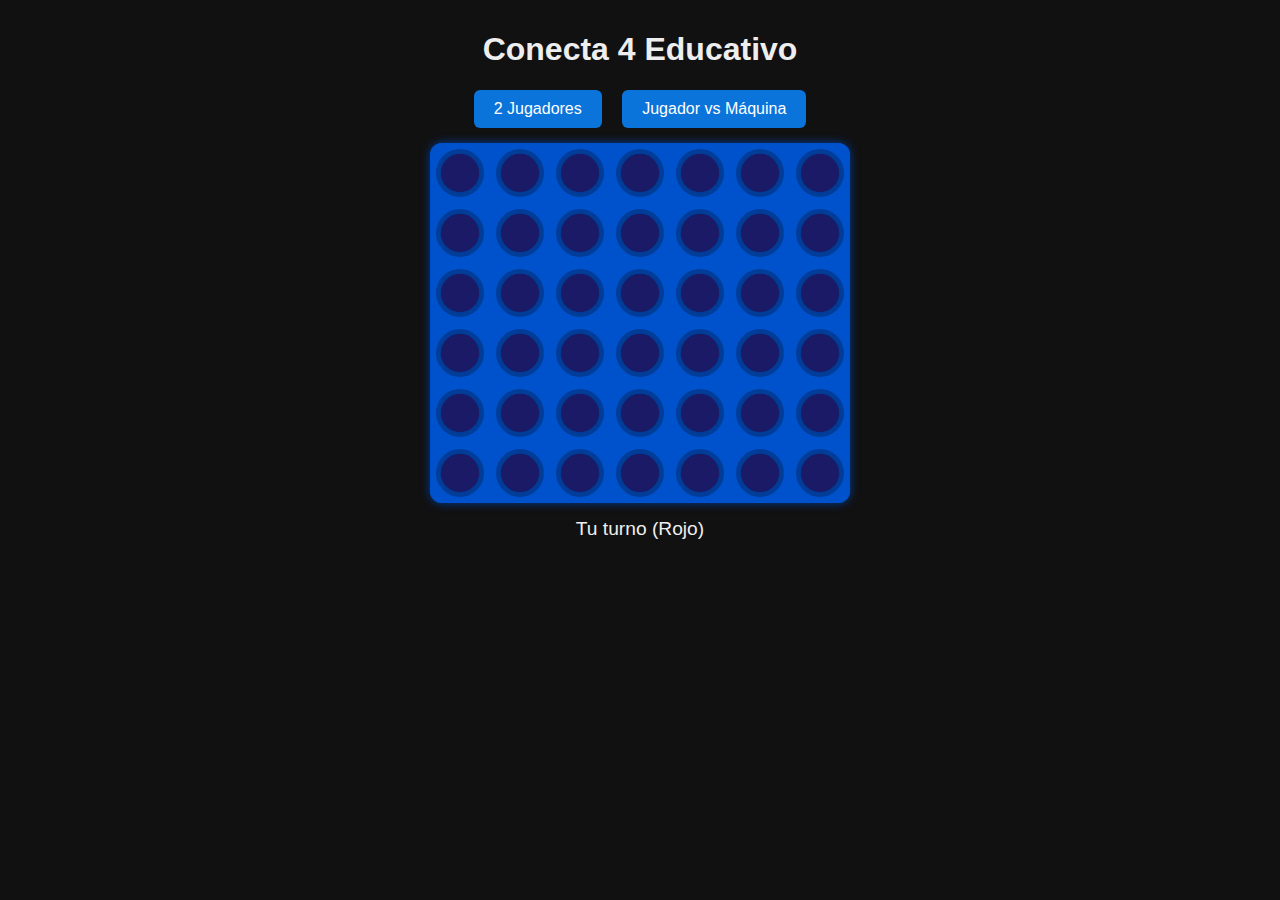
<file: tictactoe.html>
<!DOCTYPE html>
<html lang="es">
<head>
<meta charset="UTF-8" />
<meta name="viewport" content="width=device-width, initial-scale=1" />
<title>Conecta 4 Educativo</title>
<style>
  body {
    margin: 0; padding: 10px;
    font-family: Arial, sans-serif;
    background: #111;
    color: #eee;
    display: flex;
    flex-direction: column;
    align-items: center;
    user-select: none;
  }
  #controls {
    margin-bottom: 15px;
  }
  button {
    background: #0a74da;
    color: #fff;
    border: none;
    border-radius: 6px;
    padding: 10px 20px;
    margin: 0 8px;
    cursor: pointer;
    font-size: 1rem;
    user-select: none;
  }
  button:disabled {
    background: #555;
    cursor: default;
  }
  #message {
    margin: 15px 0;
    font-size: 1.2rem;
    min-height: 1.6em;
    text-align: center;
  }
  canvas {
    background-color: #0052cc;
    border-radius: 12px;
    box-shadow: 0 0 10px #003d99;
    touch-action: manipulation;
    max-width: 100vw;
    height: auto;
  }
</style>
</head>
<body>

<h1>Conecta 4 Educativo</h1>

<div id="controls" role="group" aria-label="Modo de juego">
  <button id="btnPvP" aria-pressed="true">2 Jugadores</button>
  <button id="btnPvC" aria-pressed="false">Jugador vs Máquina</button>
</div>

<canvas id="gameCanvas" width="420" height="360" aria-label="Tablero de Conecta 4" role="img" tabindex="0"></canvas>

<div id="message" aria-live="polite"></div>

<script>
(() => {
    const canvas = document.getElementById('gameCanvas');
    const ctx = canvas.getContext('2d');
    const messageElem = document.getElementById('message');
    const btnPvP = document.getElementById('btnPvP');
    const btnPvC = document.getElementById('btnPvC');

    // Board config
    const COLS = 7;
    const ROWS = 6;

    // Canvas dimensions and constants
    const CANVAS_WIDTH = canvas.width;
    const CANVAS_HEIGHT = canvas.height;
    const SLOT_SIZE = CANVAS_WIDTH / COLS;
    const RADIUS = SLOT_SIZE * 0.4;

    // Game state
    let board = [];
    let currentPlayer = 1; // 1=Red, 2=Yellow (Máquina)
    let vsComputer = false;
    let gameActive = true;
    
    // Configuración de la IA
    // Profundidad de búsqueda: 1-3 (Fácil/Medio), 4-5 (Difícil), 6+ (Muy Difícil / Lento)
    const AI_DEPTH = 4; 

    // Initialize board: 0 = empty, 1 = player 1 disk, 2 = player 2 disk
    function initBoard() {
        board = [];
        for(let r=0; r<ROWS; r++) {
            const row = [];
            for(let c=0; c<COLS; c++) {
                row.push(0);
            }
            board.push(row);
        }
    }

    // Draw empty board and disks
    function drawBoard() {
        ctx.clearRect(0, 0, CANVAS_WIDTH, CANVAS_HEIGHT);
        // Draw slots background
        ctx.fillStyle = '#0052cc';
        ctx.fillRect(0, 0, CANVAS_WIDTH, CANVAS_HEIGHT);

        // Draw slots and disks
        for(let r=0; r<ROWS; r++){
            for(let c=0; c<COLS; c++){
                const x = c * SLOT_SIZE + SLOT_SIZE/2;
                const y = (ROWS - 1 - r) * SLOT_SIZE + SLOT_SIZE/2;

                // Draw slot background: circle in blue
                ctx.beginPath();
                ctx.arc(x, y, RADIUS, 0, 2*Math.PI);
                ctx.fillStyle = '#003d99';
                ctx.fill();

                // Draw disk if any
                if(board[r][c] === 1) {
                    ctx.fillStyle = '#ff0000'; // Red
                } else if(board[r][c] === 2) {
                    ctx.fillStyle = '#ffff00'; // Yellow
                } else {
                    ctx.fillStyle = '#1a1a66'; // Empty slot darker circle inside
                    ctx.beginPath();
                    ctx.arc(x, y, RADIUS * 0.8, 0, 2*Math.PI);
                    ctx.fill();
                    continue;
                }

                ctx.beginPath();
                ctx.arc(x, y, RADIUS * 0.85, 0, 2*Math.PI);
                ctx.fill();
            }
        }
    }

    // *** FUNCIÓN MODIFICADA ***
    // Get first empty row in a column, or -1 if full. Acepta tablero simulado.
    function getAvailableRow(col, boardToCheck = board) {
        for(let r = 0; r < ROWS; r++){
            if(boardToCheck[r][col] === 0){
                return r;
            }
        }
        return -1;
    }

    // Drop piece for player in column, return true if successful
    function dropPiece(col, player) {
        if(!gameActive) return false;
        const row = getAvailableRow(col);
        if(row === -1) return false;
        board[row][col] = player;
        return true;
    }
    
    // *** FUNCIÓN MODIFICADA ***
    // Check horizontal, vertical and diagonal for 4 in a row. Acepta tablero simulado.
    function checkWin(player, boardToCheck = board) {
        // Horizontal
        for(let r=0; r<ROWS; r++){
            for(let c=0; c<=COLS-4; c++){
                if(boardToCheck[r][c] === player &&
                   boardToCheck[r][c+1] === player &&
                   boardToCheck[r][c+2] === player &&
                   boardToCheck[r][c+3] === player) return true;
            }
        }
        // Vertical
        for(let c=0; c<COLS; c++){
            for(let r=0; r<=ROWS-4; r++){
                if(boardToCheck[r][c] === player &&
                   boardToCheck[r+1][c] === player &&
                   boardToCheck[r+2][c] === player &&
                   boardToCheck[r+3][c] === player) return true;
            }
        }
        // Diagonal down-right
        for(let r=0; r<=ROWS-4; r++){
            for(let c=0; c<=COLS-4; c++){
                if(boardToCheck[r][c] === player &&
                   boardToCheck[r+1][c+1] === player &&
                   boardToCheck[r+2][c+2] === player &&
                   boardToCheck[r+3][c+3] === player) return true;
            }
        }
        // Diagonal up-right
        for(let r=3; r<ROWS; r++){
            for(let c=0; c<=COLS-4; c++){
                if(boardToCheck[r][c] === player &&
                   boardToCheck[r-1][c+1] === player &&
                   boardToCheck[r-2][c+2] === player &&
                   boardToCheck[r-3][c+3] === player) return true;
            }
        }
        return false;
    }


    // Check for draw (no empty slots)
    function checkDraw() {
        for(let c=0; c<COLS; c++){
            if(getAvailableRow(c) !== -1) return false;
        }
        return true;
    }

    // Show message in panel
    function showMessage(msg) {
        messageElem.textContent = msg;
    }

    // Update turn message
    function updateTurnMessage() {
        if(!gameActive) return;
        if(vsComputer) {
            showMessage(currentPlayer === 1 ? "Tu turno (Rojo)" : "Turno de la máquina (Amarillo)");
        } else {
            showMessage(`Turno jugador ${currentPlayer === 1 ? 'Rojo' : 'Amarillo'}`);
        }
    }

    // Switch player turn
    function switchTurn() {
        currentPlayer = 3 - currentPlayer;
        updateTurnMessage();
    }

    // Reset game state
    function resetGame() {
        initBoard();
        currentPlayer = 1;
        gameActive = true;
        showMessage('');
        updateTurnMessage();
        drawBoard();
    }


    // ------------------------------------------------------------------
    // -------- ALGORITMO MINIMAX (PARA AUMENTAR LA DIFICULTAD) ---------
    // ------------------------------------------------------------------

    // Puntuación heurística simple: cuenta 2 en raya, 3 en raya, etc.
    function evaluateWindow(window, player) {
        let score = 0;
        const opp = 3 - player; 

        const player_count = window.filter(x => x === player).length;
        const empty_count = window.filter(x => x === 0).length;
        const opp_count = window.filter(x => x === opp).length;

        if (player_count === 4) {
            score += 100000; // ¡Victoria!
        } else if (player_count === 3 && empty_count === 1) {
            score += 50; // 3 en raya con un hueco
        } else if (player_count === 2 && empty_count === 2) {
            score += 10; // 2 en raya con dos huecos
        }

        // Bloquea las amenazas del oponente
        if (opp_count === 3 && empty_count === 1) {
            score -= 5000; // Bloquea una posible victoria
        }

        return score;
    }

    // Función principal de puntuación de tablero
    function scorePosition(board, player) {
        let score = 0;

        // Puntuación por control del centro (estratégico)
        const center_col = Math.floor(COLS / 2);
        const center_array = board.map(r => r[center_col]);
        score += center_array.filter(x => x === player).length * 3;

        // Evaluar 4 casillas en todas las direcciones
        for (let r = 0; r < ROWS; r++) {
            for (let c = 0; c < COLS; c++) {
                // Horizontal
                if (c <= COLS - 4) {
                    score += evaluateWindow(board[r].slice(c, c + 4), player);
                }
                // Vertical
                if (r <= ROWS - 4) {
                    const window = [board[r][c], board[r + 1][c], board[r + 2][c], board[r + 3][c]];
                    score += evaluateWindow(window, player);
                }
                // Diagonal (Down-Right)
                if (c <= COLS - 4 && r <= ROWS - 4) {
                    const window = [board[r][c], board[r + 1][c + 1], board[r + 2][c + 2], board[r + 3][c + 3]];
                    score += evaluateWindow(window, player);
                }
                // Diagonal (Up-Right)
                if (c <= COLS - 4 && r >= 3) {
                    const window = [board[r][c], board[r - 1][c + 1], board[r - 2][c + 2], board[r - 3][c + 3]];
                    score += evaluateWindow(window, player);
                }
            }
        }
        return score;
    }

    // Algoritmo Minimax (Busca la mejor jugada asumiendo que el oponente también juega óptimamente)
    function minimax(currentBoard, depth, alpha, beta, maximizingPlayer) {
        const validCols = [];
        for(let i=0; i<COLS; i++){
            // Usamos la versión modificada de getAvailableRow
            if(getAvailableRow(i, currentBoard) !== -1) validCols.push(i);
        }
        
        // Condiciones terminales (fin del juego o profundidad máxima alcanzada)
        if (depth === 0 || checkWin(1, currentBoard) || checkWin(2, currentBoard) || validCols.length === 0) {
            if (checkWin(2, currentBoard)) return [null, 100000000000000]; // Máquina gana
            if (checkWin(1, currentBoard)) return [null, -100000000000000]; // Jugador gana
            if (validCols.length === 0) return [null, 0]; // Empate
            
            return [null, scorePosition(currentBoard, 2)]; // Puntuación heurística
        }

        if (maximizingPlayer) {
            let value = -Infinity;
            let best_col = validCols[Math.floor(Math.random() * validCols.length)]; // Movimiento aleatorio como fallback

            for (const col of validCols) {
                const tempBoard = JSON.parse(JSON.stringify(currentBoard)); // Crear copia profunda
                const row = getAvailableRow(col, tempBoard);
                tempBoard[row][col] = 2; // Simular jugada de la máquina

                const new_score = minimax(tempBoard, depth - 1, alpha, beta, false)[1];

                if (new_score > value) {
                    value = new_score;
                    best_col = col;
                }
                alpha = Math.max(alpha, value);
                if (alpha >= beta) break; // Alpha-Beta Pruning
            }
            return [best_col, value];
        } else { // Minimizing player (jugador 1)
            let value = Infinity;
            let best_col = validCols[Math.floor(Math.random() * validCols.length)];

            for (const col of validCols) {
                const tempBoard = JSON.parse(JSON.stringify(currentBoard));
                const row = getAvailableRow(col, tempBoard);
                tempBoard[row][col] = 1; // Simular jugada del jugador

                const new_score = minimax(tempBoard, depth - 1, alpha, beta, true)[1];

                if (new_score < value) {
                    value = new_score;
                    best_col = col;
                }
                beta = Math.min(beta, value);
                if (alpha >= beta) break; // Alpha-Beta Pruning
            }
            return [best_col, value];
        }
    }

    // Lógica del turno de la máquina (sustituye a simpleAIPlay)
    async function aiTurn() {
        if(!gameActive || currentPlayer !== 2) return;
        showMessage('Turno de la máquina...');
        
        // Ejecutar Minimax para encontrar el mejor movimiento
        const [best_col, score] = minimax(board, AI_DEPTH, -Infinity, Infinity, true); 

        // Retardo simulado para que parezca que la máquina "piensa"
        await new Promise(resolve => setTimeout(resolve, 600)); 

        if(best_col !== null && dropPiece(best_col, 2)){
            drawBoard();
            if(checkWin(2)) {
                gameActive = false;
                showMessage('La máquina gana. ¡Fin del juego! 😭');
                notifyParent(false);
                return;
            }
            if(checkDraw()) {
                gameActive = false;
                showMessage('Empate. ¡Fin del juego!');
                notifyParent(null);
                return;
            }
            switchTurn();
        }
    }
    // ------------------------------------------------------------------
    // -------------------- FIN CÓDIGO MINIMAX --------------------------
    // ------------------------------------------------------------------


    // Notify parent frame about game end, with fallback
    function notifyParent(playerWon) {
        // Parámetro true si ganó jugador, false si máquina, null empate
        setTimeout(() => {
            try {
                if(window.parent && window.parent !== window && typeof window.parent.endGame === 'function'){
                    window.parent.endGame(playerWon === true);
                } else {
                    // Fallback para reiniciar o redirigir
                    resetGame(); 
                }
            } catch(e) {
                // Fallback para reiniciar o redirigir
                resetGame(); 
            }
        }, 2500);
    }

    // Handle user clicking on board to place disk
    function handleClick(event) {
        if(!gameActive || currentPlayer !== 1) return;
        const rect = canvas.getBoundingClientRect();
        const x = event.clientX - rect.left;
        const colClicked = Math.floor(x / SLOT_SIZE);
        if(colClicked < 0 || colClicked >= COLS) return;
        if(dropPiece(colClicked, 1)){
            drawBoard();
            if(checkWin(1)){
                gameActive = false;
                showMessage('¡Has ganado! 🎉');
                notifyParent(true);
                return;
            }
            if(checkDraw()){
                gameActive = false;
                showMessage('Empate. Fin del juego.');
                notifyParent(null);
                return;
            }
            switchTurn();
            // Llama a la IA para su turno
            if(vsComputer) {
                aiTurn();
            }
        }
    }

    // Touch support: treat touch as click for simplicity
    canvas.addEventListener('touchstart', e => {
        if(e.touches.length === 1){
            handleClick(e.touches[0]);
        }
    });

    // Mouse support
    canvas.addEventListener('click', handleClick);

    // Buttons for mode selection
    btnPvP.addEventListener('click', () => {
        // Permitir cambiar modo solo si el juego está inactivo o al inicio
        if (gameActive) return; 
        vsComputer = false;
        btnPvP.setAttribute('aria-pressed', 'true');
        btnPvC.setAttribute('aria-pressed', 'false');
        showMessage('Modo 2 Jugadores activado');
        resetGame();
    });
    btnPvC.addEventListener('click', () => {
        // Permitir cambiar modo solo si el juego está inactivo o al inicio
        if (gameActive) return; 
        vsComputer = true;
        btnPvP.setAttribute('aria-pressed', 'false');
        btnPvC.setAttribute('aria-pressed', 'true');
        showMessage('Modo Jugador vs Máquina activado');
        resetGame();
    });

    // On load initialize PvC by default
    vsComputer = true;
    btnPvC.setAttribute('aria-pressed', 'true');
    btnPvP.setAttribute('aria-pressed', 'false');
    resetGame();
})();
</script>

</body>
</html>
</file>
<file: style.css>
:root {
  --bg1: #071029;
  --panel: #0f2b3a;
  --accent: #00dd99;
  --text-shadow: 2px 2px 0 #000;
}

* {
  box-sizing: border-box;
  user-select: none; /* Evita seleccionar texto al tocar rápido */
  -webkit-user-select: none;
}

html, body {
  height: 100%;
  margin: 0;
  padding: 0;
  background: linear-gradient(180deg, #071029 0%, #0b3150 100%);
  font-family: 'Courier New', Courier, monospace;
  overflow: hidden; /* Evita scroll en la página entera */
}

/* --- Contenedor Principal del Juego --- */
#game-container {
  width: 100%;
  max-width: 800px; /* Ajustado para que no sea gigante en PC */
  aspect-ratio: 4/3;
  margin: 0 auto; /* Centrado horizontal */
  position: relative; /* Clave para posicionar HUD y Overlay dentro */
  border-radius: 8px;
  box-shadow: 0 12px 30px rgba(0,0,0,0.6);
  background: var(--panel);
  
  /* ➡️ CRÍTICO: Bloquea gestos del navegador (zoom, swipe back) dentro del juego */
  touch-action: none; 
}

/* Centrado vertical en pantallas grandes */
@media (min-height: 700px) {
  #game-container {
    margin-top: 20px;
  }
}

canvas {
  display: block;
  width: 100%;
  height: 100%;
  image-rendering: pixelated; /* Mantiene los píxeles nítidos */
  background: #000;
}

/* --- HUD (Marcadores) --- */
#hud {
  position: absolute;
  top: 12px;
  left: 0;
  width: 100%;
  padding: 0 16px;
  display: flex;
  justify-content: space-between; /* Puntos a la izq, Vidas a la der */
  z-index: 20;
  pointer-events: none; /* Permite hacer clic en el juego a través del texto */
}

#hud div {
  background: rgba(0, 0, 0, 0.65);
  padding: 8px 12px;
  border-radius: 6px;
  color: #fff;
  border: 2px solid rgba(255, 255, 255, 0.15);
  font-weight: bold;
  font-size: 16px;
  text-transform: uppercase;
  text-shadow: 1px 1px 0 #000;
}

#hud span {
  color: var(--accent);
  margin-left: 5px;
}

/* --- Overlay (Game Over) --- */
#overlay {
  position: absolute;
  inset: 0; /* Ocupa todo el contenedor padre */
  background: rgba(2, 6, 14, 0.85);
  display: flex;
  align-items: center;
  justify-content: center;
  z-index: 50;
  backdrop-filter: blur(2px);
}

#overlay.hidden {
  display: none;
}

#overlay-box {
  background: #071422;
  border: 4px solid var(--accent);
  padding: 30px;
  border-radius: 12px;
  text-align: center;
  color: #fff;
  min-width: 280px;
  box-shadow: 0 0 20px rgba(0, 221, 153, 0.2);
}

#overlay-title {
  margin: 0 0 10px;
  font-size: 32px;
  color: #ff5555;
  letter-spacing: 2px;
  text-shadow: 3px 3px 0 #000;
}

#overlay p {
  margin: 10px 0 20px;
  font-size: 18px;
}

#btn-restart {
  background: var(--accent);
  border: none;
  padding: 12px 24px;
  border-radius: 6px;
  font-weight: bold;
  font-size: 18px;
  color: #000;
  cursor: pointer;
  text-transform: uppercase;
  box-shadow: 0 4px 0 #008f63;
  transition: transform 0.1s;
}

#btn-restart:active {
  transform: translateY(4px);
  box-shadow: 0 0 0 #008f63;
}

/* --- Controles Táctiles --- */
#controls-container {
  position: fixed; /* Fijo en la pantalla, fuera del canvas */
  bottom: 20px;
  left: 50%;
  transform: translateX(-50%);
  display: flex;
  flex-direction: column;
  align-items: center;
  gap: 8px;
  z-index: 100;
  /* Solo visible si hace falta (se puede ocultar en PC con JS si quieres) */
}

.middle-row {
  display: flex;
  gap: 8px;
}

#controls-container button {
  width: 65px;
  height: 65px;
  font-size: 24px;
  border: none;
  border-radius: 12px;
  background: rgba(255, 255, 255, 0.15);
  color: #fff;
  box-shadow: 0 4px 0 rgba(0,0,0,0.3);
  cursor: pointer;
  /* ➡️ CRÍTICO: Evita el delay de 300ms en móviles */
  touch-action: manipulation; 
  -webkit-tap-highlight-color: transparent;
}

#controls-container button:active {
  background: var(--accent);
  color: #000;
  transform: translateY(4px);
  box-shadow: none;
}

/* Ajustes Responsivos */
@media (max-width: 600px) {
  #game-container {
    width: 100%;
    margin: 0;
    border-radius: 0; /* En móvil ocupa todo el ancho */
  }
  
  #hud {
    top: 5px;
    padding: 0 10px;
  }
  
  #hud div {
    font-size: 14px;
    padding: 5px 8px;
  }

  #controls-container {
    bottom: 15px;
  }
  
  #controls-container button {
    width: 55px;
    height: 55px;
    font-size: 20px;
    border-radius: 10px;
  }
}

/* Ajuste para pantallas muy pequeñas (iPhone SE, etc) */
@media (max-height: 600px) {
  #controls-container button {
     width: 45px;
     height: 45px;
     font-size: 16px;
  }
  .middle-row { gap: 4px; }
}
</file>
